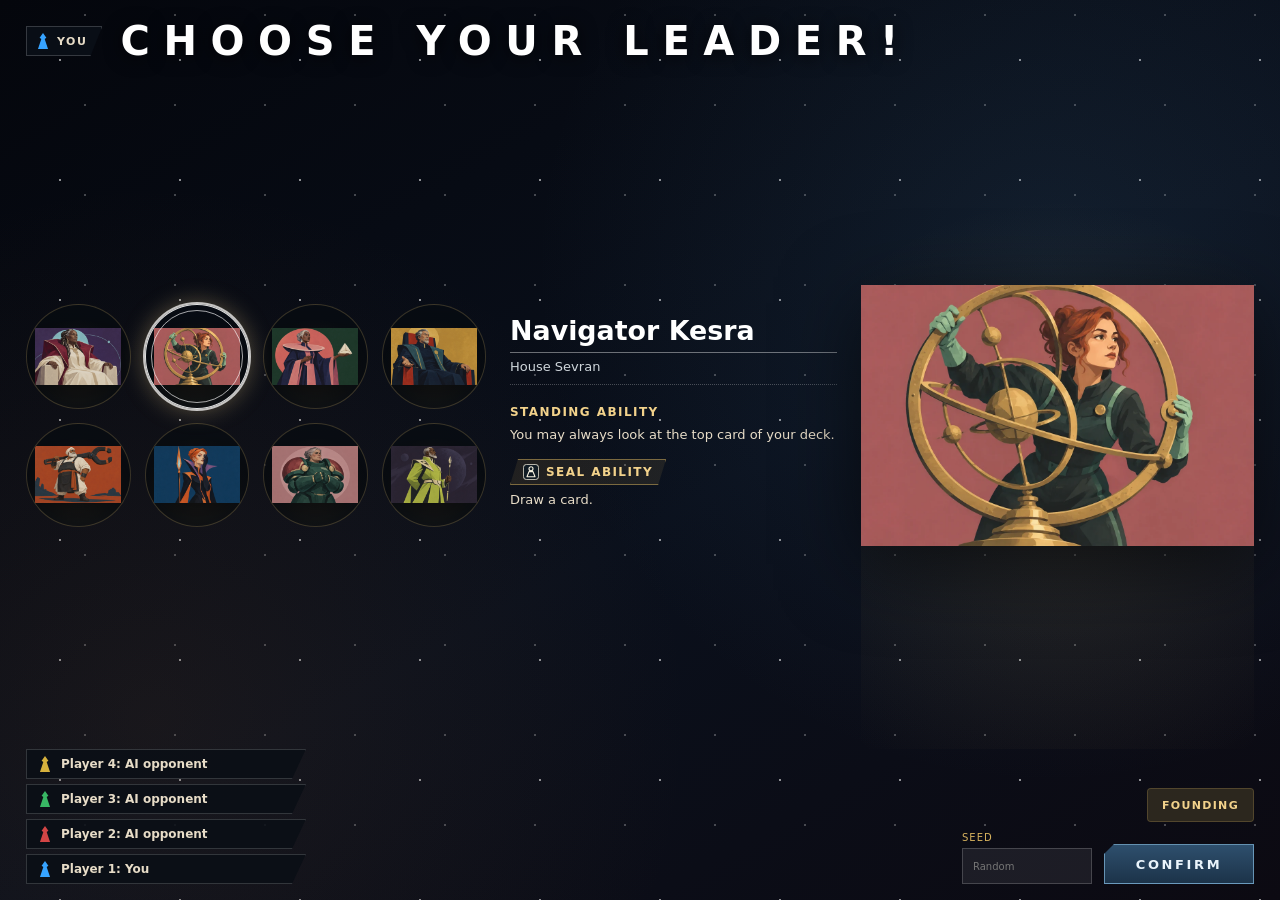
<file: index.html>
<!doctype html>
<html lang="en">
  <head>
    <meta charset="utf-8">
    <meta name="viewport" content="width=device-width, initial-scale=1">
    <title>Ashen Concord</title>
<link rel="stylesheet" href="./styles.css?v=20260924_table">
    <link rel="stylesheet" href="./table.css?v=20260924_table">
    <link rel="stylesheet" href="./concord.css?v=20260925_readability">
  <link rel="icon" href="./assets/starfall/icons/starfall-compact.svg">
  </head>
  <body>
    <div id="app" class="loading-screen">Loading game...</div>
    <script src="./uprising_data.js?v=20260924_table"></script>
    <script src="./presentation.js?v=20260924_table"></script>
    <script src="./concord-data.js?v=1"></script>
    <script src="./concord.js?v=20260925_readability"></script>
    <script>window.DUNE_AGENT_DEFAULT_SKIN="starfall";
window.DUNE_AGENT_ALLOWED_SKINS=["starfall"];window.DUNE_AGENT_PLAYER_COUNT=4;
window.DUNE_AGENT_MODEL_DOWNLOAD="./downloads/imperium-compact-v2.zip";</script>
    <script src="./starfall_static_web.js?v=4424ce458232fb11"></script>
    <script src="./static-engine.js?v=4424ce458232fb11" data-asset-version="4424ce458232fb11"></script>
    <script src="./app.js?v=20260925_readability"></script>
  <footer style="padding:16px;text-align:center;font:14px system-ui;color:#baa98e">
Trained AI · Imperium Compact v2 · Runs on your device<br>
<a href="./downloads/imperium-compact-v2.zip" download>Download model weights</a> ·
<a href="./MODEL_CARD.md">Training and model details</a> ·
<a href="./LICENSE">License</a>
</footer></body>
</html>
</file>
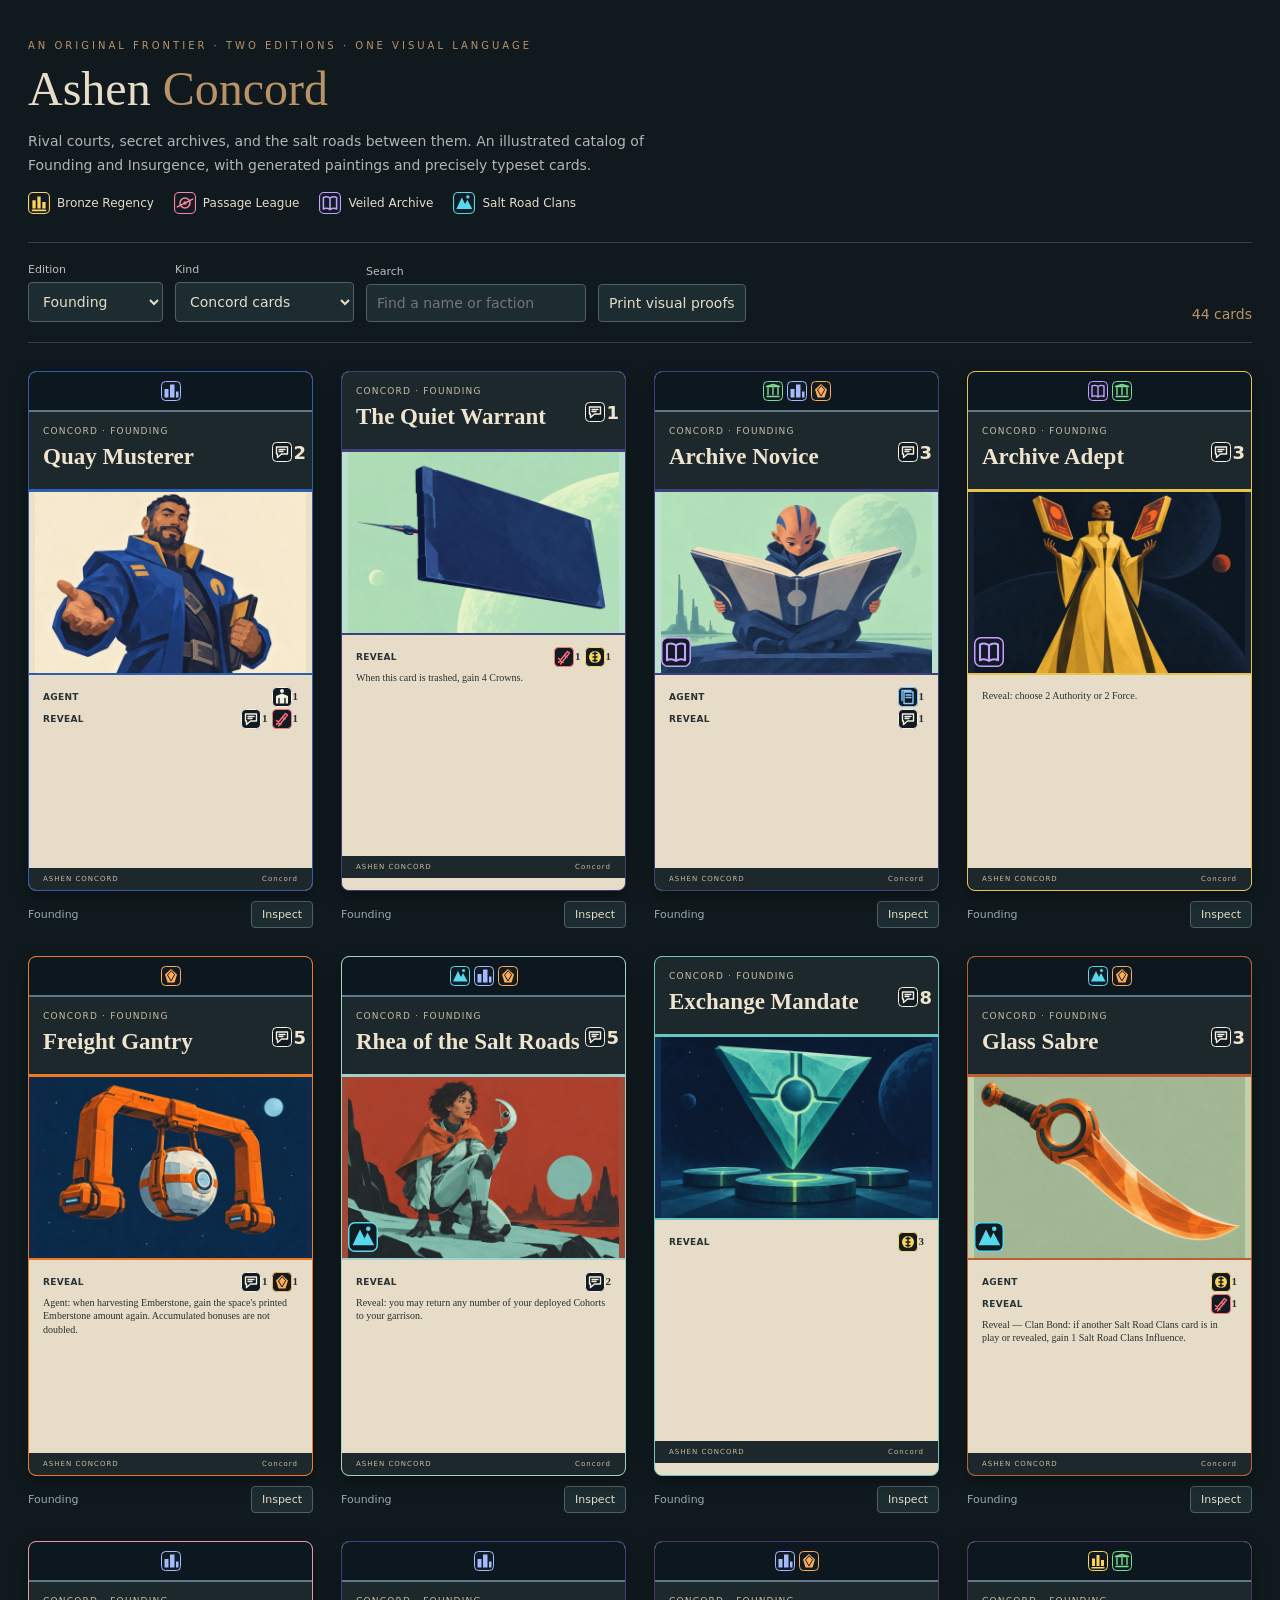
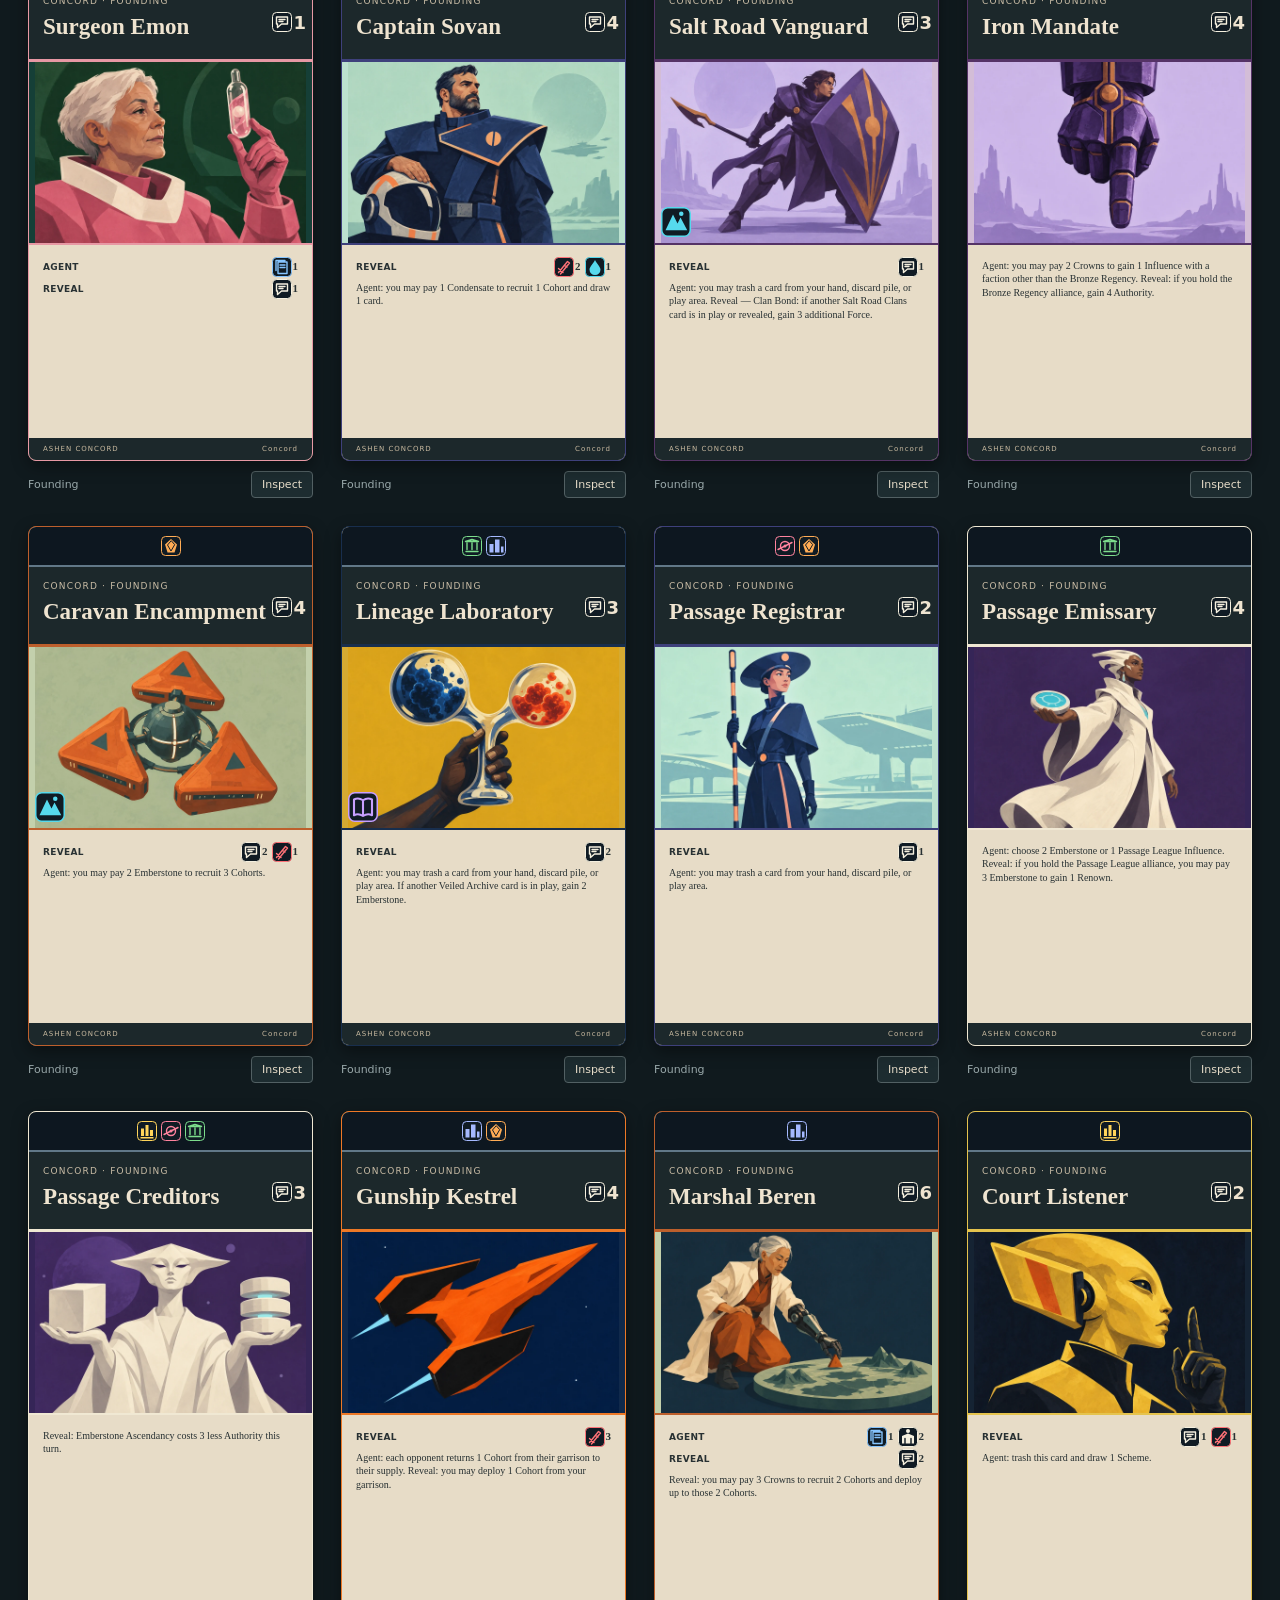
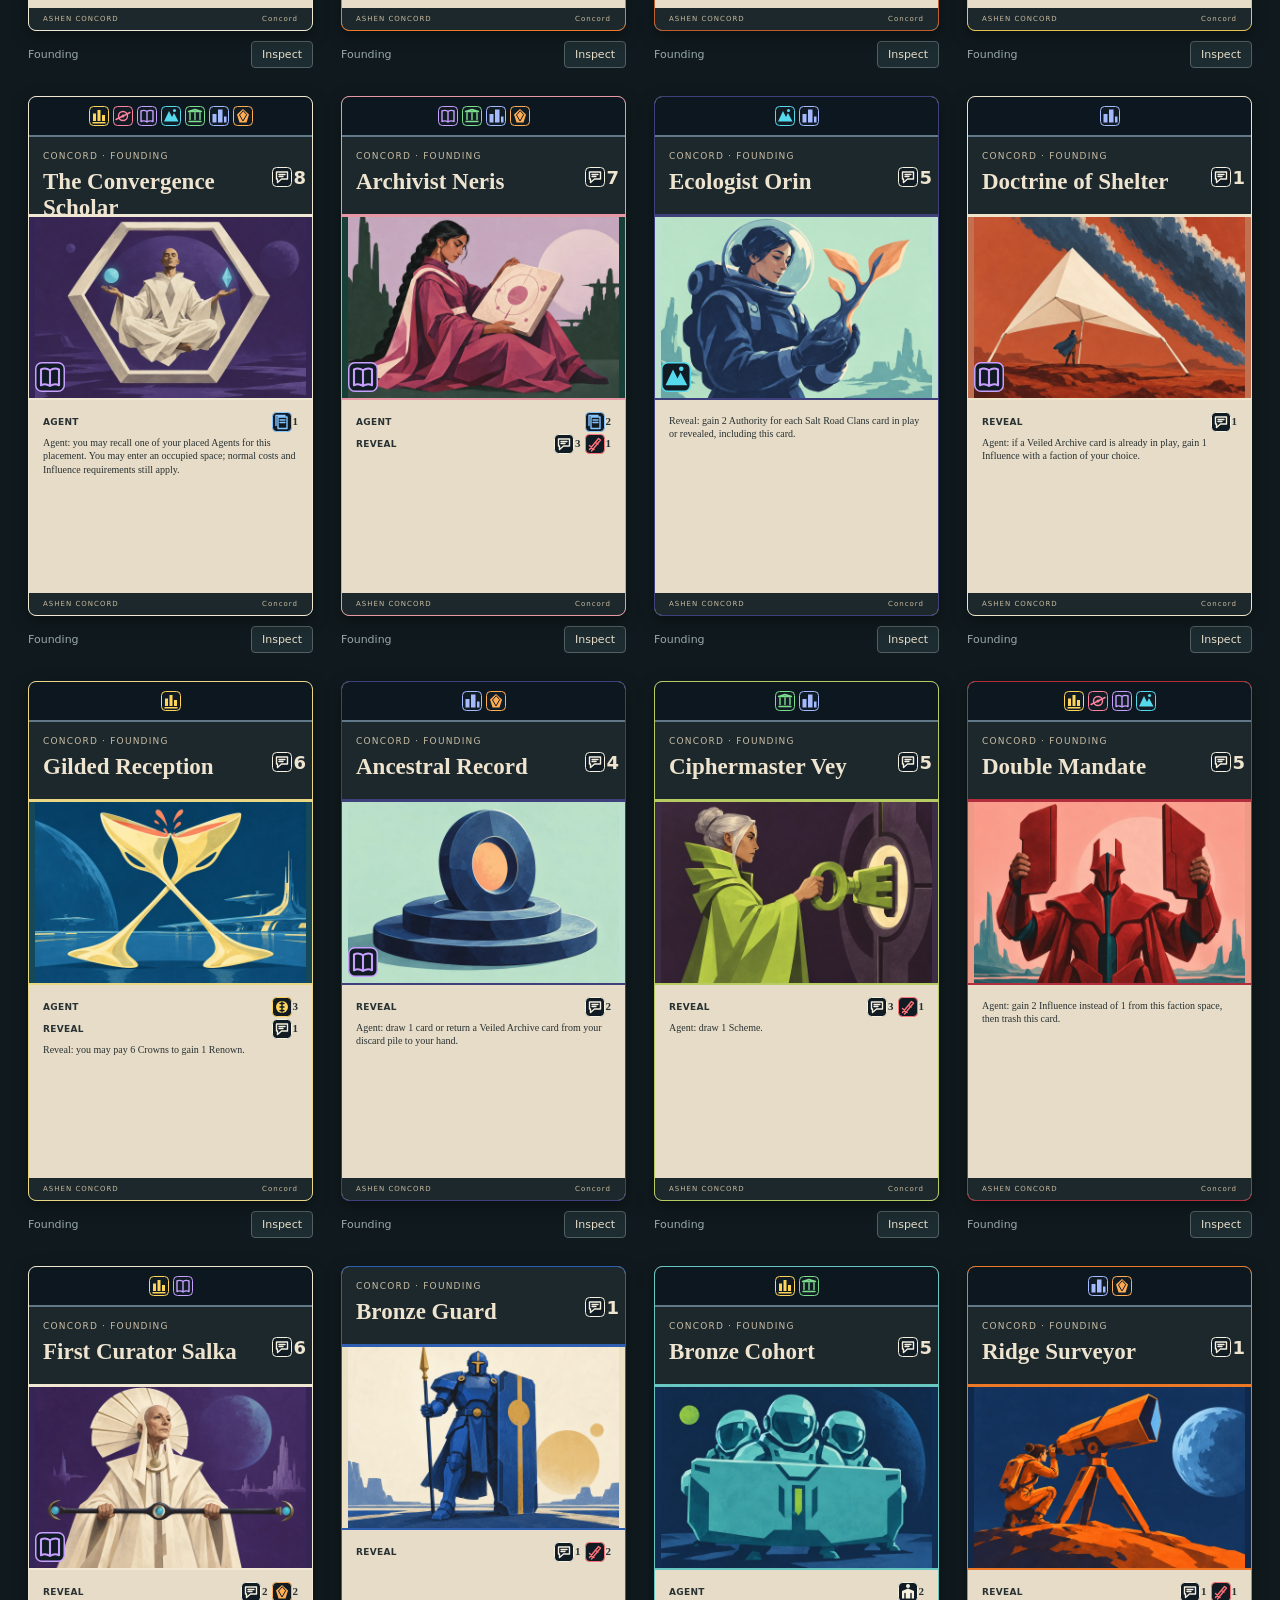
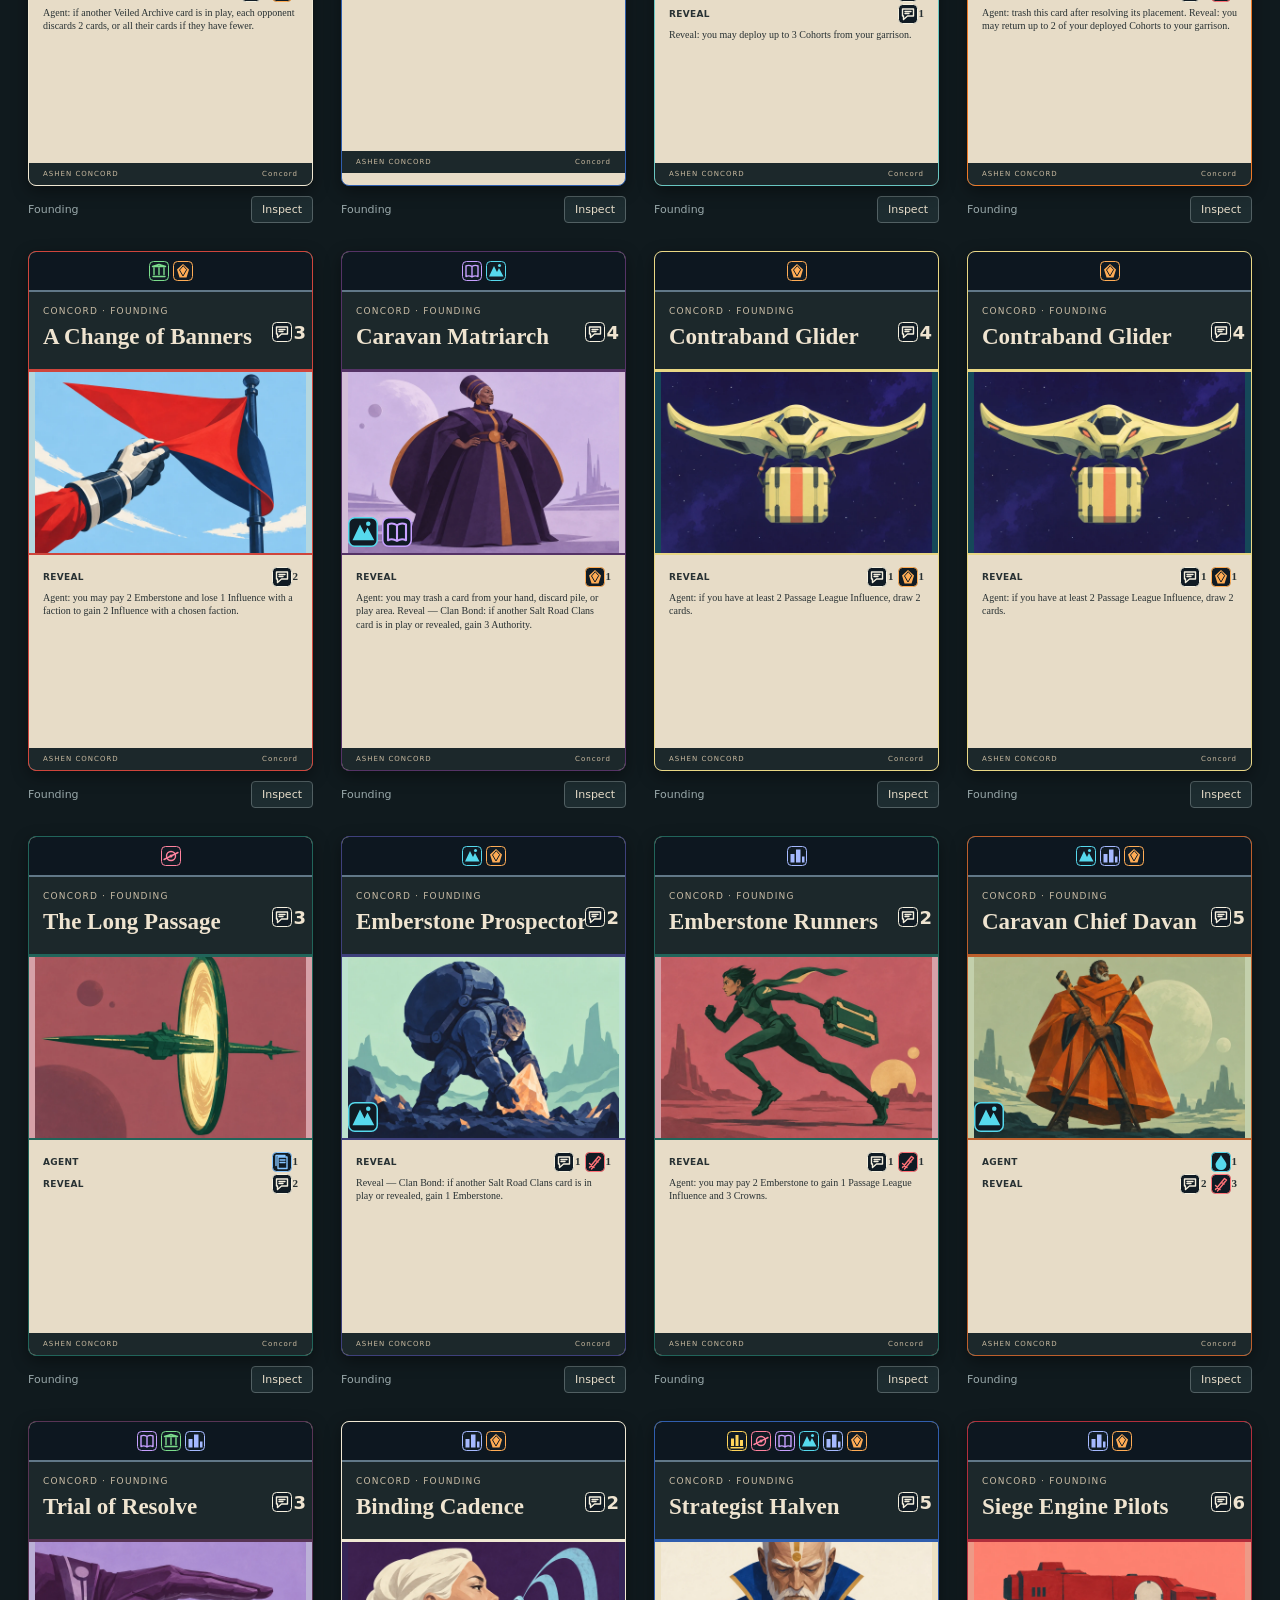
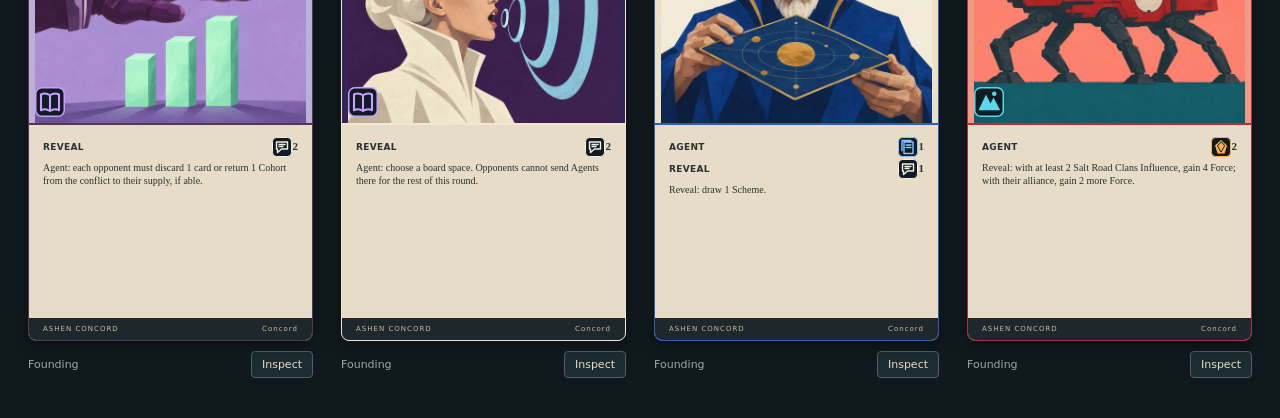
<file: concord-catalog.html>
<!doctype html>
<html lang="en"><head><meta charset="utf-8"><meta name="viewport" content="width=device-width,initial-scale=1">
<title>Ashen Concord · Card catalog</title><link rel="stylesheet" href="./concord.css?v=20260925_readability">
<style>
*{box-sizing:border-box}body{margin:0;background:#101a1e;color:#e6dcc8;font:14px system-ui,sans-serif}
main{max-width:1560px;margin:auto;padding:40px 28px}h1{font:48px Georgia,serif;margin:10px 0}h1 span{color:#b99268}
.intro{max-width:680px;color:#aeb7b5;line-height:1.7}.eyebrow{letter-spacing:3px;text-transform:uppercase;color:#b99268;font-size:10px}
.toolbar{display:flex;flex-wrap:wrap;gap:12px;align-items:end;margin:28px 0;padding-block:20px;border-block:1px solid #334145}
label{display:grid;gap:6px;font-size:11px;color:#b7c0be}select,input,button{font:14px system-ui;color:#e6dcc8;background:#1d2c30;border:1px solid #526063;border-radius:4px;padding:10px}
button{cursor:pointer}input{min-width:220px}.count{margin-left:auto;color:#b99268}.catalog-grid{display:grid;grid-template-columns:repeat(auto-fill,minmax(250px,1fr));gap:28px;align-items:start}
.catalog-entry{min-width:0}.catalog-entry>.ac-card{width:100%;height:440px}.catalog-entry .ac-card-header{height:100px;flex-basis:100px;padding:14px}
.catalog-entry .ac-card-header strong{font-size:23px;line-height:1.1;padding-top:8px}.catalog-entry .ac-card-type{font-size:9px}
.catalog-entry .ac-cost{top:30px;font-size:18px}.catalog-entry .ac-rules{padding:10px 14px;max-height:43%}.catalog-entry .ac-rules p{font-size:11px;line-height:1.35}
.catalog-entry .ac-rule-row>span{font-size:9px}.catalog-entry .ac-card-footer{font-size:7px;padding:7px 14px}.catalog-entry .ac-icon{width:20px;height:20px}
.catalog-entry .ac-factions .ac-icon{width:30px;height:30px}.entry-controls{display:flex;justify-content:space-between;align-items:center;margin-top:10px;font-size:11px;color:#99a8aa}
.entry-controls button{font-size:11px;padding:6px 10px}.faction-key{display:flex;gap:20px;flex-wrap:wrap}.faction-key span{display:flex;align-items:center;gap:7px;font-size:12px}
.ac-detail{max-width:760px;width:90vw;background:#e7dcc7;color:#222b2b;border:1px solid #b99268;padding:28px;border-radius:8px}.ac-detail::backdrop{background:#071014db}
.ac-detail h2{font:30px Georgia,serif}.ac-detail p{font:16px/1.6 Georgia,serif}.ac-detail .close{float:right}.art-missing{outline:2px dashed #ba724e}.loading-status{color:#b99268}
@media print{@page{size:A4;margin:10mm}body{background:white}main{padding:0}.catalog-header,.toolbar,.entry-controls,dialog{display:none!important}.catalog-grid{grid-template-columns:repeat(3,63mm);gap:4mm}.catalog-entry{break-inside:avoid}.catalog-entry>.ac-card{width:63mm;height:94mm;box-shadow:none;print-color-adjust:exact}.catalog-entry .ac-card-header strong{font-size:15px}.catalog-entry .ac-card-header{min-height:48px;padding:9px}.catalog-entry .ac-rules p{font-size:8px}.catalog-entry .ac-card-type{font-size:6px}.catalog-entry .ac-rules{padding:6px;max-height:48%}.catalog-entry .ac-card-footer{font-size:5px}.catalog-entry .ac-cost{top:22px;font-size:12px}.catalog-entry .ac-icon{width:14px;height:14px}}
</style></head><body><main>
<header class="catalog-header"><div class="eyebrow">An original frontier · Two editions · One visual language</div>
<h1>Ashen <span>Concord</span></h1><p class="intro">Rival courts, secret archives, and the salt roads between them. An illustrated catalog of Founding and Insurgence, with generated paintings and precisely typeset cards.</p>
<div id="factions" class="faction-key"></div></header>
<section class="toolbar" aria-label="Catalog filters"><label>Edition<select id="edition"><option value="imperium">Founding</option><option value="uprising">Insurgence</option><option value="all">Both editions</option></select></label>
<label>Kind<select id="kind"><option value="all">All</option><option value="imperium" selected>Concord cards</option><option value="other">Starter and reserve</option><option value="intrigue">Schemes</option><option value="leader">Leaders</option><option value="conflict">Conflicts</option><option value="location">Locations</option><option value="contract">Charters</option></select></label>
<label>Search<input id="search" type="search" placeholder="Find a name or faction"></label><button id="print">Print visual proofs</button><span id="count" class="count" aria-live="polite"></span></section>
<div id="catalog" class="catalog-grid"></div></main>
<dialog id="details" class="ac-detail"><button class="close" type="button">Close</button><div class="detail-content"></div></dialog>
<script src="./uprising_data.js"></script><script src="./concord-data.js"></script><script src="./concord.js?v=20260925_readability"></script><script src="./concord-catalog.js"></script>
</body></html>
</file>
<file: styles.css>
:root {
  color-scheme: dark;
  font-family: Inter, ui-sans-serif, system-ui, -apple-system, BlinkMacSystemFont, "Segoe UI", sans-serif;
  background: #05070d;
  color: #f4ead6;
  --gold: #d8b35e;
  --gold-bright: #f2d28b;
  --panel: rgba(7, 10, 16, 0.88);
  --panel-line: rgba(216, 179, 94, 0.32);
  --emperor: #d8b35e;
  --spacing_guild: #e0823b;
  --bene_gesserit: #9a6fd6;
  --fremen: #4d9fdd;
  --landsraad: #5da765;
  --choam: #c052a8;
  --cities: #b56b3f;
  --spice_trade: #cf8a3e;
}

* {
  box-sizing: border-box;
  scrollbar-width: none;
}

/* Never paint scrollbars (Chrome/Safari fallback) — panels still scroll. */
*::-webkit-scrollbar {
  width: 0;
  height: 0;
  display: none;
}

html,
body {
  height: 100%;
}

body {
  margin: 0;
  overflow: hidden;
  background: #05070d;
}

button,
input {
  font: inherit;
}

img {
  -webkit-user-drag: none;
  user-select: none;
}

button {
  color: inherit;
}

.loading-screen {
  min-height: 100vh;
  display: grid;
  place-items: center;
  color: var(--gold-bright);
  background: #05070d;
}

.loading-screen.failed {
  align-content: center;
  gap: 10px;
  text-align: center;
}

.zone-label {
  text-transform: uppercase;
  letter-spacing: 0.1em;
  font-size: 10px;
  font-weight: 800;
  color: var(--gold);
}

/* ============================== */
/* Leader select                  */
/* ============================== */

.leader-select {
  position: fixed;
  inset: 0;
  display: flex;
  flex-direction: column;
  overflow: hidden;
  padding: 18px 26px 16px;
  background:
    radial-gradient(circle at 82% 30%, rgba(64, 110, 145, 0.16), transparent 42%),
    radial-gradient(circle at 12% 80%, rgba(120, 73, 36, 0.14), transparent 40%),
    radial-gradient(circle, rgba(255, 255, 255, 0.55) 0 1px, transparent 1.4px) 0 0 / 120px 120px,
    radial-gradient(circle, rgba(255, 255, 255, 0.25) 0 1px, transparent 1.4px) 40px 60px / 90px 90px,
    linear-gradient(150deg, #04060c 0%, #0a101c 55%, #0c0a12 100%);
}

.ls-top {
  display: flex;
  align-items: center;
  gap: 18px;
}

.ls-player-tab {
  display: inline-flex;
  align-items: center;
  gap: 8px;
  padding: 6px 14px 6px 10px;
  border: 1px solid rgba(255, 255, 255, 0.18);
  background: rgba(10, 16, 24, 0.85);
  clip-path: polygon(0 0, 100% 0, calc(100% - 12px) 100%, 0 100%);
  font-size: 11px;
  font-weight: 800;
  letter-spacing: 0.14em;
  text-transform: uppercase;
}

.pawn {
  display: inline-block;
  width: 12px;
  height: 16px;
  background: var(--player-color, #38b764);
  clip-path: polygon(50% 0, 78% 30%, 64% 38%, 92% 100%, 8% 100%, 36% 38%, 22% 30%);
  filter: drop-shadow(0 1px 2px rgba(0, 0, 0, 0.6));
}

.ls-top h1 {
  margin: 0;
  font-size: clamp(26px, 3.6vw, 40px);
  font-weight: 700;
  letter-spacing: 0.34em;
  text-transform: uppercase;
  color: #fff;
  text-shadow: 0 2px 18px rgba(0, 0, 0, 0.8);
}

.ls-body {
  flex: 1 1 auto;
  min-height: 0;
  display: grid;
  grid-template-columns: minmax(300px, 460px) minmax(320px, 1fr) minmax(260px, 32%);
  gap: 24px;
  align-items: center;
  padding-top: 18px;
}

.ls-hexes {
  display: grid;
  grid-template-columns: repeat(4, minmax(0, 1fr));
  gap: 14px;
  max-width: 460px;
}

.ls-hex {
  position: relative;
  width: 100%;
  aspect-ratio: 1;
  padding: 8%;
  border: 1px solid rgba(216, 179, 94, 0.26);
  border-radius: 50%;
  background:
    radial-gradient(circle at 50% 64%, rgba(216, 179, 94, 0.13), transparent 62%),
    rgba(8, 13, 20, 0.62);
  cursor: pointer;
  overflow: hidden;
  transition: border-color 140ms ease, box-shadow 140ms ease, transform 140ms ease, filter 140ms ease;
  filter: saturate(0.85) brightness(0.9);
}

.ls-hex:nth-child(even) {
  transform: none;
}

.ls-hex:hover {
  transform: translateY(-3px);
  filter: saturate(1) brightness(1.06);
  z-index: 2;
}

.ls-hex.selected {
  border-color: rgba(255, 255, 255, 0.88);
  filter: none;
  z-index: 3;
  box-shadow:
    0 0 0 2px rgba(255, 255, 255, 0.72),
    0 0 24px color-mix(in srgb, var(--gold-bright) 38%, transparent);
}

.ls-hex.selected::after {
  content: "";
  position: absolute;
  inset: 5px;
  border: 1px solid rgba(255, 255, 255, 0.64);
  border-radius: 50%;
  pointer-events: none;
}

.ls-hex-art,
.ls-hex .image-fallback {
  width: 100%;
  height: 100%;
  object-fit: contain;
  object-position: center;
  display: block;
  filter: drop-shadow(0 10px 16px rgba(0, 0, 0, 0.58));
}

.ls-detail {
  max-width: 460px;
  padding-top: 8px;
}

.ls-detail h2 {
  margin: 0 0 2px;
  font-size: clamp(20px, 2.1vw, 27px);
  font-weight: 800;
  color: #fff;
  border-bottom: 1px solid rgba(255, 255, 255, 0.4);
  padding-bottom: 6px;
}

.ls-house {
  margin: 6px 0 16px;
  font-size: 13px;
  color: #cfd6db;
  border-bottom: 1px dotted rgba(255, 255, 255, 0.25);
  padding-bottom: 10px;
}

.ls-ability {
  margin-bottom: 14px;
}

.ls-ability-name {
  display: inline-flex;
  align-items: center;
  gap: 7px;
  font-size: 12px;
  font-weight: 800;
  letter-spacing: 0.12em;
  text-transform: uppercase;
  color: var(--gold-bright);
}

.ls-ability.signet .ls-ability-name {
  padding: 4px 12px;
  border: 1px solid rgba(216, 179, 94, 0.5);
  background: rgba(216, 179, 94, 0.1);
  clip-path: polygon(8px 0, 100% 0, calc(100% - 8px) 100%, 0 100%);
}

.ls-ability-name img {
  width: 16px;
  height: 16px;
  object-fit: contain;
}

.ls-ability p {
  margin: 6px 0 0;
  font-size: 13px;
  line-height: 1.45;
  color: #e8ddc8;
}

.ls-portrait {
  position: relative;
  align-self: stretch;
  min-height: 0;
  display: flex;
  align-items: center;
  justify-content: center;
  overflow: visible;
  background: radial-gradient(circle at 50% 64%, rgba(216, 179, 94, 0.12), transparent 66%);
}

.ls-portrait::before {
  content: none;
}

.ls-portrait-art,
.ls-portrait .image-fallback {
  width: 100%;
  height: 100%;
  max-height: none;
  object-fit: contain;
  object-position: center;
  display: block;
  filter: drop-shadow(0 18px 40px rgba(0, 0, 0, 0.6));
}

.ls-portrait {
  max-height: calc(100vh - 230px);
}

.ls-footer {
  display: flex;
  align-items: flex-end;
  justify-content: space-between;
  gap: 18px;
}

.ls-roster {
  display: grid;
  gap: 5px;
}

.ls-roster-row {
  display: flex;
  align-items: center;
  gap: 10px;
  width: 280px;
  padding: 6px 12px;
  border: 1px solid rgba(255, 255, 255, 0.16);
  background: rgba(10, 15, 22, 0.85);
  clip-path: polygon(0 0, 100% 0, calc(100% - 14px) 100%, 0 100%);
  font-size: 12px;
  font-weight: 700;
}

.uprising-start-preview {
  width: min(430px, 100%);
  display: grid;
  gap: 8px;
}

.uprising-preview-chips {
  display: flex;
  flex-wrap: wrap;
  gap: 6px;
}

.uprising-preview-chips span {
  min-height: 26px;
  display: inline-flex;
  align-items: center;
  padding: 4px 9px;
  border: 1px solid rgba(118, 192, 166, 0.38);
  background: rgba(9, 39, 38, 0.68);
  color: #d9f5e7;
  border-radius: 4px;
  font-size: 10px;
  font-weight: 900;
  letter-spacing: 0.08em;
  text-transform: uppercase;
}

.uprising-preview-board {
  display: grid;
  grid-template-columns: repeat(4, minmax(0, 1fr));
  gap: 7px;
}

.uprising-preview-space {
  position: relative;
  min-width: 0;
  aspect-ratio: 4 / 3;
  margin: 0;
  overflow: hidden;
  border: 1px solid rgba(216, 179, 94, 0.26);
  border-radius: 5px;
  background: rgba(8, 13, 20, 0.86);
}

.uprising-preview-art,
.uprising-preview-space .image-fallback {
  width: 100%;
  height: 100%;
  object-fit: cover;
  display: block;
}

.uprising-preview-space figcaption {
  position: absolute;
  left: 0;
  right: 0;
  bottom: 0;
  padding: 5px 6px;
  background: linear-gradient(180deg, transparent, rgba(4, 8, 10, 0.92) 34%);
  color: #fff4d8;
  font-size: 10px;
  font-weight: 900;
  line-height: 1.1;
  text-shadow: 0 1px 3px rgba(0, 0, 0, 0.82);
}

.ls-actions {
  display: flex;
  align-items: end;
  gap: 12px;
}

.skin-selector {
  display: inline-flex;
  align-items: stretch;
  overflow: hidden;
  border: 1px solid rgba(216, 179, 94, 0.36);
  background: rgba(6, 10, 16, 0.76);
  border-radius: 4px;
}

.skin-selector button {
  min-width: 86px;
  min-height: 32px;
  padding: 6px 14px;
  border: 0;
  border-right: 1px solid rgba(216, 179, 94, 0.24);
  background: transparent;
  color: #d8d1c3;
  cursor: pointer;
  font-size: 11px;
  font-weight: 900;
  letter-spacing: 0.12em;
  text-transform: uppercase;
}

.skin-selector button:last-child {
  border-right: 0;
}

.skin-selector button:hover:not(:disabled),
.skin-selector button.active {
  background: rgba(216, 179, 94, 0.18);
  color: var(--gold-bright);
}

.skin-selector button:disabled {
  cursor: wait;
  opacity: 0.62;
}

.ls-skin {
  justify-self: end;
}

.ls-skin button {
  flex: 0 0 auto;
}

.ls-start-panel {
  display: grid;
  justify-items: end;
  gap: 10px;
  min-width: min(100%, 360px);
}

.ls-actions label {
  display: grid;
  gap: 5px;
  color: var(--gold);
  font-size: 10px;
  text-transform: uppercase;
  letter-spacing: 0.1em;
}

.ls-actions input {
  width: 130px;
  min-height: 36px;
  border: 1px solid rgba(255, 255, 255, 0.18);
  background: rgba(255, 255, 255, 0.07);
  color: #f4ead6;
  padding: 7px 10px;
}

.ls-actions input:disabled,
.ls-hex:disabled {
  cursor: wait;
  opacity: 0.65;
}

.confirm-button {
  min-width: 150px;
  min-height: 40px;
  border: 1px solid rgba(139, 196, 232, 0.65);
  background: linear-gradient(180deg, #2e4f6d, #1c3349);
  color: #eaf4fb;
  padding: 8px 22px;
  cursor: pointer;
  font-weight: 800;
  letter-spacing: 0.2em;
  text-transform: uppercase;
  font-size: 13px;
  clip-path: polygon(10px 0, 100% 0, 100% 100%, 0 100%, 0 10px);
  box-shadow: 0 4px 18px rgba(0, 0, 0, 0.5);
}

.confirm-button:hover {
  background: linear-gradient(180deg, #3a6188, #234059);
}

.confirm-button:disabled {
  cursor: not-allowed;
  opacity: 0.62;
}

.ls-start-progress {
  display: grid;
  gap: 7px;
  width: min(360px, 100%);
  color: #d9e7f2;
  font-size: 10px;
  font-weight: 900;
  letter-spacing: 0.16em;
  text-transform: uppercase;
}

.ls-progress-bar {
  position: relative;
  height: 8px;
  overflow: hidden;
  border: 1px solid rgba(139, 196, 232, 0.58);
  background: rgba(7, 14, 22, 0.78);
  clip-path: polygon(7px 0, 100% 0, 100% 100%, 0 100%, 0 7px);
  box-shadow: 0 0 18px rgba(93, 167, 205, 0.18);
}

.ls-progress-bar::before {
  content: "";
  position: absolute;
  inset: 0 auto 0 0;
  width: 44%;
  background: linear-gradient(90deg, transparent, #8bc4e8 22%, #f2d28b 76%, transparent);
  animation: ls-progress-sweep 1.05s ease-in-out infinite;
}

@keyframes ls-progress-sweep {
  from {
    transform: translateX(-110%);
  }
  to {
    transform: translateX(250%);
  }
}

@media (max-width: 760px) {
  .leader-select {
    padding: 18px 14px 14px;
    overflow-x: hidden;
    overflow-y: auto;
  }

  .ls-top {
    align-items: flex-start;
    gap: 12px;
  }

  .ls-player-tab {
    flex: 0 0 auto;
  }

  .ls-top h1 {
    font-size: 26px;
    line-height: 1.15;
    letter-spacing: 0.18em;
  }

  .ls-body {
    flex: 0 0 auto;
    display: grid;
    grid-template-columns: 1fr;
    gap: 18px;
    align-items: stretch;
    padding-top: 28px;
  }

  .ls-hexes {
    grid-template-columns: repeat(4, minmax(0, 1fr));
    gap: 10px;
    max-width: none;
  }

  .ls-detail {
    max-width: none;
    padding-top: 0;
  }

  .ls-detail h2 {
    font-size: 22px;
  }

  .ls-portrait {
    display: none;
  }

  .ls-footer {
    flex: 0 0 auto;
    flex-direction: column;
    align-items: stretch;
    gap: 12px;
    padding-top: 18px;
  }

  .ls-roster-row {
    width: 100%;
  }

  .uprising-start-preview {
    width: 100%;
  }

  .uprising-preview-board {
    display: none;
  }

  .ls-actions {
    align-items: end;
    width: 100%;
  }

  .ls-start-panel {
    justify-items: stretch;
    width: 100%;
  }

  .ls-skin {
    width: 100%;
  }

  .ls-skin button {
    flex: 1 1 0;
  }

  .ls-actions label {
    flex: 1 1 auto;
    min-width: 0;
  }

  .ls-actions input {
    width: 100%;
  }

  .confirm-button {
    min-width: 128px;
    padding-inline: 18px;
    letter-spacing: 0.16em;
  }
}

@media (prefers-reduced-motion: reduce) {
  .ls-progress-bar::before {
    width: 100%;
    animation: none;
    opacity: 0.72;
  }
}

/* ============================== */
/* Game screen scaffolding        */
/* ============================== */

.game-screen {
  position: fixed;
  inset: 0;
  /* clip (not hidden): a hidden overflow container can still be scrolled
     programmatically (e.g. by click-focus on an element below the fold),
     and with scrollbars suppressed the user has no way to scroll back. */
  overflow: clip;
}

.board-layer {
  position: absolute;
  inset: 0;
  background:
    linear-gradient(90deg, rgba(3, 6, 11, 0.86) 0%, rgba(3, 6, 11, 0.28) 42%, rgba(3, 6, 11, 0.62) 100%),
    radial-gradient(circle at 72% 72%, rgba(27, 118, 142, 0.18) 0 18%, transparent 46%),
    radial-gradient(circle, rgba(255, 255, 255, 0.8) 0 1px, transparent 1.2px) 0 0 / 97px 97px,
    radial-gradient(circle, rgba(255, 255, 255, 0.3) 0 1px, transparent 1.2px) 31px 47px / 143px 143px,
    url("./assets/starfall/board/orbital-ring-backdrop.webp") center / cover no-repeat,
    linear-gradient(135deg, #04060c 0%, #0a1018 48%, #08131a 100%);
}

.planet {
  display: none;
}

body[data-skin="dune"] .board-layer,
body[data-skin="uprising"] .board-layer {
  background:
    radial-gradient(circle at 70% 62%, rgba(196, 130, 70, 0.34) 0 16%, rgba(124, 78, 47, 0.3) 30%, transparent 48%),
    radial-gradient(circle at 30% 12%, rgba(34, 88, 84, 0.3), transparent 34%),
    radial-gradient(circle, rgba(255, 255, 255, 0.8) 0 1px, transparent 1.2px) 0 0 / 97px 97px,
    radial-gradient(circle, rgba(255, 255, 255, 0.3) 0 1px, transparent 1.2px) 31px 47px / 143px 143px,
    linear-gradient(135deg, #04060c 0%, #0a1018 48%, #150d0e 100%);
}

body[data-skin="dune"] .planet,
body[data-skin="uprising"] .planet {
  display: block;
  position: absolute;
  right: -4%;
  bottom: -38%;
  width: 68%;
  aspect-ratio: 1;
  border-radius: 50%;
  background:
    radial-gradient(circle at 40% 32%, rgba(238, 189, 122, 0.92), rgba(150, 88, 52, 0.75) 44%, rgba(70, 43, 34, 0.4) 66%, transparent 70%),
    repeating-radial-gradient(circle at 38% 34%, rgba(255, 255, 255, 0.08) 0 2px, transparent 3px 11px);
  filter: saturate(0.8);
}

.observation-links {
  position: absolute;
  inset: 0;
  z-index: 1;
  pointer-events: none;
  overflow: visible;
}

.observation-links line {
  stroke: rgba(240, 224, 180, 0.4);
  stroke-width: 1.6;
  stroke-dasharray: 5 4;
  stroke-linecap: round;
  vector-effect: non-scaling-stroke;
}

/* Observation posts: nodes between linked spaces where Spies sit. */
.observation-post {
  position: absolute;
  z-index: 6;
  display: flex;
  align-items: center;
  gap: 2px;
  padding: 2px;
  min-width: 16px;
  min-height: 16px;
  justify-content: center;
  transform: translate(-50%, -50%);
  border: 1px solid rgba(240, 224, 180, 0.55);
  border-radius: 999px;
  background: radial-gradient(circle at 40% 32%, rgba(38, 44, 54, 0.96), rgba(10, 13, 18, 0.96));
  box-shadow: 0 2px 8px rgba(0, 0, 0, 0.65);
  pointer-events: none;
}

.observation-post.occupied {
  border-color: rgba(242, 210, 139, 0.85);
  box-shadow:
    0 0 10px rgba(242, 210, 139, 0.35),
    0 2px 8px rgba(0, 0, 0, 0.65);
}

.observation-post .post-pin {
  width: 6px;
  height: 6px;
  border-radius: 50%;
  background: rgba(240, 224, 180, 0.65);
  box-shadow: 0 0 5px rgba(240, 224, 180, 0.5);
}

.spy-token {
  display: inline-grid;
  place-items: center;
  width: 17px;
  height: 17px;
  border-radius: 50%;
  border: 2px solid var(--player-color, #fff);
  background: radial-gradient(circle at 38% 30%, #2a3038, #0b0e13 78%);
  box-shadow: 0 2px 6px rgba(0, 0, 0, 0.75);
}

.spy-token img {
  width: 12px;
  height: 12px;
  object-fit: contain;
  filter: drop-shadow(0 1px 1px rgba(0, 0, 0, 0.6));
}

.instruction-bar {
  position: absolute;
  top: 0;
  left: 50%;
  transform: translateX(-50%);
  z-index: 30;
  padding: 8px 34px 9px;
  background: linear-gradient(180deg, rgba(4, 6, 10, 0.92), rgba(4, 6, 10, 0.62));
  border-bottom: 1px solid rgba(255, 255, 255, 0.12);
  border-left: 1px solid rgba(255, 255, 255, 0.07);
  border-right: 1px solid rgba(255, 255, 255, 0.07);
  font-size: 14px;
  font-weight: 700;
  color: #fff;
  letter-spacing: 0.02em;
  white-space: nowrap;
  max-width: 70vw;
  overflow: hidden;
  text-overflow: ellipsis;
}

.top-icons {
  position: absolute;
  top: 6px;
  right: 8px;
  z-index: 40;
  display: flex;
  align-items: center;
  gap: 6px;
}

.uprising-global-status {
  display: flex;
  align-items: center;
  gap: 4px;
  margin-right: 2px;
}

.uprising-global-chip {
  display: inline-flex;
  align-items: center;
  gap: 5px;
  min-height: 30px;
  padding: 0 8px;
  border: 1px solid rgba(216, 179, 94, 0.34);
  background: rgba(8, 12, 18, 0.86);
  color: rgba(244, 234, 214, 0.82);
  font-size: 10px;
  font-weight: 900;
  letter-spacing: 0.08em;
  line-height: 1;
  text-transform: uppercase;
}

.uprising-global-chip-icon {
  width: 15px;
  height: 15px;
  border-radius: 50%;
  object-fit: cover;
  filter: drop-shadow(0 1px 1px rgba(0, 0, 0, 0.7));
}

.uprising-global-chip em {
  display: grid;
  place-items: center;
  min-width: 18px;
  height: 18px;
  padding: 0 4px;
  border-radius: 9px;
  background: rgba(216, 179, 94, 0.24);
  color: var(--gold-bright);
  font-style: normal;
  font-size: 10px;
}

.uprising-global-chip.shield-wall.standing em {
  background: rgba(98, 180, 115, 0.28);
  color: #d8ffd9;
}

.uprising-global-chip.shield-wall.fallen em {
  background: rgba(198, 67, 56, 0.28);
  color: #ffd7d2;
}

.top-icon {
  position: relative;
  width: 34px;
  height: 30px;
  display: grid;
  place-items: center;
  border: 1px solid rgba(255, 255, 255, 0.2);
  background: rgba(8, 12, 18, 0.85);
  color: #e8e2d2;
  cursor: pointer;
  font-size: 14px;
  line-height: 1;
}

.top-icon:hover,
.top-icon.open {
  border-color: var(--gold-bright);
  color: var(--gold-bright);
  background: rgba(216, 179, 94, 0.14);
}

.top-icon b {
  position: absolute;
  right: -5px;
  top: -6px;
  min-width: 15px;
  padding: 1px 3px;
  border-radius: 8px;
  background: var(--gold);
  color: #05070d;
  font-size: 9px;
  line-height: 1.2;
  font-weight: 900;
}

/* ============================== */
/* Player plaques (left)          */
/* ============================== */

.player-strip {
  position: absolute;
  left: 0;
  top: 0;
  z-index: 20;
  display: flex;
  flex-direction: column;
  gap: 10px;
  width: 232px;
  padding: 8px 0 0 0;
  max-height: calc(100vh - 240px);
  overflow-y: auto;
}

.human-corner {
  position: absolute;
  left: 0;
  bottom: 4px;
  z-index: 26;
  width: 248px;
}

.plaque {
  position: relative;
  display: flex;
  flex-direction: column;
  filter: drop-shadow(0 3px 8px rgba(0, 0, 0, 0.45));
}

/* Portrait row: faction-colored band with the leader bust rising above it. */
.plaque-top {
  position: relative;
  display: flex;
  align-items: flex-end;
  gap: 10px;
  padding: 0 10px 0 6px;
  min-height: 58px;
  background: linear-gradient(90deg, rgba(5, 8, 13, 0.72) 0%, rgba(5, 8, 13, 0.4) 62%, transparent 100%);
}

.plaque-top::before {
  content: "";
  position: absolute;
  left: 0;
  right: 0;
  bottom: 0;
  height: 36px;
  pointer-events: none;
  background: linear-gradient(90deg,
    color-mix(in srgb, var(--player-color) 80%, #10141b) 0%,
    color-mix(in srgb, var(--player-color) 45%, transparent) 58%,
    transparent 100%);
}

.plaque.human .plaque-top::before {
  background: linear-gradient(90deg,
    color-mix(in srgb, var(--player-color) 85%, #10141b) 0%,
    color-mix(in srgb, var(--player-color) 38%, transparent) 58%,
    transparent 100%);
}

.plaque.active .plaque-top::before {
  filter: brightness(1.3) saturate(1.15);
  box-shadow: 0 0 18px color-mix(in srgb, var(--player-color) 50%, transparent);
}

.plaque.active .plaque-name {
  border-top-color: rgba(242, 210, 139, 0.65);
}

.plaque-portrait {
  position: relative;
  z-index: 1;
  flex: 0 0 auto;
  width: 58px;
  height: 58px;
}

.human-corner .plaque-portrait {
  width: 66px;
  height: 64px;
}

.human-corner .plaque-top {
  min-height: 64px;
}

.plaque-art,
.plaque-portrait .image-fallback {
  width: 100%;
  height: 100%;
  object-fit: contain;
  object-position: center bottom;
  display: block;
  filter: drop-shadow(0 2px 3px rgba(0, 0, 0, 0.65));
}

.vp-medallion {
  position: relative;
  z-index: 2;
  display: grid;
  place-items: center;
  flex: 0 0 auto;
  width: 30px;
  height: 30px;
  margin-bottom: 3px;
  border-radius: 50%;
  border: 1px solid #f8e3a4;
  background: radial-gradient(circle at 35% 30%, #f4dc8e, #ad7e2e 78%);
  color: #2a1c06;
  font-size: 14px;
  font-weight: 900;
  box-shadow: 0 2px 6px rgba(0, 0, 0, 0.6);
}

.first-player-token {
  position: absolute;
  left: -4px;
  top: -2px;
  z-index: 2;
  width: 22px;
  height: 22px;
  border-radius: 50%;
  object-fit: cover;
  filter: drop-shadow(0 1px 3px rgba(0, 0, 0, 0.6));
}

/* Agent bust silhouettes: lit when the agent is still available. */
.agent-slots {
  position: relative;
  z-index: 1;
  display: flex;
  align-items: flex-end;
  gap: 4px;
  margin-bottom: 6px;
}

.agent-slot {
  --slot-fill: rgba(16, 21, 28, 0.85);
  position: relative;
  width: 16px;
  height: 21px;
}

.agent-slot::before {
  content: "";
  position: absolute;
  top: 0;
  left: 50%;
  transform: translateX(-50%);
  width: 9px;
  height: 9px;
  border-radius: 50%;
  background: var(--slot-fill);
}

.agent-slot::after {
  content: "";
  position: absolute;
  bottom: 0;
  left: 0;
  right: 0;
  height: 10px;
  border-radius: 8px 8px 2px 2px;
  background: var(--slot-fill);
}

.agent-slot.ready {
  --slot-fill: #d6dee6;
}

.agent-slot.locked {
  --slot-fill: rgba(214, 222, 230, 0.14);
}

.agent-slot.analyst {
  --slot-fill: rgba(224, 183, 90, 0.35);
}

.agent-slot.analyst.ready {
  --slot-fill: #e0b75a;
}

/* Once a player has revealed, their unspent agents can no longer be played
   this round — dim them and flag the plaque. */
.agent-slots.revealed .agent-slot.ready {
  --slot-fill: rgba(214, 222, 230, 0.28);
}

.agent-slots.revealed .agent-slot.analyst.ready {
  --slot-fill: rgba(224, 183, 90, 0.32);
}

.plaque-revealed-tag {
  position: absolute;
  top: 3px;
  right: 8px;
  z-index: 2;
  padding: 2px 6px 1px;
  font-size: 8.5px;
  font-weight: 900;
  letter-spacing: 0.14em;
  text-transform: uppercase;
  color: #f2d28b;
  background: rgba(10, 14, 20, 0.88);
  border: 1px solid rgba(242, 210, 139, 0.55);
  border-radius: 3px;
  pointer-events: none;
}

.plaque-name {
  position: relative;
  z-index: 1;
  padding: 4px 16px 4px 9px;
  font-size: 11px;
  font-weight: 800;
  letter-spacing: 0.05em;
  text-transform: uppercase;
  color: #fff;
  white-space: nowrap;
  overflow: hidden;
  text-overflow: ellipsis;
  background: linear-gradient(180deg, #2b3848 0%, #141d27 100%);
  border-top: 1px solid rgba(255, 255, 255, 0.22);
  clip-path: polygon(0 0, calc(100% - 12px) 0, 100% 100%, 0 100%);
  transition: border-color 0.15s ease, background 0.15s ease;
}

.uprising-objective-badge {
  position: relative;
  z-index: 1;
  display: flex;
  align-items: center;
  gap: 6px;
  max-width: 100%;
  min-width: 0;
  width: fit-content;
  min-height: 22px;
  padding: 3px 8px;
  border: 1px solid rgba(216, 179, 94, 0.35);
  border-radius: 3px;
  background: rgba(8, 12, 18, 0.88);
  color: #f4ead6;
  font-size: 10px;
  font-weight: 900;
  letter-spacing: 0.08em;
  line-height: 1;
  text-transform: uppercase;
}

.uprising-objective-badge img {
  flex: 0 0 auto;
  width: 16px;
  height: 16px;
  border-radius: 3px;
  object-fit: cover;
  object-position: top right;
  filter: drop-shadow(0 1px 1px rgba(0, 0, 0, 0.7));
}

.uprising-objective-badge b {
  min-width: 0;
  overflow: hidden;
  display: -webkit-box;
  -webkit-box-orient: vertical;
  -webkit-line-clamp: 2;
  font-size: inherit;
  line-height: 1.15;
}

.uprising-objective-badge em {
  flex: 0 0 auto;
  padding: 2px 4px 1px;
  border: 1px solid rgba(242, 210, 139, 0.45);
  border-radius: 2px;
  color: #f2d28b;
  background: rgba(216, 179, 94, 0.12);
  font-size: 8px;
  font-style: normal;
  line-height: 1;
}

.plaque-objective {
  width: 93%;
  min-height: 20px;
  margin-top: -1px;
  padding: 3px 18px 3px 9px;
  border-left: 0;
  border-right: 0;
  border-radius: 0;
  background: linear-gradient(180deg, rgba(13, 20, 28, 0.96), rgba(7, 11, 16, 0.96));
  clip-path: polygon(0 0, 100% 0, calc(100% - 12px) 100%, 0 100%);
  font-size: 8.5px;
}

.plaque-objective img {
  width: 15px;
  height: 15px;
}

.pv-objective {
  margin: -3px 0 10px;
  max-width: min(100%, 360px);
}

.plaque-stats {
  position: relative;
  display: flex;
  align-items: center;
  gap: 9px;
  width: 93%;
  padding: 4px 18px 5px 9px;
  background: linear-gradient(180deg, rgba(11, 16, 23, 0.96), rgba(6, 10, 15, 0.96));
  clip-path: polygon(0 0, 100% 0, calc(100% - 12px) 100%, 0 100%);
}

.stat-chip {
  display: inline-flex;
  align-items: center;
  gap: 3px;
  font-size: 11px;
  font-weight: 800;
  color: #f0e8d6;
}

.stat-chip img {
  width: 15px;
  height: 15px;
  object-fit: contain;
  filter: drop-shadow(0 1px 1px rgba(0, 0, 0, 0.7));
}

/* Inside the plaque the count sits on top of its resource icon. */
.plaque-stats .stat-chip {
  display: inline-grid;
  place-items: center;
}

.plaque-stats .stat-chip > * {
  grid-area: 1 / 1;
}

.plaque-stats .stat-chip img {
  width: 21px;
  height: 21px;
}

.plaque-stats .battle-icon-chip img {
  border-radius: 3px;
  object-fit: cover;
  object-position: top right;
}

.maker-hooks-chip {
  display: inline-flex;
  align-items: center;
  gap: 4px;
  min-height: 20px;
  padding: 1px 6px;
  border: 1px solid rgba(243, 201, 142, 0.42);
  border-radius: 10px;
  background: rgba(0, 0, 0, 0.34);
  color: #ffe4b8;
  font-size: 10px;
  font-weight: 900;
  line-height: 1;
}

.maker-hooks-chip img {
  width: 15px;
  height: 15px;
  border-radius: 50%;
  object-fit: cover;
  filter: drop-shadow(0 1px 1px rgba(0, 0, 0, 0.75));
}

.maker-hooks-chip b {
  font-size: 10px;
  line-height: 1;
}

.plaque-stats .maker-hooks-chip {
  min-height: auto;
  padding: 0;
  border: 0;
  background: transparent;
}

.plaque-stats .maker-hooks-chip img {
  width: 21px;
  height: 21px;
}

.plaque-stats .maker-hooks-chip b {
  display: none;
}

.leader-state-chip {
  display: inline-flex;
  align-items: center;
  gap: 4px;
  min-height: 20px;
  padding: 1px 6px;
  border: 1px solid rgba(204, 183, 232, 0.42);
  border-radius: 10px;
  background: rgba(24, 18, 36, 0.48);
  color: #f0e8ff;
  font-size: 10px;
  font-weight: 900;
  line-height: 1;
}

.leader-state-chip img {
  width: 15px;
  height: 15px;
  object-fit: contain;
  filter: drop-shadow(0 1px 1px rgba(0, 0, 0, 0.75));
}

.leader-state-chip b {
  font-size: 10px;
  line-height: 1;
}

.leader-state-chip.reverend {
  border-color: rgba(216, 179, 94, 0.46);
  background: rgba(36, 27, 12, 0.48);
  color: #ffe4b8;
}

.leader-state-chip.feyd-training {
  border-color: rgba(238, 112, 96, 0.46);
  background: rgba(42, 16, 14, 0.48);
  color: #ffd1ca;
}

.plaque-stats .leader-state-chip {
  min-height: auto;
  padding: 0;
  border: 0;
  background: transparent;
}

.plaque-stats .leader-state-chip img {
  width: 21px;
  height: 21px;
}

.plaque-stats .leader-state-chip b {
  display: none;
}

.plaque-stats .stat-chip b {
  z-index: 1;
  font-size: 11px;
  font-weight: 900;
  line-height: 1;
  color: #fff;
  text-shadow: 0 1px 2px rgba(0, 0, 0, 0.95), 0 0 4px rgba(0, 0, 0, 0.85);
}

/* Council ledge: fixed slot on every plaque showing High Council membership.
   Gold plate when the leader holds a seat, dim vacant plate when they don't. */
.council-seat {
  position: relative;
  z-index: 1;
  display: flex;
  align-items: center;
  gap: 6px;
  width: fit-content;
  padding: 3px 17px 4px 9px;
  font-size: 8.5px;
  font-weight: 900;
  letter-spacing: 0.16em;
  text-transform: uppercase;
  white-space: nowrap;
  color: rgba(225, 231, 238, 0.42);
  background: linear-gradient(180deg, rgba(12, 17, 24, 0.94), rgba(6, 9, 14, 0.94));
  border-top: 1px solid rgba(255, 255, 255, 0.07);
  clip-path: polygon(0 0, 100% 0, calc(100% - 10px) 100%, 0 100%);
}

.council-chair {
  flex: 0 0 auto;
  width: 12px;
  height: 12px;
  fill: currentColor;
  opacity: 0.55;
}

.council-seat.seated {
  color: #2b1c06;
  background: linear-gradient(180deg, #f6e1a0 0%, #d9b365 46%, #aa7c2d 100%);
  border-top-color: #fbf0c8;
  text-shadow: 0 1px 0 rgba(255, 245, 215, 0.55);
}

.council-seat.seated .council-chair {
  opacity: 1;
  filter: drop-shadow(0 1px 0 rgba(255, 245, 215, 0.5));
}

.vp-line {
  cursor: help;
  outline: none;
}

.vp-line:focus-visible {
  box-shadow: 0 0 0 2px rgba(242, 210, 139, 0.45);
}

.vp-tooltip-panel {
  position: absolute;
  left: 0;
  top: calc(100% + 7px);
  z-index: 60;
  width: max-content;
  min-width: 170px;
  max-width: 220px;
  padding: 8px;
  pointer-events: none;
  opacity: 0;
  transform: translateY(-3px);
  transition: opacity 120ms ease, transform 120ms ease;
  border: 1px solid rgba(242, 210, 139, 0.42);
  background: rgba(10, 14, 20, 0.98);
  box-shadow: 0 10px 28px rgba(0, 0, 0, 0.45);
  font-size: 11px;
  font-weight: 400;
  color: #f4ead6;
  text-align: left;
}

.vp-line:hover .vp-tooltip-panel,
.vp-line:focus-visible .vp-tooltip-panel {
  opacity: 1;
  transform: translateY(0);
}

.vp-tooltip-title {
  display: block;
  margin-bottom: 6px;
  color: var(--gold-bright);
  font-size: 10px;
  text-transform: uppercase;
  letter-spacing: 0.08em;
}

.vp-tooltip-row {
  display: flex;
  justify-content: space-between;
  gap: 12px;
  line-height: 1.35;
}

.vp-tooltip-row b {
  color: #fff;
  font-weight: 700;
  white-space: nowrap;
}

.vp-tooltip-empty {
  display: block;
  color: #d5d8d6;
}

/* ============================== */
/* Board spaces                   */
/* ============================== */

.space-tile {
  position: absolute;
  z-index: 2;
  display: block;
  padding: 0;
  overflow: hidden;
  border: 1px solid color-mix(in srgb, var(--space-color, #ffffff) 55%, transparent);
  border-radius: 3px;
  background: rgba(9, 12, 18, 0.86);
  cursor: pointer;
  text-align: left;
  box-shadow: 0 6px 16px rgba(0, 0, 0, 0.4);
  transition: box-shadow 140ms ease, transform 140ms ease, opacity 140ms ease;
}

.space-tile.emperor { --space-color: var(--emperor); }
.space-tile.spacing_guild { --space-color: var(--spacing_guild); }
.space-tile.bene_gesserit { --space-color: var(--bene_gesserit); }
.space-tile.fremen { --space-color: var(--fremen); }
.space-tile.landsraad { --space-color: var(--landsraad); }
.space-tile.choam { --space-color: var(--choam); }
.space-tile.cities { --space-color: var(--cities); }
.space-tile.spice_trade { --space-color: var(--spice_trade); }

.space-art {
  width: 100%;
  height: 100%;
  object-fit: cover;
  opacity: 0.58;
}

.space-tile:hover {
  transform: translateY(-1px);
  box-shadow: 0 8px 20px rgba(0, 0, 0, 0.5);
}

.space-tile:hover .space-art {
  opacity: 0.8;
}

.space-tile.occupied::after {
  content: "";
  position: absolute;
  inset: 0;
  z-index: 1;
  pointer-events: none;
  background: rgba(0, 0, 0, 0.22);
}

.space-tile.legal {
  border-color: var(--gold-bright);
  box-shadow:
    0 0 0 1px rgba(242, 210, 139, 0.5),
    0 0 14px rgba(242, 210, 139, 0.4),
    0 6px 16px rgba(0, 0, 0, 0.4);
}

.space-tile.drag-legal {
  border-color: #9fe8ff;
  box-shadow:
    0 0 0 2px rgba(139, 232, 255, 0.55),
    0 0 22px rgba(91, 218, 255, 0.6),
    0 6px 16px rgba(0, 0, 0, 0.4);
  animation: pulse-glow 1.1s ease-in-out infinite alternate;
}

@keyframes pulse-glow {
  from {
    box-shadow:
      0 0 0 2px rgba(139, 232, 255, 0.45),
      0 0 14px rgba(91, 218, 255, 0.45),
      0 6px 16px rgba(0, 0, 0, 0.4);
  }
  to {
    box-shadow:
      0 0 0 3px rgba(139, 232, 255, 0.7),
      0 0 30px rgba(91, 218, 255, 0.75),
      0 6px 16px rgba(0, 0, 0, 0.4);
  }
}

.space-tile.drag-hover {
  transform: scale(1.05);
  border-color: #fff;
}

.space-tile.unreachable,
.space-tile.drag-blocked {
  opacity: 0.28;
  filter: grayscale(0.85) brightness(0.6);
  cursor: not-allowed;
  box-shadow: none;
}

.space-tile.selected {
  border-color: #7ee7cb;
  box-shadow: 0 0 0 3px rgba(126, 231, 203, 0.4);
}

/* A pending board-space choice (place a Spy, pick a location, …): the
   eligible spaces pulse teal and resolve the choice on click. */
.space-tile.choice-target {
  z-index: 4;
  border-color: #8be8ff;
  animation: pulse-glow 1.1s ease-in-out infinite alternate;
}

.space-name {
  position: absolute;
  left: 5px;
  right: 5px;
  top: 4px;
  font-size: clamp(9px, 0.72vw, 12px);
  line-height: 1.05;
  font-weight: 800;
  letter-spacing: 0.04em;
  text-transform: uppercase;
  text-shadow: 0 1px 4px #000, 0 0 8px rgba(0, 0, 0, 0.8);
}

.space-cost {
  position: absolute;
  right: 4px;
  top: 3px;
  display: flex;
  gap: 2px;
  padding: 2px 3px;
  background: rgba(0, 0, 0, 0.66);
  border: 1px solid rgba(255, 255, 255, 0.2);
  border-radius: 3px;
}

.space-rewards {
  position: absolute;
  left: 4px;
  right: 4px;
  bottom: 3px;
  display: flex;
  align-items: center;
  gap: 3px;
  flex-wrap: wrap;
}

.icon-count {
  display: inline-flex;
  align-items: center;
  gap: 1px;
}

.icon-count img {
  width: 14px;
  height: 14px;
  object-fit: contain;
  filter: drop-shadow(0 1px 2px rgba(0, 0, 0, 0.85));
}

.icon-count b {
  font-size: 10px;
  font-weight: 900;
  text-shadow: 0 1px 3px #000;
}

.combat-flag {
  margin-left: auto;
  display: grid;
  place-items: center;
  width: 16px;
  height: 16px;
  border-radius: 50%;
  background: rgba(160, 38, 38, 0.9);
  border: 1px solid rgba(255, 160, 140, 0.7);
}

/* Accumulated Makers-phase bonus spice waiting on a Maker space. */
.maker-bonus {
  display: inline-flex;
  align-items: center;
  gap: 2px;
  padding: 1px 5px 1px 2px;
  border: 1px solid rgba(255, 158, 74, 0.65);
  border-radius: 9px;
  background: rgba(72, 34, 8, 0.82);
  box-shadow: 0 0 8px rgba(255, 158, 74, 0.3);
}

.maker-bonus img {
  width: 13px;
  height: 13px;
  object-fit: contain;
  filter: drop-shadow(0 1px 2px rgba(0, 0, 0, 0.85));
}

.maker-bonus b {
  font-size: 10px;
  font-weight: 900;
  color: #ffd9a8;
  text-shadow: 0 1px 3px #000;
}

.combat-flag img {
  width: 10px;
  height: 10px;
  object-fit: contain;
}

.agents {
  position: absolute;
  left: 50%;
  top: 50%;
  z-index: 4;
  transform: translate(-50%, -50%);
  display: flex;
  gap: 8px;
}

.agents i {
  width: 45px;
  height: 45px;
  border-radius: 50%;
  background: radial-gradient(circle at 35% 30%, color-mix(in srgb, var(--player-color) 70%, white), var(--player-color) 70%);
  border: 4px solid rgba(255, 255, 255, 0.9);
  box-shadow: 0 5px 14px rgba(0, 0, 0, 0.72);
}

.spies {
  position: absolute;
  right: 4px;
  top: 50%;
  z-index: 5;
  transform: translateY(-50%);
  display: grid;
  gap: 3px;
}

.spies .spy-token {
  width: 16px;
  height: 16px;
}

.control {
  position: absolute;
  right: 4px;
  bottom: 3px;
  display: flex;
  align-items: center;
  gap: 3px;
  min-width: 18px;
  min-height: 17px;
  padding: 1px 3px;
  background: var(--player-color);
  color: #05070d;
  font-size: 10px;
  font-weight: 900;
  border-radius: 2px;
  box-shadow: 0 1px 4px rgba(0, 0, 0, 0.6);
}

.control-flag {
  display: grid;
  place-items: center;
  width: 12px;
  height: 14px;
  line-height: 1;
}

.control-rewards {
  display: flex;
  align-items: center;
  gap: 2px;
  min-width: 0;
  padding-left: 2px;
  border-left: 1px solid rgba(5, 7, 13, 0.35);
}

.control-rewards .icon-count {
  display: inline-flex;
  align-items: center;
  gap: 1px;
  color: #05070d;
  font-size: 8px;
}

.control-rewards .icon-count img {
  width: 10px;
  height: 10px;
  filter: drop-shadow(0 1px 0 rgba(255, 255, 255, 0.25));
}

.control-rewards .icon-count b {
  font-size: 8px;
  line-height: 1;
  color: #05070d;
}

/* ============================== */
/* Faction influence ladders      */
/* ============================== */

.faction-ladder {
  position: absolute;
  z-index: 2;
  display: flex;
  flex-direction: column;
  border-radius: 3px;
  border: 1px solid color-mix(in srgb, var(--faction-color, #888) 55%, transparent);
  background: linear-gradient(180deg,
    color-mix(in srgb, var(--faction-color, #888) 26%, rgba(8, 11, 17, 0.88)),
    rgba(8, 11, 17, 0.9) 38%);
}

.faction-ladder.emperor { --faction-color: var(--emperor); }
.faction-ladder.spacing_guild { --faction-color: var(--spacing_guild); }
.faction-ladder.bene_gesserit { --faction-color: var(--bene_gesserit); }
.faction-ladder.fremen { --faction-color: var(--fremen); }

.ladder-head {
  flex: 0 0 auto;
  display: flex;
  flex-direction: column;
  align-items: center;
  gap: 2px;
  padding: 3px 0 2px;
  border-bottom: 1px solid color-mix(in srgb, var(--faction-color) 45%, transparent);
}

.ladder-icon {
  width: 70%;
  max-width: 30px;
  aspect-ratio: 1;
  object-fit: contain;
  filter: drop-shadow(0 1px 3px rgba(0, 0, 0, 0.8));
}

.alliance-token {
  position: relative;
  display: grid;
  place-items: center;
  width: 16px;
  height: 16px;
  border-radius: 50%;
  border: 1px dashed rgba(255, 255, 255, 0.35);
  background: rgba(0, 0, 0, 0.4);
}

.alliance-token img {
  width: 11px;
  height: 11px;
  object-fit: contain;
  opacity: 0.5;
}

.alliance-token.held {
  border: 2px solid var(--player-color);
  background: radial-gradient(circle at 35% 30%, #f4dc8e, #ad7e2e 80%);
  box-shadow: 0 0 8px color-mix(in srgb, var(--player-color) 80%, transparent);
}

.alliance-token.held img {
  opacity: 1;
}

.ladder-track {
  flex: 1 1 auto;
  display: flex;
  flex-direction: column;
  padding: 2px 2px 3px;
}

.ladder-rung {
  position: relative;
  flex: 1 1 0;
  border-bottom: 1px solid rgba(255, 255, 255, 0.13);
  display: flex;
  align-items: center;
  justify-content: center;
}

.ladder-rung:last-child {
  border-bottom: 0;
}

.ladder-rung.alliance-line {
  border-top: 1px solid rgba(242, 210, 139, 0.55);
  background: rgba(242, 210, 139, 0.07);
}

.rung-bonus {
  position: absolute;
  left: 1px;
  top: 50%;
  transform: translateY(-50%);
  width: 9px;
  height: 9px;
  object-fit: contain;
  opacity: 0.85;
}

.rung-markers {
  display: flex;
  gap: 1px;
}

.rung-markers i {
  width: 7px;
  height: 7px;
  border-radius: 2px;
  background: var(--player-color);
  border: 1px solid rgba(255, 255, 255, 0.75);
  box-shadow: 0 1px 2px rgba(0, 0, 0, 0.7);
}

.rung-markers i.lane-empty {
  visibility: hidden;
}

/* ============================== */
/* Conflict panel                 */
/* ============================== */

.conflict-panel {
  position: absolute;
  z-index: 3;
  left: 60%;
  top: 56%;
  width: 27%;
  min-width: 290px;
  border: 1px solid rgba(195, 92, 52, 0.6);
  border-radius: 3px;
  background: linear-gradient(180deg, rgba(64, 22, 16, 0.85), rgba(28, 12, 10, 0.88));
  box-shadow: 0 10px 30px rgba(0, 0, 0, 0.5);
}

.conflict-header {
  display: flex;
  align-items: center;
  justify-content: space-between;
  flex-wrap: wrap;
  gap: 4px 8px;
  padding: 5px 9px;
  background: linear-gradient(90deg, rgba(150, 52, 30, 0.9), rgba(96, 32, 20, 0.9));
  border-bottom: 1px solid rgba(244, 180, 120, 0.4);
}

.conflict-title {
  flex: 1 1 150px;
  min-width: 0;
  overflow: hidden;
  display: -webkit-box;
  -webkit-box-orient: vertical;
  -webkit-line-clamp: 2;
  font-size: 12px;
  line-height: 1.15;
  font-weight: 900;
  letter-spacing: 0.1em;
  text-transform: uppercase;
  color: #ffe9c9;
  text-shadow: 0 1px 3px rgba(0, 0, 0, 0.8);
}

.conflict-shield-badge {
  flex: 0 0 auto;
  padding: 2px 6px;
  border-radius: 3px;
  font-size: 9px;
  font-weight: 900;
  letter-spacing: 0.08em;
  line-height: 1.4;
  text-transform: uppercase;
  white-space: nowrap;
}

.conflict-shield-badge.standing {
  border: 1px solid rgba(98, 180, 115, 0.7);
  background: rgba(26, 62, 34, 0.75);
  color: #d8ffd9;
}

.conflict-shield-badge.fallen {
  border: 1px solid rgba(198, 67, 56, 0.7);
  background: rgba(66, 20, 16, 0.8);
  color: #ffd7d2;
}

.uprising-conflict-battle-icon {
  flex: 0 0 auto;
  display: inline-flex;
  align-items: center;
  gap: 4px;
  max-width: 160px;
  min-height: 22px;
  padding: 2px 6px;
  border: 1px solid rgba(243, 201, 142, 0.42);
  border-radius: 3px;
  background: rgba(0, 0, 0, 0.24);
  color: #ffe9c9;
  font-size: 9px;
  font-weight: 900;
  letter-spacing: 0.08em;
  line-height: 1;
  text-transform: uppercase;
}

.uprising-conflict-battle-icon img {
  flex: 0 0 auto;
  width: 16px;
  height: 16px;
  border-radius: 3px;
  object-fit: cover;
  object-position: top right;
  filter: drop-shadow(0 1px 1px rgba(0, 0, 0, 0.7));
}

.uprising-conflict-battle-icon b {
  min-width: 0;
  overflow: hidden;
  text-overflow: ellipsis;
  white-space: nowrap;
  color: inherit;
  font-size: inherit;
  line-height: 1;
}

.conflict-round {
  flex: 0 0 auto;
  font-size: 10px;
  font-weight: 800;
  color: #f3c98e;
  padding: 2px 6px;
  border: 1px solid rgba(243, 201, 142, 0.5);
  background: rgba(0, 0, 0, 0.3);
  white-space: nowrap;
}

.conflict-body {
  display: flex;
  gap: 8px;
  padding: 7px 8px 8px;
}

.conflict-card {
  flex: 0 0 auto;
  width: 64px;
}

.conflict-card .sf-card {
  width: 64px;
  border-color: rgba(244, 200, 150, 0.5);
  background: #1a0e0a;
}

.conflict-card .sf-card-header {
  min-height: 18px;
  padding: 3px 4px;
}

.conflict-card .sf-card-header span,
.conflict-card .sf-card-header b,
.conflict-card .sf-conflict-ranks {
  display: none;
}

.conflict-card .sf-card-header strong {
  font-size: 7px;
}

.conflict-card-art,
.conflict-card .image-fallback {
  width: 100%;
  aspect-ratio: 5 / 7;
  object-fit: cover;
  border: 1px solid rgba(244, 200, 150, 0.5);
  display: block;
  background: #1a0e0a;
}

.combat-rows {
  flex: 1 1 auto;
  min-width: 0;
  display: grid;
  gap: 4px;
  align-content: center;
}

.combat-row {
  display: flex;
  align-items: center;
  gap: 6px;
  opacity: 0.62;
}

.combat-row.fighting {
  opacity: 1;
}

.combat-portrait,
.combat-row .image-fallback {
  width: 22px;
  height: 22px;
  object-fit: contain;
  object-position: center;
  border-radius: 50%;
  border: 2px solid var(--player-color);
  background: #111820;
  flex: 0 0 auto;
  min-height: 0;
}

.combat-strength {
  display: inline-flex;
  align-items: center;
  gap: 3px;
  min-width: 38px;
  padding: 1px 6px;
  border-radius: 9px;
  background: rgba(0, 0, 0, 0.45);
  border: 1px solid rgba(255, 160, 130, 0.45);
  color: #ffd9c4;
  font-size: 12px;
  font-weight: 900;
}

.combat-strength img {
  width: 11px;
  height: 11px;
  object-fit: contain;
}

.combat-troops {
  display: flex;
  gap: 2px;
}

.combat-troops i {
  width: 8px;
  height: 8px;
  border-radius: 2px;
  background: var(--player-color);
  border: 1px solid rgba(255, 255, 255, 0.6);
}

.combat-sandworms {
  display: inline-flex;
  align-items: center;
  gap: 3px;
  min-height: 18px;
  padding: 1px 5px;
  border: 1px solid rgba(243, 201, 142, 0.48);
  border-radius: 9px;
  background: rgba(0, 0, 0, 0.38);
  color: #ffe4b8;
  font-size: 10px;
  font-weight: 900;
  line-height: 1;
}

.combat-sandworms img {
  width: 14px;
  height: 14px;
  border-radius: 50%;
  object-fit: cover;
  filter: drop-shadow(0 1px 1px rgba(0, 0, 0, 0.75));
}

.combat-sandworms b {
  font-size: 10px;
  line-height: 1;
}

.combat-sandworms .worm-double {
  padding: 1px 3px;
  border-radius: 3px;
  background: rgba(243, 201, 142, 0.28);
  color: #ffe9c9;
  font-size: 9px;
  font-style: normal;
  font-weight: 900;
  line-height: 1;
}

/* ============================== */
/* Imperium rail (right)          */
/* ============================== */

.imperium-rail {
  position: absolute;
  right: 6px;
  top: 42px;
  bottom: 138px;
  z-index: 18;
  width: 86px;
  display: flex;
  flex-direction: column;
  gap: 5px;
  padding: 6px 5px;
  background: linear-gradient(180deg, rgba(7, 11, 17, 0.92), rgba(7, 11, 17, 0.75));
  border: 1px solid rgba(255, 255, 255, 0.12);
  border-radius: 4px;
}

.rail-tab {
  display: flex;
  align-items: center;
  justify-content: center;
  gap: 5px;
  padding: 4px 0;
  background: linear-gradient(180deg, #27486b, #14253a);
  border: 1px solid rgba(139, 196, 232, 0.5);
  font-size: 12px;
  font-weight: 900;
  color: #d9ecfb;
}

.rail-tab img {
  width: 16px;
  height: 16px;
  object-fit: contain;
}

.rail-cards {
  flex: 1 1 auto;
  min-height: 0;
  display: grid;
  grid-template-rows: repeat(5, minmax(0, 1fr));
  gap: 5px;
}

.rail-card {
  position: relative;
  min-height: 0;
  border: 1px solid rgba(255, 255, 255, 0.25);
  background: #0d1118;
  overflow: hidden;
}

.rail-card .sf-card {
  height: 100%;
  aspect-ratio: auto;
  border: 0;
  border-radius: 0;
}

.rail-card .dune-image-card {
  height: 100%;
  aspect-ratio: auto;
  border: 0;
  border-radius: 0;
}

.rail-card .sf-card-header {
  min-height: 18px;
  padding: 3px 5px;
}

.rail-card .sf-card-header span,
.rail-card .sf-card-cost,
.rail-card .sf-card-rules {
  display: none;
}

.rail-card .sf-card-header strong {
  font-size: 8px;
}

.rail-card img.rail-card-art,
.rail-card .image-fallback {
  width: 100%;
  height: 100%;
  object-fit: cover;
  object-position: 50% 18%;
  display: block;
}

.rail-card img.dune-image-card {
  object-fit: contain;
  object-position: center;
}

.rail-reserves {
  flex: 0 0 auto;
  display: grid;
  grid-template-columns: repeat(3, 1fr);
  gap: 4px;
}

.rail-reserve {
  position: relative;
  aspect-ratio: 5 / 7;
  border: 1px solid rgba(255, 255, 255, 0.2);
  background: #0d1118;
  overflow: hidden;
}

.rail-reserve .sf-card {
  height: 100%;
  border: 0;
  border-radius: 0;
}

.rail-reserve .dune-image-card {
  height: 100%;
  border: 0;
  border-radius: 0;
}

.rail-reserve .sf-card-header {
  min-height: 19px;
  padding: 3px 4px;
}

.rail-reserve .sf-card-header span,
.rail-reserve .sf-card-rules {
  display: none;
}

.rail-reserve .sf-card-header strong {
  font-size: 7px;
}

.rail-reserve img.rail-reserve-art,
.rail-reserve .image-fallback {
  width: 100%;
  height: 100%;
  object-fit: cover;
  display: block;
}

.rail-reserve img.dune-image-card {
  object-fit: contain;
  object-position: center;
}

.rail-reserve > span {
  position: absolute;
  right: 1px;
  top: 1px;
  display: grid;
  place-items: center;
  min-width: 13px;
  height: 13px;
  border-radius: 7px;
  background: var(--gold-bright);
  color: #05070d;
  font-size: 9px;
  font-weight: 900;
}

.choam-market {
  flex: 0 0 auto;
  display: grid;
  gap: 4px;
  padding-top: 4px;
  border-top: 1px solid rgba(226, 194, 112, 0.25);
}

.choam-market > header {
  display: flex;
  align-items: center;
  justify-content: space-between;
  min-height: 18px;
  padding: 2px 5px;
  background: linear-gradient(180deg, #725b24, #38260d);
  border: 1px solid rgba(226, 194, 112, 0.45);
  color: #fff1b8;
  font-size: 10px;
  font-weight: 900;
}

.choam-market > header b {
  display: grid;
  place-items: center;
  min-width: 16px;
  height: 16px;
  border-radius: 8px;
  background: #f2d67a;
  color: #170f04;
  font-size: 10px;
}

.choam-contracts {
  display: grid;
  grid-template-columns: repeat(2, minmax(0, 1fr));
  gap: 4px;
}

.choam-contract {
  position: relative;
  aspect-ratio: 5 / 7;
  border: 1px solid rgba(226, 194, 112, 0.38);
  background: #0d1118;
  overflow: hidden;
}

.choam-contract .dune-image-card {
  width: 100%;
  height: 100%;
  border: 0;
  border-radius: 0;
  object-fit: contain;
  object-position: center;
}

/* ============================== */
/* Reveal corner                  */
/* ============================== */

.reveal-corner {
  position: absolute;
  right: 8px;
  bottom: 8px;
  z-index: 32;
  display: flex;
  flex-direction: column;
  align-items: center;
  gap: 8px;
}

.persuasion-gem {
  display: grid;
  place-items: center;
  width: 52px;
  height: 52px;
  clip-path: polygon(50% 0, 100% 50%, 50% 100%, 0 50%);
  border: 0;
  background:
    linear-gradient(135deg, rgba(86, 178, 226, 0.92), rgba(28, 78, 116, 0.95));
  box-shadow: 0 0 18px rgba(91, 218, 255, 0.35);
  cursor: help;
}

.persuasion-gem b {
  font-size: 22px;
  font-weight: 900;
  color: #f2fbff;
  text-shadow: 0 0 10px rgba(91, 218, 255, 0.9);
}

.reveal-button {
  min-width: 132px;
  min-height: 40px;
  padding: 8px 20px;
  border: 1px solid #e9c87c;
  background: linear-gradient(180deg, #c79a3e, #8a6420);
  color: #fff7e2;
  font-size: 14px;
  font-weight: 900;
  letter-spacing: 0.22em;
  text-transform: uppercase;
  cursor: pointer;
  clip-path: polygon(12px 0, 100% 0, 100% 100%, 0 100%, 0 12px);
  box-shadow:
    inset 0 1px 0 rgba(255, 255, 255, 0.35),
    0 4px 16px rgba(0, 0, 0, 0.55);
  text-shadow: 0 1px 2px rgba(0, 0, 0, 0.55);
}

.reveal-button:hover {
  background: linear-gradient(180deg, #dcb050, #9a7126);
}

.reveal-button:disabled {
  opacity: 0.55;
  cursor: default;
}

.reveal-button.end-turn {
  border-color: rgba(139, 196, 232, 0.7);
  background: linear-gradient(180deg, #31597e, #1b3550);
  color: #eaf4fb;
}

.reveal-button.end-turn:hover {
  background: linear-gradient(180deg, #3d6c97, #224262);
}

.reveal-button.acquire-reopen-button {
  border-color: rgba(139, 219, 245, 0.7);
  background: linear-gradient(180deg, #2a6678, #163a47);
  color: #e3f6fd;
}

.reveal-button.acquire-reopen-button:hover {
  background: linear-gradient(180deg, #357c91, #1c4858);
}

.reveal-button-holder {
  position: relative;
  display: inline-block;
}

.reveal-button-holder .br-hint-badge {
  top: -9px;
  z-index: 7;
}

.reveal-button.recommended {
  border-color: var(--br-accent, #ffc940);
  animation: br-button-pulse 1.8s ease-in-out infinite alternate;
}

@keyframes br-button-pulse {
  from {
    box-shadow:
      inset 0 1px 0 rgba(255, 255, 255, 0.35),
      0 0 0 2px color-mix(in srgb, var(--br-accent, #ffc940) 45%, transparent),
      0 0 12px color-mix(in srgb, var(--br-accent, #ffc940) 35%, transparent);
  }
  to {
    box-shadow:
      inset 0 1px 0 rgba(255, 255, 255, 0.35),
      0 0 0 3px color-mix(in srgb, var(--br-accent, #ffc940) 80%, transparent),
      0 0 26px color-mix(in srgb, var(--br-accent, #ffc940) 60%, transparent);
  }
}

/* ============================== */
/* Hand fan + table cards         */
/* ============================== */

.table-cards {
  position: absolute;
  left: 0;
  right: 0;
  bottom: 0;
  height: 0;
  z-index: 24;
}

.hand-fan {
  position: absolute;
  /* Keep transform-free so fixed-position card zooms stay viewport-anchored. */
  left: 0;
  right: 0;
  bottom: -42px;
  display: flex;
  align-items: flex-end;
  justify-content: center;
  pointer-events: none;
}

.hand-card {
  position: relative;
  width: clamp(96px, 8.6vw, 132px);
  margin: 0 -10px;
  padding: 0;
  border: 0;
  background: transparent;
  cursor: grab;
  z-index: calc(1 + var(--card-index, 0));
  pointer-events: auto;
}

.hand-card:active {
  cursor: grabbing;
}

.hand-card .small-card {
  transition: transform 160ms ease, box-shadow 160ms ease;
  box-shadow: 0 6px 18px rgba(0, 0, 0, 0.6);
}

.hand-card:hover {
  z-index: 40;
}

.hand-card:hover .small-card {
  transform: translateY(-30px);
  box-shadow: 0 16px 34px rgba(0, 0, 0, 0.7);
}

.hand-card.selected .small-card {
  transform: translateY(-26px);
  border-color: #8be8ff;
  box-shadow:
    0 0 0 2px rgba(139, 232, 255, 0.6),
    0 0 22px rgba(91, 218, 255, 0.5),
    0 14px 30px rgba(0, 0, 0, 0.7);
}

/* --- BR hint highlights --- */

.br-rank-1 { --br-accent: #ffc940; }
.br-rank-2 { --br-accent: #c9d6e8; }
.br-rank-3 { --br-accent: #d29a6b; }

.br-hint-badge {
  position: absolute;
  top: -10px;
  left: 50%;
  transform: translateX(-50%);
  z-index: 6;
  display: inline-flex;
  align-items: center;
  gap: 5px;
  white-space: nowrap;
  max-width: 220px;
  overflow: hidden;
  text-overflow: ellipsis;
  padding: 3px 8px 3px 3px;
  border-radius: 999px;
  border: 1px solid color-mix(in srgb, var(--br-accent, #ffc940) 75%, transparent);
  background: linear-gradient(180deg, rgba(28, 22, 8, 0.96), rgba(11, 9, 3, 0.96));
  color: #ffeec9;
  font-size: 10px;
  font-weight: 800;
  line-height: 1;
  box-shadow:
    0 2px 10px rgba(0, 0, 0, 0.6),
    0 0 12px color-mix(in srgb, var(--br-accent, #ffc940) 40%, transparent);
  pointer-events: none;
}

.br-hint-badge.br-rank-2 { color: #e9eef6; }
.br-hint-badge.br-rank-3 { color: #f3ddc8; }

.br-hint-rank {
  flex: none;
  display: grid;
  place-items: center;
  min-width: 14px;
  height: 14px;
  border-radius: 50%;
  background: var(--br-accent, #ffc940);
  color: #221700;
  font-size: 9px;
  font-weight: 900;
  font-style: normal;
}

.br-hint-prob {
  opacity: 0.7;
  font-weight: 700;
}

@keyframes br-card-pulse {
  from {
    box-shadow:
      0 0 0 2px color-mix(in srgb, var(--br-accent, #ffc940) 40%, transparent),
      0 0 12px color-mix(in srgb, var(--br-accent, #ffc940) 35%, transparent),
      0 6px 18px rgba(0, 0, 0, 0.6);
  }
  to {
    box-shadow:
      0 0 0 3px color-mix(in srgb, var(--br-accent, #ffc940) 70%, transparent),
      0 0 26px color-mix(in srgb, var(--br-accent, #ffc940) 60%, transparent),
      0 6px 18px rgba(0, 0, 0, 0.6);
  }
}

.hand-card.recommended {
  z-index: 30;
}

.hand-card.recommended .small-card {
  border-color: var(--br-accent, #ffc940);
  animation: br-card-pulse 1.8s ease-in-out infinite alternate;
}

.hand-card.recommended.selected .small-card,
.hand-card.recommended:hover .small-card {
  animation: none;
}

.hand-card .br-hint-badge {
  transition: transform 160ms ease;
}

.hand-card:hover .br-hint-badge {
  transform: translate(-50%, -30px);
}

.hand-card.selected .br-hint-badge {
  transform: translate(-50%, -26px);
}

.space-tile.br-target {
  border-color: var(--br-accent, #ffc940);
  animation: br-space-pulse 1.6s ease-in-out infinite alternate;
}

@keyframes br-space-pulse {
  from {
    box-shadow:
      0 0 0 2px color-mix(in srgb, var(--br-accent, #ffc940) 45%, transparent),
      0 0 12px color-mix(in srgb, var(--br-accent, #ffc940) 40%, transparent),
      0 6px 16px rgba(0, 0, 0, 0.4);
  }
  to {
    box-shadow:
      0 0 0 3px color-mix(in srgb, var(--br-accent, #ffc940) 75%, transparent),
      0 0 28px color-mix(in srgb, var(--br-accent, #ffc940) 65%, transparent),
      0 6px 16px rgba(0, 0, 0, 0.4);
  }
}

.space-br-badge {
  transform: translate(-50%, -116%);
  max-width: 180px;
}

.intrigue-cluster {
  position: absolute;
  left: min(calc(100vw - 260px), calc(50% + var(--hand-right-offset, 300px)));
  bottom: 6px;
  display: grid;
  gap: 3px;
  z-index: 25;
}

.intrigue-row {
  display: flex;
  gap: 5px;
}

.intrigue-card {
  position: relative;
  width: 64px;
  padding: 0;
  border: 0;
  background: transparent;
  cursor: pointer;
}

.intrigue-card .small-card {
  border-color: rgba(202, 167, 255, 0.55);
  transition: transform 150ms ease;
}

.intrigue-card:hover .small-card {
  transform: translateY(-10px);
}

.intrigue-card.playable {
  cursor: grab;
}

.intrigue-card.playable:active {
  cursor: grabbing;
}

.intrigue-card.playable .small-card {
  border-color: rgba(202, 167, 255, 0.85);
  box-shadow: 0 0 12px rgba(202, 167, 255, 0.35);
}

.intrigue-card.selected .small-card {
  border-color: #caa7ff;
  box-shadow: 0 0 0 2px rgba(202, 167, 255, 0.5), 0 0 16px rgba(202, 167, 255, 0.4);
}

.intrigue-card.recommended .small-card {
  border-color: var(--br-accent, #ffc940);
  box-shadow:
    0 0 0 2px color-mix(in srgb, var(--br-accent, #ffc940) 50%, transparent),
    0 0 18px color-mix(in srgb, var(--br-accent, #ffc940) 55%, transparent),
    0 0 36px color-mix(in srgb, var(--br-accent, #ffc940) 30%, transparent);
  animation: br-card-pulse 1.8s ease-in-out infinite alternate;
}

.intrigue-drop-zone {
  position: absolute;
  left: 52%;
  top: 38%;
  transform: translate(-50%, -50%) scale(0.92);
  z-index: 7;
  display: grid;
  place-items: center;
  align-content: center;
  gap: 6px;
  width: clamp(150px, 14vw, 210px);
  aspect-ratio: 1;
  border-radius: 50%;
  border: 2px dashed rgba(202, 167, 255, 0.75);
  background: radial-gradient(circle, rgba(86, 52, 130, 0.55), rgba(40, 24, 64, 0.35) 70%);
  box-shadow:
    inset 0 0 30px rgba(202, 167, 255, 0.25),
    0 0 28px rgba(202, 167, 255, 0.3);
  opacity: 0;
  visibility: hidden;
  pointer-events: none;
  transition: opacity 150ms ease, transform 150ms ease;
}

body.dragging-intrigue .intrigue-drop-zone {
  opacity: 1;
  visibility: visible;
  pointer-events: auto;
  transform: translate(-50%, -50%) scale(1);
  animation: intrigue-pulse 1.1s ease-in-out infinite alternate;
  /* Above the acquire overlay so tactic cards drop mid-Reveal turn. */
  z-index: 30;
}

@keyframes intrigue-pulse {
  from {
    box-shadow:
      inset 0 0 26px rgba(202, 167, 255, 0.22),
      0 0 22px rgba(202, 167, 255, 0.28);
  }
  to {
    box-shadow:
      inset 0 0 38px rgba(202, 167, 255, 0.34),
      0 0 44px rgba(202, 167, 255, 0.5);
  }
}

.intrigue-drop-zone.drag-over {
  transform: translate(-50%, -50%) scale(1.1);
  border-color: #e9dcff;
  border-style: solid;
  background: radial-gradient(circle, rgba(116, 74, 170, 0.7), rgba(54, 34, 86, 0.5) 70%);
}

.intrigue-drop-zone img {
  width: clamp(34px, 3.4vw, 50px);
  height: auto;
  object-fit: contain;
  filter: drop-shadow(0 2px 8px rgba(0, 0, 0, 0.7));
}

.intrigue-drop-zone span {
  font-size: 11px;
  font-weight: 900;
  letter-spacing: 0.16em;
  text-transform: uppercase;
  color: #e9dcff;
  text-shadow: 0 1px 4px #000;
}

.peek-cluster {
  position: absolute;
  right: 108px;
  bottom: 6px;
  display: grid;
  gap: 3px;
  justify-items: center;
  z-index: 25;
}

.peek-card {
  position: relative;
  width: 76px;
  padding: 0;
  border: 0;
  background: transparent;
  cursor: pointer;
}

.peek-card .small-card {
  border-color: rgba(139, 232, 255, 0.45);
}

.peek-card.selected .small-card {
  border-color: #8be8ff;
  box-shadow: 0 0 0 2px rgba(139, 232, 255, 0.5);
}

.small-card {
  position: relative;
  overflow: hidden;
  display: block;
  width: 100%;
  aspect-ratio: 5 / 7;
  background: #12151b;
  border: 1px solid rgba(255, 255, 255, 0.22);
  border-radius: 4px;
}

.sf-card {
  display: grid;
  grid-template-rows: auto minmax(0, 1fr) auto;
  width: 100%;
  aspect-ratio: 5 / 7;
  color: #f5f0e6;
  background:
    linear-gradient(180deg, rgba(18, 22, 30, 0.98), rgba(8, 13, 21, 0.98)),
    #10151f;
  border: 1px solid rgba(246, 216, 134, 0.38);
  box-shadow: inset 0 0 0 1px rgba(255, 255, 255, 0.05);
}

.dune-image-card {
  display: block;
  width: 100%;
  aspect-ratio: 5 / 7;
  object-fit: contain;
  object-position: center;
  background: #0d1118;
}

.small-card.dune-image-card {
  object-fit: contain;
  object-position: center;
}

.image-fallback.dune-image-card {
  display: grid;
  place-items: center;
}

.sf-card-header {
  min-height: 28px;
  display: grid;
  grid-template-columns: 1fr auto;
  align-items: center;
  gap: 2px 5px;
  padding: 5px 6px 4px;
  background: linear-gradient(180deg, rgba(31, 44, 60, 0.98), rgba(14, 22, 33, 0.98));
  border-bottom: 1px solid rgba(246, 216, 134, 0.28);
}

.sf-card-header span,
.sf-card-header b {
  color: #9edcff;
  font-size: 8px;
  font-weight: 900;
  line-height: 1;
  letter-spacing: 0;
  text-transform: uppercase;
}

.sf-card-header strong {
  grid-column: 1 / -1;
  min-width: 0;
  overflow: hidden;
  color: #fff4d8;
  font-size: clamp(9px, 0.82rem, 13px);
  font-weight: 900;
  line-height: 1.04;
  letter-spacing: 0;
  text-overflow: ellipsis;
  white-space: nowrap;
}

.sf-card-cost {
  display: inline-flex;
  align-items: center;
  gap: 2px;
  justify-self: end;
  min-width: 22px;
  height: 17px;
  padding: 0 4px;
  border: 1px solid rgba(246, 216, 134, 0.62);
  border-radius: 999px;
  background: rgba(0, 0, 0, 0.42);
  color: #ffe08a;
  font-size: 10px;
  font-weight: 900;
  line-height: 1;
}

.sf-card-cost img {
  width: 11px;
  height: 11px;
  object-fit: contain;
}

.sf-card-art-wrap {
  position: relative;
  min-height: 0;
  overflow: hidden;
  background: #08101a;
}

.sf-card .sf-card-art,
.sf-card .image-fallback.sf-card-art {
  display: block;
  width: 100%;
  height: 100%;
  aspect-ratio: auto;
  object-fit: cover;
  object-position: center;
}

.sf-card-rules {
  display: grid;
  gap: 2px;
  min-height: 42px;
  padding: 5px 6px 6px;
  background:
    linear-gradient(180deg, rgba(245, 240, 230, 0.96), rgba(213, 223, 230, 0.94));
  color: #111820;
  border-top: 1px solid rgba(246, 216, 134, 0.35);
}

.sf-card-effect-row {
  display: grid;
  grid-template-columns: 32px minmax(0, 1fr);
  align-items: center;
  gap: 4px;
  min-height: 14px;
}

.sf-card-effect-row > span {
  color: #35445a;
  font-size: 8px;
  font-weight: 900;
  line-height: 1;
  letter-spacing: 0;
  text-transform: uppercase;
}

.sf-card-effect-row > b {
  display: flex;
  align-items: center;
  flex-wrap: wrap;
  gap: 2px;
  min-width: 0;
  font-size: 9px;
  line-height: 1;
}

.sf-agent-icons {
  display: flex;
  align-items: center;
  flex-wrap: wrap;
  gap: 2px;
}

.sf-agent-icon,
.sf-card-rules .icon-count img {
  width: 13px;
  height: 13px;
  object-fit: contain;
}

.sf-card-rules .icon-count {
  gap: 1px;
  min-height: 13px;
  font-size: 9px;
  color: #111820;
}

.sf-card-rules .icon-count b {
  font-size: 9px;
}

.sf-card-rules p {
  margin: 0;
  color: #111820;
  font-size: 9px;
  line-height: 1.15;
}

.sf-card--tactic .sf-card-rules {
  min-height: 34px;
}

.sf-card--conflict {
  grid-template-rows: auto minmax(0, 1fr) auto;
}

.sf-conflict-ranks {
  display: grid;
  gap: 2px;
  padding: 5px;
  background: rgba(238, 231, 216, 0.96);
  color: #171b23;
}

.sf-conflict-ranks div {
  display: grid;
  grid-template-columns: 24px minmax(0, 1fr);
  align-items: center;
  column-gap: 4px;
  min-height: 14px;
  padding: 0 4px;
  background: rgba(20, 35, 52, 0.08);
}

.sf-conflict-ranks span,
.sf-conflict-ranks b {
  font-size: 8px;
  line-height: 1;
  letter-spacing: 0;
  text-transform: uppercase;
}

.sf-conflict-ranks span {
  color: #394e66;
  font-weight: 900;
}

.sf-conflict-ranks b {
  display: flex;
  align-items: center;
  flex-wrap: wrap;
  gap: 2px;
  color: #151922;
  min-width: 0;
}

.sf-conflict-ranks .icon-count {
  min-height: 12px;
  font-size: 8px;
}

.sf-conflict-ranks .icon-count img {
  width: 12px;
  height: 12px;
  object-fit: contain;
}

.sf-conflict-ranks em {
  grid-column: 2;
  display: block;
  min-width: 0;
  overflow: hidden;
  color: #28384b;
  font-size: 7px;
  font-style: normal;
  line-height: 1.1;
  text-overflow: ellipsis;
  white-space: nowrap;
}

.card-art {
  display: block;
  width: 100%;
  aspect-ratio: 5 / 7;
  object-fit: cover;
}

/* Hover inspection: raise instantly, enlarge after a 2s dwell. */
.card-zoom {
  position: fixed;
  left: 50%;
  top: 44%;
  transform: translate(-50%, -50%) scale(0.7);
  width: min(330px, 36vh);
  z-index: 90;
  opacity: 0;
  visibility: hidden;
  pointer-events: none;
  transition:
    opacity 200ms ease,
    transform 200ms ease,
    visibility 0s linear 200ms;
}

.zoomable:hover .card-zoom {
  opacity: 1;
  visibility: visible;
  transform: translate(-50%, -50%) scale(1);
  transition:
    opacity 220ms ease 2s,
    transform 220ms ease 2s,
    visibility 0s linear 2s;
}

body.dragging-card .card-zoom {
  display: none;
}

.card-zoom > img {
  display: block;
  width: 100%;
  border: 2px solid rgba(244, 230, 195, 0.85);
  border-radius: 10px;
  box-shadow: 0 30px 80px rgba(0, 0, 0, 0.85), 0 0 40px rgba(0, 0, 0, 0.6);
  background: #0d1118;
}

.card-zoom > .image-fallback.dune-image-card {
  width: 100%;
  border: 2px solid rgba(244, 230, 195, 0.85);
  border-radius: 10px;
  box-shadow: 0 30px 80px rgba(0, 0, 0, 0.85), 0 0 40px rgba(0, 0, 0, 0.6);
}

.card-zoom .sf-card {
  width: min(330px, 36vh);
  border: 2px solid rgba(244, 230, 195, 0.85);
  border-radius: 10px;
  box-shadow: 0 30px 80px rgba(0, 0, 0, 0.85), 0 0 40px rgba(0, 0, 0, 0.6);
}

.drag-ghost {
  position: fixed;
  z-index: 95;
  width: 86px;
  pointer-events: none;
  transform: translate(-50%, -55%) rotate(3deg);
  filter: drop-shadow(0 14px 26px rgba(0, 0, 0, 0.7));
}

.drag-ghost img {
  width: 100%;
  border: 1px solid rgba(255, 255, 255, 0.6);
  border-radius: 4px;
}

/* ============================== */
/* Prompt dock                    */
/* ============================== */

.prompt-dock {
  position: absolute;
  left: 50%;
  bottom: 150px;
  transform: translateX(-50%);
  z-index: 28;
  width: min(720px, 56vw);
  max-height: 44vh;
  overflow: auto;
  overscroll-behavior: contain;
  padding: 10px;
  background: var(--panel);
  border: 1px solid var(--panel-line);
  border-radius: 4px;
  box-shadow: 0 18px 48px rgba(0, 0, 0, 0.65);
  backdrop-filter: blur(8px);
  display: grid;
  gap: 8px;
}

/* Board-space choice panel (place a Spy, pick a location, …) */
.space-choice-panel {
  display: grid;
  gap: 6px;
}

.space-choice-panel header {
  display: flex;
  align-items: center;
  gap: 7px;
}

.space-choice-panel header b {
  font-size: 13px;
  font-weight: 900;
  letter-spacing: 0.06em;
  text-transform: uppercase;
  color: var(--gold-bright, #f2d28b);
}

.space-choice-icon {
  width: 18px;
  height: 18px;
  object-fit: contain;
}

.space-choice-detail {
  margin: 0;
  font-size: 11.5px;
  line-height: 1.35;
  color: rgba(238, 240, 244, 0.85);
}

.space-choice-hint {
  margin: 0;
  font-size: 10.5px;
  font-weight: 700;
  letter-spacing: 0.05em;
  text-transform: uppercase;
  color: #8be8ff;
}

.space-choice-chips {
  display: flex;
  flex-wrap: wrap;
  gap: 5px;
}

.space-choice-chip {
  padding: 4px 9px;
  border: 1px solid rgba(139, 232, 255, 0.45);
  border-radius: 999px;
  background: rgba(16, 30, 38, 0.85);
  color: #d9f5ff;
  font-size: 11px;
  font-weight: 700;
  cursor: pointer;
  transition: background 120ms ease, border-color 120ms ease;
}

.space-choice-chip:hover:not(:disabled) {
  background: rgba(38, 74, 92, 0.9);
  border-color: #8be8ff;
}

.space-choice-chip.recommended {
  border-color: var(--gold-bright, #f2d28b);
  box-shadow: 0 0 8px rgba(242, 210, 139, 0.35);
}

.space-choice-others {
  display: flex;
  flex-wrap: wrap;
  gap: 5px;
}

.space-choice-skip {
  padding: 4px 10px;
  border: 1px solid rgba(255, 255, 255, 0.25);
  border-radius: 3px;
  background: rgba(24, 26, 32, 0.85);
  color: rgba(238, 240, 244, 0.85);
  font-size: 11px;
  font-weight: 700;
  cursor: pointer;
}

.space-choice-skip:hover:not(:disabled) {
  border-color: rgba(255, 255, 255, 0.55);
}

/* ============================== */
/* Acquire overlay (reveal turn)  */
/* ============================== */

.acquire-overlay {
  position: absolute;
  inset: 36px 0 0 232px;
  z-index: 22;
  display: grid;
  padding: clamp(12px, 2vw, 26px);
  overflow: hidden;
}

.acquire-close-button {
  position: absolute;
  top: clamp(18px, 2.6vw, 34px);
  right: clamp(18px, 2.6vw, 34px);
  z-index: 2;
  width: 30px;
  height: 30px;
  display: grid;
  place-items: center;
  border: 1px solid rgba(139, 219, 245, 0.45);
  border-radius: 4px;
  background: rgba(13, 24, 38, 0.92);
  color: #cfe9f5;
  cursor: pointer;
  font-size: 19px;
  line-height: 1;
}

.acquire-close-button:hover,
.acquire-close-button:focus-visible {
  background: rgba(30, 52, 76, 0.95);
  color: #ffffff;
}

.acquire-table {
  position: relative;
  min-height: 0;
  display: grid;
  grid-template-columns: minmax(0, 1fr) clamp(120px, 12vw, 170px) clamp(120px, 11vw, 160px);
  gap: clamp(10px, 1.6vw, 22px);
  align-items: start;
  padding: clamp(14px, 2vw, 26px);
  background:
    linear-gradient(115deg, rgba(13, 24, 38, 0.94), rgba(20, 36, 56, 0.86) 55%, rgba(13, 24, 38, 0.8)),
    radial-gradient(circle at 80% 40%, rgba(78, 198, 226, 0.18), transparent 36%);
  border: 1px solid rgba(139, 219, 245, 0.3);
  border-radius: 8px;
  box-shadow: inset 0 0 60px rgba(8, 16, 26, 0.8), 0 18px 50px rgba(0, 0, 0, 0.6);
  overflow: auto;
}

.acquire-main {
  min-width: 0;
  display: grid;
  gap: clamp(12px, 2vh, 22px);
  align-content: start;
}

.acquire-row {
  display: grid;
  grid-template-columns: repeat(5, minmax(86px, 1fr));
  gap: clamp(8px, 1vw, 14px);
  align-items: start;
}

.acquire-row.with-helena {
  grid-template-columns: minmax(86px, 1fr) 2px repeat(5, minmax(86px, 1fr));
}

.helena-acquire-slot {
  display: grid;
  gap: 7px;
  min-width: 0;
}

.helena-acquire-slot .zone-label {
  color: #f2d27a;
}

.helena-acquire-divider {
  width: 2px;
  height: 100%;
  min-height: 0;
  align-self: stretch;
  border-radius: 999px;
  background: linear-gradient(
      to bottom,
      rgba(246, 216, 134, 0),
      rgba(246, 216, 134, 0.92) 14%,
      rgba(181, 126, 35, 0.96) 50%,
      rgba(246, 216, 134, 0.92) 86%,
      rgba(246, 216, 134, 0));
  box-shadow: 0 0 12px rgba(238, 205, 128, 0.5);
}

.poison-snooper-overlay {
  position: absolute;
  inset: 0;
  z-index: 46;
  display: grid;
  place-items: center;
  background: rgba(5, 10, 18, 0.66);
  backdrop-filter: blur(2px);
}

.poison-snooper-panel {
  display: grid;
  gap: clamp(12px, 2vh, 20px);
  justify-items: center;
  padding: clamp(18px, 3vw, 34px);
  background:
    linear-gradient(115deg, rgba(13, 24, 38, 0.96), rgba(20, 36, 56, 0.9) 55%, rgba(13, 24, 38, 0.86)),
    radial-gradient(circle at 80% 40%, rgba(78, 198, 226, 0.18), transparent 36%);
  border: 1px solid rgba(139, 219, 245, 0.3);
  border-radius: 10px;
  box-shadow: inset 0 0 60px rgba(8, 16, 26, 0.8), 0 18px 50px rgba(0, 0, 0, 0.6);
}

.poison-snooper-header {
  display: grid;
  gap: 3px;
  justify-items: center;
  text-align: center;
}

.poison-snooper-header span {
  color: #f2d27a;
  letter-spacing: 0.16em;
  text-transform: uppercase;
  font-size: 12px;
  font-weight: 900;
}

.poison-snooper-header b {
  color: #f4ead6;
  font-size: 15px;
}

.poison-snooper-card .small-card {
  width: clamp(150px, 16vw, 210px);
  box-shadow: 0 16px 34px rgba(0, 0, 0, 0.7);
}

.poison-snooper-buttons {
  display: flex;
  gap: clamp(10px, 1.6vw, 18px);
}

.poison-snooper-button {
  display: inline-flex;
  align-items: center;
  gap: 8px;
  height: 36px;
  padding: 0 22px;
  border: 1px solid rgba(233, 200, 124, 0.6);
  background: linear-gradient(180deg, #b18936, #7c5a1d);
  color: #fff7e2;
  letter-spacing: 0.14em;
  text-transform: uppercase;
  font-size: 12px;
  font-weight: 900;
  cursor: pointer;
}

.poison-snooper-button.recommended {
  border-color: rgba(139, 232, 255, 0.7);
  box-shadow: 0 0 14px rgba(91, 218, 255, 0.45);
}

.poison-snooper-button .recommendation-badge {
  font-size: 10px;
  color: #bfe4ff;
}

.acquire-side {
  display: grid;
  gap: 8px;
  align-content: start;
  justify-items: stretch;
}

.acquire-card {
  position: relative;
  min-width: 0;
  border: 0;
  background: transparent;
  padding: 0;
  display: block;
  width: 100%;
  aspect-ratio: 5 / 7;
  text-align: left;
}

.acquire-card.affordable {
  cursor: grab;
}

.acquire-card.affordable:active {
  cursor: grabbing;
}

.acquire-card.unaffordable {
  cursor: not-allowed;
  opacity: 0.45;
  filter: grayscale(0.75) brightness(0.7);
}

.acquire-card-image {
  display: block;
  width: 100%;
  height: 100%;
  object-fit: contain;
  border: 1px solid rgba(255, 255, 255, 0.24);
  background: #05070d;
  box-shadow: 0 12px 26px rgba(0, 0, 0, 0.42);
  border-radius: 4px;
}

.acquire-cost-badge {
  position: absolute;
  left: 6px;
  top: 6px;
  min-width: 24px;
  height: 24px;
  display: inline-grid;
  place-items: center;
  padding: 0 7px;
  border-radius: 999px;
  background: rgba(8, 16, 26, 0.86);
  border: 1px solid rgba(238, 205, 128, 0.78);
  color: #f6d886;
  font-size: 0.82rem;
  line-height: 1;
  box-shadow: 0 4px 12px rgba(0, 0, 0, 0.42);
  pointer-events: none;
}

.affordable .acquire-card-image {
  border-color: rgba(139, 232, 255, 0.95);
  box-shadow:
    0 0 0 2px rgba(139, 232, 255, 0.32),
    0 0 22px rgba(91, 218, 255, 0.55),
    0 0 46px rgba(91, 218, 255, 0.32),
    0 12px 26px rgba(0, 0, 0, 0.45);
}

.affordable:hover .acquire-card-image,
.affordable:focus-visible .acquire-card-image {
  transform: translateY(-4px);
  border-color: #d7fbff;
  box-shadow:
    0 0 0 3px rgba(139, 232, 255, 0.38),
    0 0 34px rgba(91, 218, 255, 0.78),
    0 0 70px rgba(91, 218, 255, 0.38),
    0 14px 30px rgba(0, 0, 0, 0.48);
}

.acquire-card-image,
.persuasion-drop-target {
  transition: transform 140ms ease, border-color 140ms ease, box-shadow 140ms ease;
}

.acquire-recommendation-badge {
  position: absolute;
  top: 6px;
  right: 6px;
  z-index: 1;
  min-width: 34px;
  padding: 4px 6px;
  border: 1px solid rgba(191, 228, 255, 0.72);
  background: rgba(4, 21, 35, 0.88);
  color: #d9f1ff;
  font-size: 12px;
  font-weight: 900;
  line-height: 1;
  text-align: center;
  box-shadow: 0 2px 10px rgba(0, 0, 0, 0.45);
}

.acquire-played {
  display: grid;
  gap: 6px;
}

.acquire-played-row {
  display: flex;
  flex-wrap: wrap;
  gap: 6px;
}

.acquire-played-row .small-card {
  width: 76px;
}

.acquire-reserve-card {
  position: relative;
}

.persuasion-drop-target {
  align-self: center;
  justify-self: center;
  display: grid;
  place-items: center;
  width: clamp(110px, 11vw, 156px);
  aspect-ratio: 1;
  border: 2px solid rgba(139, 232, 255, 0.78);
  background: rgba(62, 151, 197, 0.26);
  clip-path: polygon(50% 0, 100% 50%, 50% 100%, 0 50%);
  color: #ecfbff;
  box-shadow:
    inset 0 0 34px rgba(139, 232, 255, 0.16),
    0 0 30px rgba(91, 218, 255, 0.2);
}

.persuasion-drop-target span {
  margin-top: 10%;
  font-size: clamp(40px, 5vw, 68px);
  line-height: 0.8;
  color: rgba(220, 247, 255, 0.6);
}

.persuasion-drop-target b {
  margin-top: -22%;
  font-size: clamp(30px, 4.4vw, 52px);
  line-height: 1;
  text-shadow: 0 0 14px rgba(91, 218, 255, 0.8);
}

.persuasion-drop-target.drag-over {
  transform: scale(1.08);
  border-color: #f4dc7c;
  background: rgba(242, 210, 139, 0.24);
  box-shadow:
    inset 0 0 36px rgba(242, 210, 139, 0.28),
    0 0 42px rgba(242, 210, 139, 0.42);
}

/* ============================== */
/* Drawers                        */
/* ============================== */

.drawer {
  position: absolute;
  top: 40px;
  right: 8px;
  bottom: 150px;
  z-index: 45;
  width: min(420px, 90vw);
  display: flex;
  flex-direction: column;
  background: var(--panel);
  border: 1px solid var(--panel-line);
  border-radius: 4px;
  box-shadow: -16px 0 50px rgba(0, 0, 0, 0.6);
  backdrop-filter: blur(10px);
  transform: translateX(calc(100% + 24px));
  transition: transform 200ms ease;
  pointer-events: none;
}

.drawer.open {
  transform: translateX(0);
  pointer-events: auto;
}

.settings-drawer {
  bottom: auto;
  max-height: 70vh;
}

.drawer-header {
  flex: 0 0 auto;
  display: flex;
  align-items: center;
  gap: 8px;
  padding: 9px 12px;
  border-bottom: 1px solid rgba(255, 255, 255, 0.12);
}

.drawer-header span {
  font-size: 11px;
  font-weight: 900;
  letter-spacing: 0.12em;
  text-transform: uppercase;
  color: var(--gold);
}

.drawer-header b {
  font-size: 11px;
  color: #e8e2d2;
}

.drawer-close {
  margin-left: auto;
  width: 26px;
  height: 26px;
  display: grid;
  place-items: center;
  border: 1px solid rgba(255, 255, 255, 0.2);
  background: rgba(255, 255, 255, 0.06);
  cursor: pointer;
  font-size: 15px;
  line-height: 1;
}

.moves-toolbar {
  flex: 0 0 auto;
  display: grid;
  gap: 6px;
  padding: 8px 10px;
  border-bottom: 1px solid rgba(255, 255, 255, 0.08);
}

#action-search {
  width: 100%;
  height: 32px;
  border: 1px solid rgba(255, 255, 255, 0.18);
  background: rgba(0, 0, 0, 0.35);
  color: #f4ead6;
  padding: 0 9px;
}

.filter-chips {
  display: flex;
  flex-wrap: wrap;
  gap: 5px;
}

.chip {
  border: 1px solid rgba(255, 255, 255, 0.14);
  background: rgba(255, 255, 255, 0.07);
  padding: 4px 8px;
  cursor: pointer;
  font-size: 11px;
}

.moves-lists {
  min-height: 0;
  flex: 1 1 auto;
  overflow: auto;
  display: grid;
  gap: 8px;
  align-content: start;
  padding: 8px 10px;
}

.log-list {
  min-height: 0;
  flex: 1 1 auto;
  overflow: auto;
  display: flex;
  flex-direction: column;
  gap: 5px;
  padding: 8px 10px;
}

.log-entry {
  display: grid;
  grid-template-columns: 28px 1fr;
  gap: 6px;
  padding: 5px;
  background: rgba(255, 255, 255, 0.055);
  font-size: 11px;
}

.log-entry span {
  color: var(--gold-bright);
  font-weight: 800;
}

.log-entry p {
  margin: 0;
  line-height: 1.25;
}

.settings-body {
  display: grid;
  gap: 10px;
  padding: 12px;
  overflow: auto;
}

.settings-skin {
  display: flex;
  width: 100%;
}

.settings-skin button {
  flex: 1 1 0;
}

.toggle-setting {
  display: flex;
  align-items: center;
  gap: 7px;
  border: 1px solid rgba(54, 163, 255, 0.42);
  background: rgba(54, 163, 255, 0.1);
  padding: 7px 10px;
  cursor: pointer;
  color: #bfe4ff;
  font-size: 12px;
}

.toggle-setting input {
  width: 14px;
  height: 14px;
  margin: 0;
  accent-color: #36a3ff;
}

.toggle-setting b {
  margin-left: auto;
  color: var(--gold-bright);
}

.toggle-setting:has(input:disabled),
.toggle-settings-button:disabled {
  cursor: not-allowed;
  opacity: 0.48;
}

.toggle-settings-button {
  padding: 7px 10px;
  border: 1px solid rgba(54, 163, 255, 0.42);
  background: rgba(54, 163, 255, 0.08);
  color: #bfe4ff;
  cursor: pointer;
  font-size: 12px;
  text-align: left;
}

.settings-meta {
  display: grid;
  gap: 4px;
  font-size: 11px;
  color: #b9b2a2;
}

.new-game-button {
  min-height: 36px;
  border: 1px solid rgba(216, 179, 94, 0.6);
  background: rgba(216, 179, 94, 0.14);
  color: #f4ead6;
  cursor: pointer;
  font-weight: 800;
  letter-spacing: 0.08em;
  text-transform: uppercase;
  font-size: 12px;
}

/* ============================== */
/* Action buttons and composers   */
/* ============================== */

.agent-groups-list,
.choice-groups-list,
.actions-list {
  display: grid;
  grid-template-columns: repeat(auto-fill, minmax(190px, 1fr));
  gap: 6px;
  align-content: start;
}

.action-button,
.agent-group-button,
.choice-group-button {
  position: relative;
  min-height: 46px;
  border: 1px solid rgba(255, 255, 255, 0.16);
  background: rgba(255, 255, 255, 0.07);
  display: flex;
  flex-direction: column;
  align-items: flex-start;
  justify-content: center;
  gap: 3px;
  padding: 7px 9px;
  text-align: left;
  cursor: pointer;
}

.action-button:hover,
.agent-group-button:hover,
.choice-group-button:hover {
  border-color: var(--gold-bright);
  background: rgba(242, 210, 139, 0.12);
}

.action-button.recommended,
.agent-group-button.recommended,
.choice-group-button.recommended {
  border-color: #36a3ff;
  background: rgba(54, 163, 255, 0.22);
  box-shadow:
    inset 0 0 0 1px rgba(191, 228, 255, 0.22),
    0 0 18px rgba(54, 163, 255, 0.18);
}

.action-button.recommended:hover,
.agent-group-button.recommended:hover,
.choice-group-button.recommended:hover {
  border-color: #8fd3ff;
  background: rgba(54, 163, 255, 0.3);
}

.agent-group-button.selected,
.choice-group-button.selected {
  border-color: #7ee7cb;
  background: rgba(126, 231, 203, 0.14);
}

.action-button span,
.agent-group-button span,
.choice-group-button span {
  font-size: 12px;
  font-weight: 800;
  line-height: 1.1;
}

.action-button .action-label,
.agent-group-button .action-label,
.choice-group-button .action-label {
  padding-right: 80px;
}

.recommendation-badge {
  position: absolute;
  top: 5px;
  right: 6px;
  white-space: nowrap;
  padding: 2px 5px;
  border: 1px solid rgba(191, 228, 255, 0.52);
  background: rgba(4, 21, 35, 0.82);
  color: #bfe4ff;
  font-size: 9px;
  line-height: 1;
}

.action-button small,
.agent-group-button small,
.choice-group-button small {
  color: #d4c3a6;
  font-size: 10px;
  line-height: 1.15;
}

.agent-composer {
  display: grid;
  grid-template-columns: minmax(0, 1fr) auto auto;
  align-items: center;
  gap: 8px;
  padding: 4px 2px 0;
}

.leader-setup-composer,
.choice-composer {
  display: grid;
  gap: 8px;
  padding: 4px 2px 0;
}

.leader-setup-header {
  display: flex;
  align-items: center;
  justify-content: space-between;
  gap: 8px;
}

.leader-setup-header span {
  color: #d4c3a6;
  font-size: 10px;
  font-weight: 800;
  text-transform: uppercase;
}

.leader-setup-header b {
  color: #f4ead6;
  font-size: 12px;
}

.leader-setup-header .recommendation-badge {
  position: static;
  margin-left: auto;
}

.faction-picker {
  display: grid;
  grid-template-columns: repeat(4, minmax(0, 1fr));
  gap: 5px;
}

.faction-picker button {
  position: relative;
  min-height: 34px;
  padding: 5px 6px;
  border: 1px solid rgba(255, 255, 255, 0.16);
  background: rgba(255, 255, 255, 0.07);
  color: #f4ead6;
  cursor: pointer;
  font-size: 10px;
  font-weight: 900;
}

.faction-picker button.emperor.selected {
  border-color: rgba(216, 179, 94, 0.8);
  background: rgba(216, 179, 94, 0.22);
}

.faction-picker button.spacing_guild.selected {
  border-color: rgba(224, 130, 59, 0.8);
  background: rgba(224, 130, 59, 0.2);
}

.faction-picker button.bene_gesserit.selected {
  border-color: rgba(154, 111, 214, 0.8);
  background: rgba(154, 111, 214, 0.22);
}

.faction-picker button.fremen.selected {
  border-color: rgba(77, 159, 221, 0.8);
  background: rgba(77, 159, 221, 0.22);
}

.faction-picker button.recommended {
  padding-right: 34px;
  box-shadow: inset 0 0 0 1px rgba(191, 228, 255, 0.42);
}

.faction-picker button.recommended:not(.selected) {
  border-color: rgba(54, 163, 255, 0.7);
  background: rgba(54, 163, 255, 0.14);
}

.agent-composer-header {
  min-width: 0;
  display: flex;
  flex-direction: column;
  gap: 2px;
}

.agent-composer-header span,
.agent-composer-meta span {
  color: #d4c3a6;
  font-size: 10px;
}

.agent-composer-header b {
  color: #f4ead6;
  font-size: 13px;
}

.agent-composer-meta {
  display: flex;
  flex-wrap: wrap;
  gap: 5px;
}

.troop-deploy {
  grid-column: 1 / -1;
  display: grid;
  gap: 6px;
  padding: 7px 8px 8px;
  border: 1px solid rgba(255, 255, 255, 0.14);
  background: rgba(255, 255, 255, 0.04);
}

.troop-deploy.combat {
  border-color: rgba(195, 92, 52, 0.55);
  background: linear-gradient(180deg, rgba(110, 40, 26, 0.32), rgba(56, 22, 16, 0.38));
}

.troop-deploy-header {
  display: flex;
  align-items: center;
  gap: 6px;
}

.troop-deploy-header img {
  width: 14px;
  height: 14px;
  object-fit: contain;
}

.troop-deploy-header span {
  color: #f0c9a4;
  font-size: 10px;
  font-weight: 800;
  letter-spacing: 0.1em;
  text-transform: uppercase;
}

.troop-deploy-header small {
  margin-left: auto;
  color: #d4c3a6;
  font-size: 10px;
  white-space: nowrap;
}

.troop-deploy-options {
  display: flex;
  flex-wrap: wrap;
  gap: 5px;
}

.troop-deploy-option {
  position: relative;
  flex: 1 1 0;
  min-width: 48px;
  min-height: 44px;
  display: flex;
  flex-direction: column;
  align-items: center;
  justify-content: center;
  gap: 2px;
  padding: 4px 4px 5px;
  border: 1px solid rgba(255, 255, 255, 0.16);
  background: rgba(255, 255, 255, 0.06);
  color: #f4ead6;
  cursor: pointer;
  transition: background 120ms ease, border-color 120ms ease;
}

.troop-deploy-option:hover:not(:disabled):not(.selected) {
  border-color: rgba(242, 210, 139, 0.45);
  background: rgba(242, 210, 139, 0.1);
}

.troop-deploy-option:disabled {
  cursor: default;
  opacity: 0.38;
}

.troop-deploy-option b {
  font-size: 15px;
  font-weight: 900;
  line-height: 1;
}

.troop-deploy-option.selected {
  border-color: rgba(242, 210, 139, 0.85);
  background: rgba(242, 210, 139, 0.2);
  box-shadow: inset 0 0 0 1px rgba(242, 210, 139, 0.45);
}

.troop-deploy-option.recommended {
  box-shadow: inset 0 0 0 1px rgba(191, 228, 255, 0.42);
}

.troop-deploy-option.recommended:not(.selected) {
  border-color: rgba(54, 163, 255, 0.7);
  background: rgba(54, 163, 255, 0.14);
}

.troop-deploy-option.recommended.selected {
  border-color: rgba(242, 210, 139, 0.85);
  box-shadow: inset 0 0 0 1px rgba(242, 210, 139, 0.45),
    0 0 0 1px rgba(54, 163, 255, 0.55), 0 0 10px rgba(54, 163, 255, 0.35);
}

.br-pick {
  position: absolute;
  top: -1px;
  right: -1px;
  padding: 1px 4px 2px;
  background: rgba(54, 163, 255, 0.85);
  color: #03182b;
  font-size: 8px;
  font-style: normal;
  font-weight: 900;
  letter-spacing: 0.06em;
  text-transform: uppercase;
  line-height: 1;
}

.troop-pips {
  display: flex;
  align-items: center;
  gap: 2px;
  min-height: 12px;
}

.troop-pips img {
  width: 11px;
  height: 11px;
  object-fit: contain;
}

.troop-pips em {
  color: #f4ead6;
  font-size: 9px;
  font-style: normal;
  font-weight: 900;
}

.troop-pips.none {
  color: #b7a386;
  font-size: 9px;
  font-weight: 800;
  letter-spacing: 0.08em;
  text-transform: uppercase;
}

.troop-deploy-options.compact .troop-deploy-option {
  min-width: 44px;
  min-height: 38px;
}

.troop-stepper {
  display: grid;
  grid-template-columns: 32px 42px 32px;
  align-items: center;
  border: 1px solid rgba(255, 255, 255, 0.16);
}

.troop-stepper.has-recommendation {
  grid-template-columns: 32px 42px 32px auto;
}

.recommended-count {
  min-height: 28px;
  display: grid;
  place-items: center;
  padding: 0 9px;
  border-left: 1px solid rgba(191, 228, 255, 0.42);
  background: rgba(54, 163, 255, 0.2);
  color: #bfe4ff;
  font-size: 10px;
  font-weight: 900;
  white-space: nowrap;
}

.trash-picker {
  grid-column: 1 / -1;
  display: grid;
  grid-template-columns: repeat(auto-fit, minmax(112px, 1fr));
  gap: 5px;
}

.signet-picker {
  grid-column: 1 / -1;
  display: grid;
  grid-template-columns: repeat(auto-fit, minmax(120px, 1fr));
  gap: 5px;
}

.choice-field {
  grid-column: 1 / -1;
  display: grid;
  grid-template-columns: 86px minmax(0, 1fr);
  align-items: center;
  gap: 6px;
}

.choice-field > span {
  color: #d4c3a6;
  font-size: 10px;
  font-weight: 800;
  text-transform: uppercase;
}

.choice-picker {
  display: grid;
  grid-template-columns: repeat(auto-fit, minmax(112px, 1fr));
  gap: 5px;
}

.trash-picker button,
.signet-picker button,
.choice-picker button {
  position: relative;
  min-height: 30px;
  padding: 5px 7px;
  border: 1px solid rgba(255, 255, 255, 0.16);
  background: rgba(255, 255, 255, 0.07);
  color: #f4ead6;
  cursor: pointer;
  font-size: 10px;
  font-weight: 800;
  text-align: left;
}

.trash-picker button.selected {
  border-color: rgba(126, 231, 203, 0.62);
  background: rgba(126, 231, 203, 0.16);
}

.signet-picker button.selected {
  border-color: rgba(242, 210, 139, 0.72);
  background: rgba(242, 210, 139, 0.16);
}

.choice-picker button.selected {
  border-color: rgba(139, 232, 255, 0.72);
  background: rgba(139, 232, 255, 0.16);
}

.trash-picker button.recommended,
.signet-picker button.recommended,
.choice-picker button.recommended {
  padding-right: 34px;
}

.trash-picker button.recommended,
.signet-picker button.recommended,
.choice-picker button.recommended {
  box-shadow: inset 0 0 0 1px rgba(191, 228, 255, 0.42);
}

.trash-picker button.recommended:not(.selected),
.signet-picker button.recommended:not(.selected),
.choice-picker button.recommended:not(.selected) {
  border-color: rgba(54, 163, 255, 0.7);
  background: rgba(54, 163, 255, 0.14);
}

.choice-picker button.emperor.selected,
.signet-picker button.emperor.selected {
  border-color: rgba(216, 179, 94, 0.8);
  background: rgba(216, 179, 94, 0.22);
}

.choice-picker button.spacing_guild.selected,
.signet-picker button.spacing_guild.selected {
  border-color: rgba(224, 130, 59, 0.8);
  background: rgba(224, 130, 59, 0.2);
}

.choice-picker button.bene_gesserit.selected,
.signet-picker button.bene_gesserit.selected {
  border-color: rgba(154, 111, 214, 0.8);
  background: rgba(154, 111, 214, 0.22);
}

.choice-picker button.fremen.selected,
.signet-picker button.fremen.selected {
  border-color: rgba(77, 159, 221, 0.8);
  background: rgba(77, 159, 221, 0.22);
}

.troop-stepper button,
.confirm-agent-button,
.confirm-leader-setup-button,
.confirm-choice-button {
  height: 32px;
  border: 0;
  background: rgba(242, 210, 139, 0.16);
  color: #f4ead6;
  cursor: pointer;
  font-weight: 900;
}

.troop-stepper button:disabled,
.confirm-agent-button:disabled,
.confirm-leader-setup-button:disabled,
.confirm-choice-button:disabled {
  cursor: default;
  opacity: 0.38;
}

.troop-stepper output {
  text-align: center;
  color: #f4ead6;
  font-weight: 900;
}

.troop-stepper output.recommended {
  color: #bfe4ff;
  text-shadow: 0 0 10px rgba(54, 163, 255, 0.62);
}

.confirm-agent-button {
  grid-column: 1 / -1;
  padding: 0 12px;
  border: 1px solid rgba(233, 200, 124, 0.6);
  background: linear-gradient(180deg, #b18936, #7c5a1d);
  color: #fff7e2;
  letter-spacing: 0.14em;
  text-transform: uppercase;
  font-size: 12px;
}

.confirm-leader-setup-button,
.confirm-choice-button {
  border: 1px solid rgba(233, 200, 124, 0.6);
  background: linear-gradient(180deg, #b18936, #7c5a1d);
  color: #fff7e2;
  letter-spacing: 0.14em;
  text-transform: uppercase;
  font-size: 12px;
}

.confirm-agent-button.recommended,
.confirm-leader-setup-button.recommended,
.confirm-choice-button.recommended {
  border-color: rgba(54, 163, 255, 0.82);
  box-shadow: 0 0 0 1px rgba(54, 163, 255, 0.4), 0 0 14px rgba(54, 163, 255, 0.3);
}

.no-actions {
  padding: 14px;
  color: #d4c3a6;
}

.image-fallback {
  display: grid;
  place-items: center;
  width: 100%;
  height: 100%;
  min-height: 60px;
  color: var(--gold-bright);
  background: linear-gradient(135deg, #161b23, #352a23);
  font-weight: 900;
}

.error-banner {
  position: fixed;
  left: 50%;
  top: 44px;
  transform: translateX(-50%);
  z-index: 99;
  max-width: 640px;
  padding: 10px 14px;
  background: #6d1f2b;
  border: 1px solid #ff9c9c;
}

.busy .action-button,
.busy .acquire-card,
.busy .reveal-button,
.busy .confirm-button,
.busy .top-icon,
.busy .space-tile,
.busy .hand-card,
.busy .intrigue-card {
  opacity: 0.6;
  pointer-events: none;
}

@media (max-width: 1100px) {
  body {
    overflow: auto;
  }

  .game-screen {
    position: relative;
    min-height: 720px;
  }

  .instruction-bar {
    max-width: 92vw;
  }

  .player-strip,
  .human-corner {
    width: 196px;
  }

  .acquire-overlay {
    inset: 36px 0 0 196px;
  }

  .prompt-dock {
    width: min(640px, 80vw);
  }
}

@media (max-width: 600px) {
  body {
    overflow: hidden;
  }

  .game-screen {
    position: fixed;
    inset: 0;
    min-height: 100svh;
    overflow: hidden;
  }

  .instruction-bar {
    left: 6px;
    right: 104px;
    transform: none;
    max-width: none;
    padding: 7px 8px;
    font-size: 12px;
    text-align: left;
  }

  .top-icons {
    top: 5px;
    right: 5px;
    z-index: 60;
    gap: 5px;
  }

  .uprising-global-status {
    gap: 3px;
  }

  .uprising-global-chip {
    min-height: 28px;
    padding: 0 5px;
    font-size: 9px;
  }

  .uprising-global-chip b {
    display: none;
  }

  .uprising-global-chip em {
    min-width: 18px;
    height: 18px;
    padding: 0 3px;
    font-size: 9px;
  }

  .top-icon {
    width: 30px;
    height: 28px;
    font-size: 13px;
  }

  .player-strip,
  .imperium-rail {
    display: none;
  }

  .human-corner {
    left: 0;
    bottom: 0;
    width: 176px;
    z-index: 34;
    transform: scale(0.82);
    transform-origin: left bottom;
  }

  .human-corner .plaque-top {
    min-height: 50px;
  }

  .human-corner .plaque-portrait {
    width: 52px;
    height: 50px;
  }

  .plaque-name {
    font-size: 10px;
    letter-spacing: 0.03em;
  }

  .plaque-stats {
    gap: 5px;
    padding: 3px 14px 4px 8px;
  }

  .council-seat {
    display: none;
  }

  .conflict-panel {
    left: 8px;
    right: 8px;
    top: auto;
    bottom: 118px;
    width: auto;
    min-width: 0;
    max-height: 126px;
    overflow: hidden;
  }

  .conflict-header {
    padding: 4px 8px;
  }

  .conflict-body {
    gap: 6px;
    padding: 5px 6px 6px;
  }

  .conflict-card {
    width: 54px;
  }

  .combat-row {
    gap: 4px;
  }

  .combat-portrait,
  .combat-row .image-fallback {
    width: 20px;
    height: 20px;
  }

  .space-name {
    left: 4px;
    right: 4px;
    font-size: 8.5px;
  }

  .agents {
    gap: 5px;
  }

  .agents i {
    width: 32px;
    height: 32px;
    border-width: 3px;
  }

  .hand-fan {
    left: 144px;
    right: 6px;
    bottom: -18px;
    justify-content: flex-start;
  }

  .hand-card {
    width: 82px;
    margin: 0 -24px 0 0;
  }

  .hand-card:hover .small-card,
  .hand-card.selected .small-card {
    transform: translateY(-16px);
  }

  .reveal-corner {
    right: 8px;
    bottom: 6px;
    z-index: 38;
    transform: scale(0.88);
    transform-origin: right bottom;
  }

  .persuasion-gem {
    width: 46px;
    height: 46px;
  }

  .reveal-button {
    min-width: 118px;
    min-height: 38px;
    padding: 7px 16px;
    font-size: 12px;
    letter-spacing: 0.18em;
  }
}

/* ============================== */
/* Player card viewer             */
/* ============================== */

.plaque[data-player-view] {
  cursor: pointer;
}

.plaque[data-player-view]:hover,
.plaque[data-player-view]:focus-visible {
  outline: none;
}

.plaque[data-player-view]:hover .plaque-name,
.plaque[data-player-view]:focus-visible .plaque-name {
  border-top-color: rgba(216, 179, 94, 0.6);
  background: linear-gradient(180deg, #3a4a5e 0%, #1a2531 100%);
}

.player-view {
  position: fixed;
  inset: 0;
  z-index: 70;
  display: grid;
}

.player-view-backdrop {
  position: absolute;
  inset: 0;
  background:
    radial-gradient(120% 90% at 70% 20%, rgba(64, 38, 24, 0.45) 0%, transparent 55%),
    rgba(3, 5, 9, 0.9);
  backdrop-filter: blur(6px);
}

.player-view-panel {
  position: relative;
  display: flex;
  flex-direction: column;
  width: min(1180px, 96vw);
  height: min(860px, 94vh);
  margin: auto;
  padding: 14px 22px 16px;
  border: 1px solid var(--panel-line);
  background:
    radial-gradient(110% 70% at 78% 0%, rgba(173, 102, 54, 0.18) 0%, transparent 55%),
    linear-gradient(180deg, rgba(13, 17, 26, 0.97) 0%, rgba(6, 8, 13, 0.99) 100%);
  box-shadow: 0 30px 80px rgba(0, 0, 0, 0.75);
  border-radius: 10px;
  overflow: hidden;
}

.pv-top {
  display: flex;
  align-items: center;
  gap: 16px;
  padding-bottom: 10px;
  border-bottom: 1px solid rgba(255, 255, 255, 0.08);
}

.pv-player-tab {
  display: inline-flex;
  align-items: center;
  gap: 8px;
  padding: 6px 14px 6px 10px;
  border: 1px solid rgba(255, 255, 255, 0.18);
  background: rgba(10, 16, 24, 0.85);
  clip-path: polygon(0 0, 100% 0, calc(100% - 12px) 100%, 0 100%);
  font-size: 11px;
  font-weight: 800;
  letter-spacing: 0.14em;
  text-transform: uppercase;
  white-space: nowrap;
}

.pv-stats {
  display: flex;
  flex-wrap: wrap;
  align-items: center;
  gap: 12px;
  flex: 1;
}

.pv-stats .stat-chip {
  font-size: 13px;
}

.pv-stats .stat-chip img {
  width: 18px;
  height: 18px;
}

.pv-dismiss {
  border: 0;
  background: none;
  font-size: 26px;
  line-height: 1;
  color: rgba(244, 234, 214, 0.7);
  cursor: pointer;
  padding: 2px 6px;
}

.pv-dismiss:hover {
  color: var(--gold-bright);
}

.pv-hero {
  display: flex;
  align-items: stretch;
  gap: 10px;
  min-height: 0;
}

.pv-arrow {
  align-self: center;
  flex: 0 0 auto;
  width: 38px;
  height: 56px;
  border: 0;
  background: none;
  color: rgba(244, 234, 214, 0.55);
  font-size: 26px;
  cursor: pointer;
  transition: color 0.15s ease, transform 0.15s ease;
}

.pv-arrow:hover {
  color: var(--gold-bright);
  transform: scale(1.15);
}

.pv-identity {
  flex: 1;
  min-width: 0;
  padding: 8px 4px 4px;
}

.pv-identity h2 {
  margin: 0;
  font-size: clamp(20px, 2.6vw, 30px);
  font-weight: 800;
  letter-spacing: 0.02em;
  color: var(--player-color, var(--gold-bright));
  text-shadow: 0 2px 10px rgba(0, 0, 0, 0.7);
}

.pv-house {
  margin: 2px 0 10px;
  padding-bottom: 8px;
  border-bottom: 1px solid rgba(216, 179, 94, 0.3);
  font-size: 12px;
  font-weight: 700;
  letter-spacing: 0.18em;
  text-transform: uppercase;
  color: #cdbfa2;
}

.pv-ability {
  max-width: 560px;
  margin-bottom: 8px;
}

.pv-ability-name {
  display: inline-flex;
  align-items: center;
  gap: 7px;
  font-size: 11px;
  font-weight: 800;
  letter-spacing: 0.12em;
  text-transform: uppercase;
  color: var(--gold-bright);
}

.pv-ability.signet .pv-ability-name {
  padding: 3px 12px;
  border: 1px solid rgba(216, 179, 94, 0.5);
  background: rgba(216, 179, 94, 0.1);
  clip-path: polygon(8px 0, 100% 0, calc(100% - 8px) 100%, 0 100%);
}

.pv-ability-name img {
  width: 14px;
  height: 14px;
  object-fit: contain;
}

.pv-ability p {
  margin: 4px 0 0;
  font-size: 12px;
  line-height: 1.4;
  color: #e8ddc8;
}

.pv-portrait {
  flex: 0 0 auto;
  align-self: flex-start;
  width: clamp(120px, 16vw, 190px);
  aspect-ratio: 1;
  border: 1px solid rgba(216, 179, 94, 0.35);
  border-radius: 8px;
  overflow: hidden;
  background:
    radial-gradient(circle at 50% 66%, rgba(216, 179, 94, 0.14), transparent 64%),
    rgba(5, 8, 13, 0.74);
  box-shadow: 0 12px 30px rgba(0, 0, 0, 0.6);
}

.pv-portrait-art,
.pv-portrait .image-fallback {
  display: block;
  width: 100%;
  height: 100%;
  object-fit: contain;
  object-position: center;
}

.pv-tabs {
  display: flex;
  justify-content: center;
  gap: 6px;
  margin-top: 10px;
  border-bottom: 1px solid rgba(216, 179, 94, 0.25);
}

.pv-tab {
  display: inline-flex;
  align-items: center;
  gap: 8px;
  padding: 9px 26px;
  border: 0;
  background: none;
  font-size: 13px;
  font-weight: 800;
  letter-spacing: 0.16em;
  text-transform: uppercase;
  color: rgba(244, 234, 214, 0.55);
  border-bottom: 2px solid transparent;
  cursor: pointer;
  transition: color 0.15s ease, border-color 0.15s ease;
}

.pv-tab b {
  min-width: 22px;
  padding: 1px 6px;
  border-radius: 4px;
  background: rgba(255, 255, 255, 0.1);
  font-size: 11px;
  text-align: center;
}

.pv-tab:hover {
  color: var(--gold-bright);
}

.pv-tab.active {
  color: var(--gold-bright);
  border-bottom-color: var(--gold);
}

.pv-tab.active b {
  background: rgba(216, 179, 94, 0.25);
}

.pv-note {
  margin: 8px auto 0;
  font-size: 11px;
  letter-spacing: 0.04em;
  color: rgba(232, 221, 200, 0.6);
  text-align: center;
}

.pv-cards {
  flex: 1;
  display: grid;
  grid-template-columns: repeat(auto-fill, minmax(132px, 1fr));
  gap: 14px;
  align-content: start;
  margin-top: 12px;
  padding: 4px 6px 12px;
  overflow-y: auto;
}

.pv-card {
  position: relative;
  margin: 0;
  display: flex;
  flex-direction: column;
  gap: 6px;
}

.pv-card-art,
.pv-card .image-fallback {
  display: block;
  width: 100%;
  aspect-ratio: 2.5 / 3.5;
  object-fit: cover;
  border-radius: 7px;
  border: 1px solid rgba(255, 255, 255, 0.14);
  box-shadow: 0 8px 18px rgba(0, 0, 0, 0.55);
  transition: transform 0.12s ease, border-color 0.12s ease;
}

.pv-card:hover .pv-card-art {
  transform: translateY(-3px);
  border-color: rgba(216, 179, 94, 0.6);
}

.pv-card .image-fallback {
  display: grid;
  place-items: center;
  background: rgba(255, 255, 255, 0.06);
  font-weight: 800;
  color: var(--gold);
}

.pv-card figcaption {
  display: flex;
  align-items: center;
  justify-content: center;
  gap: 7px;
  min-height: 16px;
}

.pv-card-name {
  font-size: 11px;
  font-weight: 700;
  color: rgba(244, 234, 214, 0.8);
  white-space: nowrap;
  overflow: hidden;
  text-overflow: ellipsis;
}

.pv-card-count {
  flex: 0 0 auto;
  padding: 1px 7px;
  border-radius: 4px;
  background: rgba(216, 179, 94, 0.22);
  border: 1px solid rgba(216, 179, 94, 0.45);
  font-size: 11px;
  color: var(--gold-bright);
}

.pv-empty {
  grid-column: 1 / -1;
  padding: 48px 0;
  text-align: center;
  font-size: 13px;
  letter-spacing: 0.12em;
  text-transform: uppercase;
  color: rgba(244, 234, 214, 0.45);
}

.pv-footer {
  display: flex;
  justify-content: flex-end;
  padding-top: 10px;
  border-top: 1px solid rgba(255, 255, 255, 0.08);
}

.pv-close {
  padding: 9px 34px;
  border: 1px solid rgba(211, 69, 69, 0.7);
  background: linear-gradient(180deg, rgba(150, 38, 38, 0.9) 0%, rgba(98, 22, 22, 0.95) 100%);
  clip-path: polygon(10px 0, 100% 0, calc(100% - 10px) 100%, 0 100%);
  font-size: 12px;
  font-weight: 800;
  letter-spacing: 0.2em;
  text-transform: uppercase;
  color: #ffe9e0;
  cursor: pointer;
  transition: filter 0.15s ease;
}

.pv-close:hover {
  filter: brightness(1.2);
}

@media (max-width: 880px) {
  .player-view-panel {
    width: 100vw;
    height: 100vh;
    border-radius: 0;
    padding: 10px 12px 12px;
  }

  .pv-stats {
    gap: 8px;
  }

  .pv-hero {
    gap: 4px;
  }

  .pv-portrait {
    display: none;
  }

  .pv-ability p {
    display: none;
  }

  .pv-tab {
    padding: 8px 12px;
    letter-spacing: 0.08em;
  }

  .pv-cards {
    grid-template-columns: repeat(auto-fill, minmax(104px, 1fr));
    gap: 10px;
  }
}

/* ============================== */
/* FX layer (animations)          */
/* ============================== */

#fx-layer {
  position: fixed;
  inset: 0;
  pointer-events: none;
  z-index: 240;
  overflow: hidden;
}

/* Center-stage card showcase for AI plays, alliances and victory. */
.fx-showcase {
  position: absolute;
  left: 50%;
  top: 42%;
  transform: translate(-50%, -50%);
  display: flex;
  flex-direction: column;
  align-items: center;
  gap: 10px;
  pointer-events: auto;
  cursor: pointer;
  filter: drop-shadow(0 18px 44px rgba(0, 0, 0, 0.7));
  animation: fx-showcase-in calc(380ms * var(--fx-scale, 1)) cubic-bezier(0.2, 0.9, 0.3, 1.18) both;
}

.fx-showcase.leaving {
  animation: fx-showcase-out calc(240ms * var(--fx-scale, 1)) ease-in forwards;
}

@keyframes fx-showcase-in {
  from {
    opacity: 0;
    transform: translate(-50%, -38%) scale(0.8);
  }
  to {
    opacity: 1;
    transform: translate(-50%, -50%) scale(1);
  }
}

@keyframes fx-showcase-out {
  to {
    opacity: 0;
    transform: translate(-50%, -60%) scale(0.9);
  }
}

.fx-showcase-header {
  display: flex;
  align-items: center;
  gap: 8px;
  padding: 5px 16px 5px 6px;
  background: var(--panel);
  border: 1px solid var(--player-color, var(--panel-line));
  border-radius: 999px;
  font-size: 13px;
  font-weight: 800;
  letter-spacing: 0.03em;
  box-shadow: 0 0 18px rgba(0, 0, 0, 0.5);
}

.fx-showcase-portrait {
  width: 30px;
  height: 30px;
  border-radius: 50%;
  object-fit: contain;
  object-position: center;
  background: #111820;
  border: 2px solid var(--player-color, var(--gold));
}

.fx-showcase-card {
  width: min(190px, 24vh);
  border-radius: 12px;
  border: 2px solid rgba(216, 179, 94, 0.75);
  box-shadow: 0 0 36px rgba(216, 179, 94, 0.35), 0 14px 30px rgba(0, 0, 0, 0.6);
  animation: fx-card-sway calc(1.6s * var(--fx-scale, 1)) ease-in-out infinite alternate;
}

@keyframes fx-card-sway {
  from {
    transform: translateY(4px) rotate(-1.4deg);
  }
  to {
    transform: translateY(-6px) rotate(1.4deg);
  }
}

.fx-card-fallback {
  display: grid;
  place-items: center;
  min-height: 120px;
  width: min(190px, 24vh);
  padding: 12px;
  text-align: center;
  font-weight: 800;
  color: var(--gold-bright);
  background: radial-gradient(circle at 50% 20%, #1a2030, #0a0d16);
}

.fx-showcase-emblem {
  width: 84px;
  height: 84px;
  object-fit: contain;
  filter: drop-shadow(0 0 16px rgba(242, 210, 139, 0.8));
  animation: fx-emblem-spin calc(1.8s * var(--fx-scale, 1)) cubic-bezier(0.2, 0.8, 0.3, 1) both;
}

@keyframes fx-emblem-spin {
  from {
    transform: scale(0.2) rotate(-200deg);
    opacity: 0;
  }
  30% {
    opacity: 1;
  }
  to {
    transform: scale(1) rotate(0deg);
  }
}

.fx-showcase-caption,
.fx-showcase-footer {
  padding: 4px 14px;
  background: var(--panel);
  border: 1px solid var(--panel-line);
  border-radius: 999px;
  font-size: 12px;
  font-weight: 700;
  color: var(--gold-bright);
}

.fx-showcase-footer {
  color: #f4ead6;
  border-color: var(--player-color, var(--panel-line));
}

.fx-showcase.fx-intrigue .fx-showcase-card {
  border-color: rgba(154, 111, 214, 0.85);
  box-shadow: 0 0 38px rgba(154, 111, 214, 0.55), 0 14px 30px rgba(0, 0, 0, 0.6);
}

.fx-showcase.fx-intrigue .fx-showcase-header {
  border-color: #9a6fd6;
}

.fx-showcase.fx-alliance .fx-showcase-header,
.fx-showcase.fx-victory .fx-showcase-header {
  border-color: var(--gold-bright);
  color: var(--gold-bright);
}

.fx-showcase.fx-victory .fx-showcase-card {
  border-color: var(--gold-bright);
  box-shadow: 0 0 48px rgba(242, 210, 139, 0.6), 0 14px 30px rgba(0, 0, 0, 0.6);
}

/* Card ghost flying from a player plaque to its destination. */
.fx-fly-card {
  position: absolute;
  left: 0;
  top: 0;
  width: min(150px, 18vh);
  border-radius: 10px;
  border: 2px solid rgba(216, 179, 94, 0.7);
  box-shadow: 0 12px 30px rgba(0, 0, 0, 0.65), 0 0 24px rgba(216, 179, 94, 0.3);
  will-change: transform;
}

/* Expanding ring marking where an agent landed. */
.fx-ring {
  position: absolute;
  transform: translate(-50%, -50%);
  border: 3px solid var(--fx-color, var(--gold-bright));
  border-radius: 14px;
  box-shadow: 0 0 22px var(--fx-color, var(--gold-bright));
  animation: fx-ring calc(850ms * var(--fx-scale, 1)) cubic-bezier(0.2, 0.7, 0.3, 1) forwards;
}

@keyframes fx-ring {
  from {
    opacity: 0.95;
    transform: translate(-50%, -50%) scale(0.55);
  }
  to {
    opacity: 0;
    transform: translate(-50%, -50%) scale(1.35);
  }
}

.fx-spark {
  position: absolute;
  width: 7px;
  height: 7px;
  border-radius: 50%;
  box-shadow: 0 0 8px currentColor;
  will-change: transform, opacity;
}

.fx-float {
  position: absolute;
  display: inline-flex;
  align-items: center;
  gap: 4px;
  padding: 3px 10px;
  border-radius: 999px;
  background: var(--panel);
  border: 1px solid var(--panel-line);
  font-size: 13px;
  font-weight: 800;
  white-space: nowrap;
  will-change: transform, opacity;
}

.fx-float img {
  width: 16px;
  height: 16px;
  object-fit: contain;
}

.fx-float.gain {
  color: #7ee2a1;
  border-color: rgba(126, 226, 161, 0.5);
}

.fx-float.loss {
  color: #f08a8a;
  border-color: rgba(240, 138, 138, 0.5);
}

.fx-float.vp {
  color: var(--gold-bright);
  border-color: var(--gold);
  font-size: 15px;
  box-shadow: 0 0 18px rgba(242, 210, 139, 0.45);
}

.fx-toast {
  position: absolute;
  transform: translate(-50%, 0);
  padding: 5px 14px;
  border-radius: 999px;
  background: var(--panel);
  border: 1px solid var(--player-color, var(--panel-line));
  font-size: 12px;
  font-weight: 800;
  white-space: nowrap;
  animation: fx-toast calc(1100ms * var(--fx-scale, 1)) ease-out both;
}

@keyframes fx-toast {
  from {
    opacity: 0;
    transform: translate(-50%, 8px);
  }
  18% {
    opacity: 1;
    transform: translate(-50%, 0);
  }
  82% {
    opacity: 1;
  }
  to {
    opacity: 0;
    transform: translate(-50%, -8px);
  }
}

/* Influence ladder climb. */
.fx-ladder-glow {
  filter: drop-shadow(0 0 12px rgba(242, 210, 139, 0.75));
  transition: filter 250ms ease;
}

.fx-ghost-pawn {
  position: absolute;
  left: 0;
  top: 0;
  width: 12px;
  height: 12px;
  border-radius: 50%;
  border: 2px solid rgba(255, 255, 255, 0.8);
  box-shadow: 0 0 12px currentColor;
  will-change: transform, opacity;
}

.fx-marker-pop {
  animation: fx-pop calc(650ms * var(--fx-scale, 1)) cubic-bezier(0.2, 1.5, 0.3, 1) both;
}

@keyframes fx-pop {
  0% {
    transform: scale(0);
  }
  60% {
    transform: scale(1.6);
  }
  100% {
    transform: scale(1);
  }
}

.fx-vp-pop {
  animation: fx-vp-pop calc(900ms * var(--fx-scale, 1)) cubic-bezier(0.2, 1.4, 0.3, 1) both;
}

@keyframes fx-vp-pop {
  0% {
    transform: scale(1);
    box-shadow: 0 0 0 rgba(242, 210, 139, 0);
  }
  35% {
    transform: scale(1.55);
    box-shadow: 0 0 26px rgba(242, 210, 139, 0.95);
  }
  100% {
    transform: scale(1);
    box-shadow: 0 0 0 rgba(242, 210, 139, 0);
  }
}

.fx-confetti {
  position: absolute;
  top: -30px;
  width: 8px;
  height: 13px;
  border-radius: 2px;
  opacity: 0.9;
  will-change: transform, opacity;
}

@media (prefers-reduced-motion: reduce) {
  #fx-layer {
    display: none;
  }
}

.fx-speed-setting {
  display: flex;
  align-items: center;
  gap: 7px;
  border: 1px solid rgba(54, 163, 255, 0.42);
  background: rgba(54, 163, 255, 0.1);
  padding: 7px 10px;
  cursor: pointer;
  color: #bfe4ff;
  font-size: 12px;
}

.fx-speed-setting input {
  flex: 1;
  min-width: 0;
  margin: 0;
  accent-color: #36a3ff;
}

.fx-speed-setting b {
  margin-left: auto;
  min-width: 34px;
  text-align: right;
  color: var(--gold-bright);
}

/* Agent discs pending their placement animation stay invisible. */
.space-tile .agents i.fx-hidden-marker {
  opacity: 0;
  transform: scale(0);
}

/* While animations catch up the layer swallows input; a tap skips ahead. */
#fx-layer.blocking {
  pointer-events: auto;
  cursor: pointer;
}

.fx-skip-hint {
  position: absolute;
  left: 50%;
  bottom: 18px;
  transform: translateX(-50%);
  padding: 4px 12px;
  border-radius: 999px;
  background: var(--panel);
  border: 1px solid var(--panel-line);
  color: var(--gold);
  font-size: 11px;
  font-weight: 800;
  text-transform: uppercase;
  letter-spacing: 0.08em;
  opacity: 0;
  animation: fx-skip-hint-in 400ms ease-out 900ms forwards;
}

@keyframes fx-skip-hint-in {
  to {
    opacity: 0.85;
  }
}

.fx-fly-icon {
  position: absolute;
  left: 0;
  top: 0;
  width: 30px;
  height: 30px;
  object-fit: contain;
  filter: drop-shadow(0 4px 10px rgba(0, 0, 0, 0.7));
  will-change: transform;
}

.fx-fly-troop {
  position: absolute;
  left: 0;
  top: 0;
  width: 13px;
  height: 13px;
  border-radius: 50%;
  border: 2px solid rgba(255, 255, 255, 0.85);
  box-shadow: 0 2px 8px rgba(0, 0, 0, 0.7);
  will-change: transform;
}

/* Combat results announcement. */
.fx-combat-result {
  gap: 8px;
}

.fx-combat-places {
  display: flex;
  flex-direction: column;
  gap: 6px;
  min-width: 330px;
  padding: 10px;
  border-radius: 12px;
  background: var(--panel);
  border: 1px solid var(--panel-line);
  box-shadow: 0 16px 40px rgba(0, 0, 0, 0.65), 0 0 26px rgba(216, 179, 94, 0.18);
}

.fx-combat-place {
  display: flex;
  align-items: center;
  gap: 8px;
  padding: 6px 10px;
  border-radius: 8px;
  border: 1px solid rgba(255, 255, 255, 0.08);
  border-left: 3px solid var(--player-color);
  background: rgba(255, 255, 255, 0.03);
  animation: fx-combat-row calc(340ms * var(--fx-scale, 1)) cubic-bezier(0.2, 0.9, 0.3, 1.15) both;
}

@keyframes fx-combat-row {
  from {
    opacity: 0;
    transform: translateX(-16px);
  }
  to {
    opacity: 1;
    transform: none;
  }
}

.fx-combat-rank {
  width: 36px;
  padding: 3px 0;
  text-align: center;
  border-radius: 999px;
  background: rgba(255, 255, 255, 0.08);
  color: #f4ead6;
  font-size: 11px;
  font-weight: 900;
  letter-spacing: 0.04em;
}

.fx-combat-place.rank-1 .fx-combat-rank {
  background: linear-gradient(#f2d28b, #ad7e2e);
  color: #2a1c06;
}

.fx-combat-place.rank-2 .fx-combat-rank {
  background: linear-gradient(#e2e6ec, #8c93a0);
  color: #1d222b;
}

.fx-combat-place.rank-3 .fx-combat-rank {
  background: linear-gradient(#d9a06b, #8a5a2e);
  color: #2a1c06;
}

.fx-combat-portrait {
  width: 28px;
  height: 28px;
  border-radius: 50%;
  object-fit: contain;
  object-position: center;
  background: #111820;
  border: 2px solid var(--player-color);
}

.fx-combat-name {
  font-size: 13px;
  font-weight: 800;
}

.fx-combat-strength {
  display: inline-flex;
  align-items: center;
  gap: 3px;
  font-weight: 800;
  font-size: 13px;
}

.fx-combat-strength img {
  width: 14px;
  height: 14px;
  object-fit: contain;
}

.fx-combat-payout {
  margin-left: auto;
  display: inline-flex;
  gap: 4px;
}

.fx-combat-chip {
  display: inline-flex;
  align-items: center;
  gap: 3px;
  padding: 2px 8px;
  border-radius: 999px;
  background: rgba(126, 226, 161, 0.12);
  border: 1px solid rgba(126, 226, 161, 0.4);
  color: #7ee2a1;
  font-size: 12px;
  font-weight: 800;
}

.fx-combat-chip img {
  width: 13px;
  height: 13px;
  object-fit: contain;
}

.fx-combat-chip.vp {
  background: rgba(242, 210, 139, 0.14);
  border-color: rgba(242, 210, 139, 0.55);
  color: var(--gold-bright);
}

.fx-combat-chip.none {
  background: rgba(255, 255, 255, 0.05);
  border-color: rgba(255, 255, 255, 0.16);
  color: #9aa1ad;
}
</file>
<file: table.css>
/* Table presentation. Rules and action legality remain owned by the engine. */
.eyebrow { color: #bda37d; font-size: 10px; font-weight: 700; letter-spacing: .14em; text-transform: uppercase; }
button:focus-visible, [tabindex]:focus-visible { outline: 2px solid #9ce0e8; outline-offset: 4px; }
.market-heading, .hand-toolbar, .combat-player-name { display: none; }
.hand-card-controls { display: flex; align-items: center; gap: 5px; }
.rail-card, .rail-reserve, .conflict-card { padding: 0; color: inherit; cursor: pointer; }
.drawer:not(.open) { display: none; }
.drawer.open { visibility: visible; }
.drag-ghost .readable-card { width: 140px; height: 196px; }
.acquire-option { min-width: 0; }
.acquire-inspect { display: block; width: 100%; min-height: 32px; margin-top: 5px; border: 1px solid #b3c4ba33; border-radius: 4px; color: #dfd1b4; background: #14282e; font-size: 10px; cursor: pointer; }
.acquire-heading { display: none; }
.game-result { padding: 20px 0; }
.game-result > header { display: flex; align-items: center; justify-content: space-between; gap: 12px; }
.game-result h2 { font: 26px Georgia, serif; margin: 6px 0 14px; color: #efdbac; }
.result-scores { display: flex; gap: 10px; overflow-x: auto; }
.result-score { display: flex; flex: 1 0 130px; gap: 12px; align-items: center; padding: 12px; border: 1px solid #8da19b33; background: #14272d; border-radius: 7px; }
.result-score.winner { border-color: #c8a764; background: linear-gradient(120deg, #514a30, #1c3034); }
.result-score > strong { font: 30px Georgia, serif; color: #e8ce8e; }
.result-score > span { font-size: 11px; line-height: 1.4; }
.result-score small { display: block; font: 9px system-ui, sans-serif; color: #acbcb2; margin-top: 3px; }
.acquire-card .readable-card-cost { display: none; }
.acquire-card:has(.readable-card) .acquire-cost-badge { left: auto; right: 5px; }
.acquire-card:has(.readable-card) .readable-card > header > strong { padding-right: 22px; }

/* Every card keeps its name, access icons, cost and rewards even without scans. */
.readable-card {
  --card-accent: #c8ad77;
  display: flex;
  flex-direction: column;
  position: relative;
  aspect-ratio: 5 / 7;
  width: 100%;
  padding: 0;
  overflow: hidden;
  text-align: left;
  border: 1px solid color-mix(in srgb, var(--card-accent) 65%, #263a3e);
  border-radius: 8px;
  background: #162326;
  color: #f2eadb;
  box-shadow: inset 0 0 0 3px #0f191c, 0 4px 16px #0005;
}
.readable-card.emperor { --card-accent: #ddbf72; }
.readable-card.spacing_guild { --card-accent: #d99566; }
.readable-card.bene_gesserit { --card-accent: #b398d2; }
.readable-card.fremen { --card-accent: #75b9ca; }
.readable-card > header { position: relative; flex: 0 0 auto; padding: 8px 9px 6px; min-height: 48px; background: linear-gradient(120deg, #213035, #101b1e); }
.readable-card > header > span { display: block; color: var(--card-accent); text-transform: uppercase; font-size: 7px; letter-spacing: .12em; margin-bottom: 4px; }
.readable-card > header > strong { display: block; padding-right: 8px; font-family: Georgia, serif; font-weight: 500; font-size: 12px; line-height: 1.2; }
.readable-card-cost { position: absolute; right: 6px; top: 5px; display: grid; place-items: center; width: 20px; height: 20px; border-radius: 50%; background: #d1ad67; color: #162024; font-size: 11px; box-shadow: 0 0 0 2px #10191d; }
.readable-card-scene { display: grid; place-items: center; flex: 1 1 35%; min-height: 20px; background-size: cover; background-position: center; border-block: 1px solid #d9bf822c; }
.readable-card-scene .card-emblem { width: 32px; height: 32px; padding: 4px; border-radius: 50%; background: #111c21bb; box-shadow: 0 0 0 1px #d5c49c45; }
.readable-card-rules { padding: 6px 8px; flex: 0 0 auto; background: #122025; }
.card-rule-line { display: flex; justify-content: space-between; align-items: center; gap: 3px; min-height: 20px; font-size: 10px; }
.card-rule-line > span { font-size: 8px; color: #a3b9b9; }
.card-rule-line b { display: flex; flex-wrap: wrap; align-items: center; justify-content: flex-end; gap: 3px; font-weight: 600; }
.card-rule-line img { width: 15px; height: 15px; object-fit: contain; }
.card-rule-line .icon-count { gap: 1px; font-size: 10px; }
.card-rule-line.reveal { border-top: 1px solid #b3c8c51c; margin-top: 3px; padding-top: 3px; }
.card-rule-summary { display: -webkit-box; -webkit-line-clamp: 2; -webkit-box-orient: vertical; overflow: hidden; margin: 4px 0 0; font-size: 8px; line-height: 1.4; color: #d0c7b6; }
.optional-card-scan { position: absolute; inset: 0; width: 100%; height: 100%; object-fit: cover; }
.card-zoom .readable-card { width: 260px; height: 364px; }
.card-zoom .readable-card > header > strong { font-size: 23px; }
.card-zoom .readable-card > header > span { font-size: 10px; }
.card-zoom .readable-card-rules { padding: 12px; }
.card-zoom .card-rule-line { font-size: 15px; min-height: 28px; }
.card-zoom .card-rule-line > span, .card-zoom .icon-count { font-size: 12px; }
.card-zoom .card-rule-line img { width: 22px; height: 22px; }
.card-zoom .card-rule-summary { font-size: 12px; -webkit-line-clamp: 4; }

/* Native dialog provides keyboard focus containment, Escape and a backdrop. */
.card-inspector { width: min(740px, 94vw); max-height: 88dvh; padding: 32px; overflow: auto; border: 1px solid #c6ae7955; border-radius: 16px; color: #eee5d5; background: #102027; box-shadow: 0 30px 100px #000b; }
.card-inspector[open] { display: grid; grid-template-columns: 220px 1fr; gap: 28px; }
.card-inspector::backdrop { background: #030c10bc; backdrop-filter: blur(5px); }
.inspector-close { position: absolute; top: 8px; right: 10px; width: 36px; height: 36px; border: 1px solid #dac18a44; border-radius: 50%; background: #203139; color: #f6e6c4; font-size: 24px; cursor: pointer; }
.inspector-art { padding-top: 10px; }
.inspector-art .readable-card > header > strong { font-size: 20px; }
.inspector-art .card-rule-line { min-height: 26px; }
.inspector-art .card-rule-line img { width: 22px; height: 22px; }
.inspector-art .card-rule-line > span, .inspector-art .icon-count { font-size: 12px; }
.inspector-art .card-rule-summary { font-size: 10px; }
.inspector-copy h2 { font-family: Georgia, serif; font-weight: 400; font-size: 29px; margin: 8px 0 24px; }
.inspector-copy h3 { font-size: 11px; letter-spacing: .12em; text-transform: uppercase; color: #d0b27b; margin: 18px 0 8px; }
.inspector-copy ul { padding-left: 18px; margin: 0; }
.inspector-copy li, .inspector-copy p { font-size: 13px; line-height: 1.7; color: #cdd8d6; }

/* Uprising's table: players / board / market, with a separate hand area. */
body[data-skin="uprising"] { --gold: #d3b785; --gold-bright: #efdbb5; --panel: #101e24f5; background: #081519; }
body[data-skin="uprising"] .game-screen { min-height: 860px; background: radial-gradient(ellipse at 55% 55%, #283331 0, #111f24 60%, #081317); }
body[data-skin="uprising"] .table-masthead { position: absolute; inset: 0 0 auto; height: 88px; padding: 18px 22px; display: flex; gap: 35px; align-items: flex-start; border-bottom: 1px solid #bba67c29; background: #0b191ef0; }
.table-wordmark { width: 168px; }
.table-wordmark span { display: block; text-transform: uppercase; font-size: 9px; letter-spacing: .25em; color: #bda982; }
.table-wordmark strong { display: block; margin-top: 4px; font-family: Georgia, serif; font-size: 26px; font-weight: 400; letter-spacing: .16em; color: #f2dec0; }
.table-round { font-size: 11px; color: #aaa998; letter-spacing: .04em; }
.table-round b { font-size: 16px; color: #f2ddbb; font-weight: 500; }
.round-pips { display: flex; gap: 4px; margin-top: 7px; }
.round-pips i { width: 12px; height: 2px; background: #3c4641; }
.round-pips i.reached { background: #d8bc80; }
.table-phase { padding: 5px 9px; border: 1px solid #819d9640; border-radius: 4px; color: #bbd2ca; font-size: 10px; letter-spacing: .08em; text-transform: uppercase; }
body[data-skin="uprising"] .instruction-bar { top: 54px; left: 225px; right: 220px; transform: none; max-width: none; padding: 0; border: 0; background: none; color: #b9cdcb; font-size: 12px; font-weight: 400; line-height: 1.5; }
body[data-skin="uprising"] .top-icons { top: 18px; right: 18px; gap: 6px; }
body[data-skin="uprising"] .top-icon { width: 34px; height: 32px; border: 1px solid #72857c40; border-radius: 6px; background: #203038; }
body[data-skin="uprising"] .uprising-global-chip { min-height: 30px; font-size: 9px; border-color: #74898035; background: #182a2c; border-radius: 5px; }
body[data-skin="uprising"] .uprising-global-chip em { background: #819d961e; }
body[data-skin="uprising"] .board-viewport { position: absolute; left: 222px; right: 218px; top: 110px; bottom: 235px; min-height: 500px; }
body[data-skin="uprising"] .board-layer { position: relative; width: 100%; height: 100%; background: radial-gradient(ellipse at 66% 64%, #5d4a2b52, transparent 60%); }
body[data-skin="uprising"] .planet { display: none; }
.board-heading { position: absolute; top: 0; color: #d6c5a4; font-family: Georgia, serif; font-size: 14px; letter-spacing: .035em; }
.board-heading span { margin-left: 7px; font-family: system-ui, sans-serif; font-size: 8px; color: #7f9796; letter-spacing: .07em; text-transform: uppercase; }
.board-heading.factions { left: 1%; }
.board-heading.council { left: 25.5%; }
.board-heading.commerce { left: 80.3%; }
.board-heading.commerce span { display: none; }
.arrakis-label { position: absolute; left: 34%; bottom: 4%; font-family: Georgia, serif; font-size: clamp(28px, 3.5vw, 54px); letter-spacing: .24em; color: #a58d5d28; pointer-events: none; }
.arrakis-label span { display: block; margin-top: 8px; font-family: system-ui, sans-serif; font-size: 8px; color: #ab96755e; letter-spacing: .4em; text-align: center; text-transform: uppercase; }
body[data-skin="uprising"] .space-tile { border: 1px solid color-mix(in srgb, var(--space-color) 42%, #314346); border-left: 3px solid color-mix(in srgb, var(--space-color) 85%, #314346); border-radius: 7px; background: #17282c; box-shadow: 0 4px 10px #0003; overflow: hidden; transition: border-color 160ms, box-shadow 160ms, opacity 160ms, transform 160ms; }
body[data-skin="uprising"] .space-art { opacity: .17; filter: saturate(.55); }
body[data-skin="uprising"] .space-name { top: 8px; left: 7px; right: 26px; font-size: 11px; font-weight: 600; letter-spacing: .045em; text-shadow: none; color: #f0e4cd; line-height: 1.25; }
body[data-skin="uprising"] .space-cost { top: 5px; right: 5px; background: #07161dcc; border: 0; border-radius: 4px; padding: 2px 3px; }
body[data-skin="uprising"] .space-cost img, body[data-skin="uprising"] .space-rewards img { width: 16px; height: 16px; }
body[data-skin="uprising"] .space-rewards { left: 7px; bottom: 6px; gap: 4px; }
body[data-skin="uprising"] .space-rewards .icon-count { font-size: 11px; }
body[data-skin="uprising"] .space-tile.legal { border-color: #dec99496; box-shadow: 0 0 0 1px #dec99420, 0 3px 12px #0004; }
body[data-skin="uprising"] .space-tile.legal::before { content: ""; position: absolute; top: 6px; left: -2px; width: 3px; height: 14px; background: #f6ddb0; box-shadow: 0 0 9px #e8c788; }
body[data-skin="uprising"] .space-tile:hover, body[data-skin="uprising"] .space-tile.selected { border-color: #a2dadb; box-shadow: 0 0 0 2px #9dd6d830, 0 6px 16px #0005; transform: translateY(-2px); }
body[data-skin="uprising"] .space-tile.unreachable { opacity: .34; filter: saturate(.55); }
body[data-skin="uprising"] .space-tile.choice-target { border-color: #9fdfd6; box-shadow: 0 0 0 2px #79bfb85c; opacity: 1; }
body[data-skin="uprising"] .space-tile .agents { gap: 3px; }
body[data-skin="uprising"] .agents i { width: 23px; height: 23px; border-width: 2px; box-shadow: 0 2px 5px #0008, inset 0 1px 4px #fff4; }
body[data-skin="uprising"] .observation-links line { stroke: #aabfb23b; stroke-width: 1; stroke-dasharray: 3 5; }
body[data-skin="uprising"] .observation-post { min-width: 13px; min-height: 13px; border-color: #a6b5a550; background: #203130; box-shadow: 0 0 0 3px #101c21; }
body[data-skin="uprising"] .observation-post.occupied { border-color: #bdd9c1; box-shadow: 0 0 0 3px #122126, 0 0 12px #97c9b46b; }
body[data-skin="uprising"] .faction-ladder { border: 1px solid #a8b5aa22; border-radius: 6px; background: #12232ac9; overflow: visible; }
body[data-skin="uprising"] .ladder-head { padding: 2px; min-height: 20px; }
body[data-skin="uprising"] .ladder-head img { width: 17px; height: 17px; }
body[data-skin="uprising"] .ladder-rung { border-top-color: #acc2bd18; }
body[data-skin="uprising"] .rung-markers { gap: 2px; }
body[data-skin="uprising"] .rung-markers i { width: 6px; height: 7px; }
body[data-skin="uprising"] .rung-bonus { width: 11px; height: 11px; left: -13px; }

/* Seat panels have fixed territory; no faction track sits behind a portrait. */
body[data-skin="uprising"] .player-strip { top: 110px; left: 16px; width: 182px; max-height: calc(100% - 354px); gap: 14px; padding: 0; }
body[data-skin="uprising"] .human-corner { left: 16px; bottom: 20px; width: 182px; }
body[data-skin="uprising"] .plaque { background: linear-gradient(130deg, #1c3036, #102026); border: 1px solid #9aaea62d; border-top: 2px solid var(--player-color); border-radius: 9px; padding: 9px; filter: none; }
body[data-skin="uprising"] .plaque.active { box-shadow: 0 0 0 1px color-mix(in srgb, var(--player-color) 35%, transparent); }
body[data-skin="uprising"] .plaque-top { min-height: 45px; padding: 0; gap: 9px; background: none; align-items: center; }
body[data-skin="uprising"] .plaque-top::before { display: none; }
body[data-skin="uprising"] .plaque-portrait, body[data-skin="uprising"] .human-corner .plaque-portrait { width: 43px; height: 43px; }
body[data-skin="uprising"] .plaque-art { width: 100%; height: 100%; border: 1px solid #b9c7b23d; border-radius: 50%; object-fit: cover; }
body[data-skin="uprising"] .vp-medallion { width: 33px; height: 33px; font-size: 18px; }
body[data-skin="uprising"] .plaque-name { margin-top: 8px; padding: 0; background: none; border: 0; clip-path: none; font-size: 11px; font-weight: 600; letter-spacing: .025em; white-space: normal; line-height: 1.3; }
body[data-skin="uprising"] .plaque-stats { padding: 7px 0 2px; gap: 6px 8px; width: 100%; flex-wrap: wrap; background: none; clip-path: none; }
body[data-skin="uprising"] .plaque-stats .stat-chip { display: inline-flex; font-size: 12px; gap: 3px; }
body[data-skin="uprising"] .plaque-stats .stat-chip b { position: static; text-shadow: none; }
body[data-skin="uprising"] .stat-chip img { width: 17px; height: 17px; }
body[data-skin="uprising"] .plaque-objective { margin-top: 6px; padding: 3px 0; border: 0; background: transparent; font-size: 8px; color: #b1c3bf; }
body[data-skin="uprising"] .council-seat { padding: 4px 0 0; font-size: 8px; opacity: .8; }
body[data-skin="uprising"] .plaque-revealed-tag { right: 0; top: -4px; font-size: 7px; }

/* Readable market rows open a keyboard/touch-accessible card inspector. */
body[data-skin="uprising"] .imperium-rail { top: 110px; right: 16px; bottom: 20px; width: 178px; padding: 11px; gap: 8px; border-radius: 9px; background: #0c1b21ce; border-color: #849d9133; }
body[data-skin="uprising"] .market-heading { display: grid; gap: 5px; margin-bottom: 2px; }
body[data-skin="uprising"] .market-heading strong { font-family: Georgia, serif; font-size: 19px; font-weight: 400; color: #eed9b7; }
body[data-skin="uprising"] .rail-tab { position: absolute; right: 11px; top: 11px; border: 0; background: none; font-size: 10px; color: #a9bfc0; }
body[data-skin="uprising"] .rail-tab img { width: 13px; height: 13px; }
body[data-skin="uprising"] .rail-cards { gap: 8px; }
body[data-skin="uprising"] .rail-card { border: 1px solid #79978b3a; border-radius: 5px; }
body[data-skin="uprising"] .rail-card:hover { border-color: #c7b17c; }
body[data-skin="uprising"] .rail-card .readable-card { height: 100%; aspect-ratio: auto; border: 0; border-radius: 0; }
body[data-skin="uprising"] .rail-card .readable-card > header { padding: 7px 9px; min-height: 37px; }
body[data-skin="uprising"] .rail-card .readable-card > header > strong { padding-right: 13px; font-size: 12px; }
body[data-skin="uprising"] .rail-card .readable-card-scene { min-height: 12px; }
body[data-skin="uprising"] .rail-card .card-emblem { width: 22px; height: 22px; padding: 2px; }
body[data-skin="uprising"] .rail-card .readable-card-rules { padding: 3px 8px; }
body[data-skin="uprising"] .rail-card .card-rule-summary { display: none; }
body[data-skin="uprising"] .rail-card .card-rule-line:not(.reveal) { display: none; }
body[data-skin="uprising"] .rail-card .card-rule-line.reveal { margin: 0; padding: 0; border: 0; min-height: 17px; }
body[data-skin="uprising"] .rail-card .card-zoom, body[data-skin="uprising"] .rail-reserve .card-zoom { display: none; }
body[data-skin="uprising"] .rail-reserves { gap: 7px; grid-template-columns: repeat(2, minmax(0, 1fr)); }
body[data-skin="uprising"] .rail-reserve { aspect-ratio: auto; border-radius: 4px; overflow: hidden; background: #182b30; }
body[data-skin="uprising"] .rail-reserve .readable-card { height: 85px; aspect-ratio: auto; }
body[data-skin="uprising"] .rail-reserve .readable-card > header > strong { font-size: 11px; padding-right: 0; }
body[data-skin="uprising"] .rail-reserve .readable-card-cost { width: 15px; height: 15px; font-size: 9px; }
body[data-skin="uprising"] .rail-reserve .readable-card-scene, body[data-skin="uprising"] .rail-reserve .readable-card-rules { display: none; }
body[data-skin="uprising"] .uprising-choam-market { border-color: #80989033; }

body[data-skin="uprising"] .conflict-panel { top: 56%; left: 68%; width: 31.7%; min-width: 0; border: 1px solid #c19e6c45; border-radius: 8px; background: linear-gradient(140deg, #302b25, #17272b); }
body[data-skin="uprising"] .conflict-header { flex-wrap: wrap; padding: 8px; gap: 5px; background: #c7a0620f; border-bottom: 1px solid #ceb38129; }
body[data-skin="uprising"] .conflict-title { flex-basis: 100%; color: #ead5ad; font-size: 10px; letter-spacing: .05em; }
body[data-skin="uprising"] .conflict-round { margin-left: auto; font-size: 8px; border: 0; }
body[data-skin="uprising"] .conflict-body { gap: 8px; padding: 8px; }
body[data-skin="uprising"] .conflict-card { width: 52px; border: 0; border-radius: 4px; background: none; }
body[data-skin="uprising"] .conflict-card .readable-card { min-height: 100px; }
body[data-skin="uprising"] .conflict-card .readable-card > header { min-height: 0; padding: 4px; }
body[data-skin="uprising"] .conflict-card .readable-card > header > strong { font-size: 7px; padding: 0; }
body[data-skin="uprising"] .conflict-card .readable-card-rules { padding: 2px; }
body[data-skin="uprising"] .conflict-card .card-rule-line img { width: 10px; height: 10px; }
body[data-skin="uprising"] .conflict-card .card-rule-line { min-height: 15px; }
body[data-skin="uprising"] .conflict-card .card-rule-line > span { font-size: 6px; }
body[data-skin="uprising"] .conflict-card .card-rule-line .icon-count { font-size: 8px; }
body[data-skin="uprising"] .combat-rows { min-width: 0; gap: 4px; flex: 1; }
body[data-skin="uprising"] .combat-row { gap: 4px; min-height: 26px; background: #0b191d5e; border-radius: 4px; padding: 3px; border-left: 2px solid var(--player-color); }
body[data-skin="uprising"] .combat-portrait { width: 23px; height: 23px; }
body[data-skin="uprising"] .combat-player-name { display: block; flex: 1; min-width: 0; max-width: 90px; font-size: 8px; overflow: hidden; text-overflow: ellipsis; white-space: nowrap; color: #bbceca; }
body[data-skin="uprising"] .combat-strength { font-size: 11px; padding: 1px; min-width: 29px; border: 0; background: none; }
body[data-skin="uprising"] .combat-strength img { width: 13px; height: 13px; }
body[data-skin="uprising"] .combat-troops { gap: 2px; max-width: 40px; flex-wrap: wrap; }
body[data-skin="uprising"] .combat-troops i { width: 5px; height: 5px; }
body[data-skin="uprising"] .intrigue-drop-zone { left: 73%; top: 92%; width: 24%; min-height: 35px; border-radius: 6px; border-color: #8ca3953a; }

/* Hand cards are fully above the viewport edge and never cover board spaces. */
body[data-skin="uprising"] .table-cards { left: 222px; right: 218px; bottom: 0; height: 220px; border-top: 1px solid #a5b29b29; }
body[data-skin="uprising"] .hand-toolbar { display: flex; justify-content: space-between; align-items: center; padding: 10px 145px 10px 0; color: #849c9c; font-size: 11px; }
body[data-skin="uprising"] .hand-toolbar b { color: #ddc9a4; font-weight: 500; }
.hand-toolbar button { border: 1px solid #9cae8a50; background: #1e3034; color: #cfded7; font-size: 10px; border-radius: 4px; padding: 5px 8px; cursor: pointer; }
body[data-skin="uprising"] .hand-fan { bottom: 14px; left: 0; right: 145px; gap: 8px; align-items: flex-end; }
body[data-skin="uprising"] .hand-card { width: clamp(94px, 8vw, 125px); flex: 0 0 auto; margin: 0 -3px; }
body[data-skin="uprising"] .hand-card:hover .small-card { transform: translateY(-13px); }
body[data-skin="uprising"] .hand-card.selected .small-card { transform: translateY(-14px); border-color: #92d0ce; box-shadow: 0 0 0 2px #9bdad078, 0 15px 26px #0006; }
body[data-skin="uprising"] .hand-card:focus-visible { border-radius: 8px; }
body[data-skin="uprising"] .intrigue-cluster { right: 0; left: auto; bottom: 80px; width: 135px; max-width: 135px; }
body[data-skin="uprising"] .intrigue-row { overflow-x: auto; max-width: 100%; padding: 12px 3px 3px; scrollbar-width: thin; }
body[data-skin="uprising"] .intrigue-card { width: 76px; flex: 0 0 auto; }
body[data-skin="uprising"] .reveal-corner { right: 224px; bottom: 18px; gap: 6px; }
body[data-skin="uprising"] .persuasion-gem { width: 34px; height: 34px; font-size: 16px; }
body[data-skin="uprising"] .reveal-button { min-width: 110px; min-height: 37px; padding: 9px 16px; font-size: 10px; letter-spacing: .12em; border-radius: 5px; clip-path: none; background: linear-gradient(140deg, #d7bb80, #967644); color: #142126; text-shadow: none; border: 1px solid #efd29a; }
body[data-skin="uprising"] .prompt-dock { bottom: 222px; width: min(640px, calc(100vw - 455px)); max-height: 45vh; border-radius: 10px; border-color: #c3af8055; padding: 14px; background: #0b1d24fa; }
body[data-skin="uprising"] .acquire-overlay { inset: 96px 210px 225px 210px; border: 1px solid #b39c6c55; border-radius: 10px; background: #112127f5; }
body[data-skin="uprising"] .acquire-overlay { padding: 18px; grid-template-rows: auto minmax(0, 1fr); gap: 14px; }
body[data-skin="uprising"] .acquire-heading { display: flex; align-items: center; justify-content: space-between; gap: 12px; padding-right: 42px; }
body[data-skin="uprising"] .acquire-heading h2 { margin: 4px 0 0; font: 24px Georgia, serif; color: #e8d9b8; }
body[data-skin="uprising"] .acquire-heading p { display: flex; align-items: center; gap: 6px; margin: 0; color: #b9ccca; font-size: 12px; }
body[data-skin="uprising"] .acquire-heading img { width: 20px; height: 20px; }
body[data-skin="uprising"] .acquire-heading b { font-size: 22px; color: #e8d9b8; }
body[data-skin="uprising"] .acquire-close-button { top: 18px; right: 18px; }
body[data-skin="uprising"] .acquire-table { padding: 0; grid-template-columns: minmax(0, 1fr) 130px; gap: 18px; border: 0; border-radius: 0; background: none; box-shadow: none; }
body[data-skin="uprising"] .acquire-row { gap: 10px; grid-template-columns: repeat(5, minmax(0, 1fr)); }
body[data-skin="uprising"] .acquire-card.affordable .acquire-card-image { box-shadow: 0 0 0 1px #8ecaca88, 0 6px 16px #0004; }
body[data-skin="uprising"] .acquire-table .persuasion-drop-target { position: absolute; width: 86px; left: 40%; bottom: 12px; }
body[data-skin="uprising"] .acquire-table .persuasion-drop-target span { font-size: 30px; }
body[data-skin="uprising"] .acquire-table .persuasion-drop-target b { font-size: 28px; }
body[data-skin="uprising"] .drawer { border-color: #a9b29a40; background: #0e2128fa; }
body[data-skin="uprising"] .drawer-header { background: #26353a; }
body[data-skin="uprising"] .drawer-close { min-width: 36px; min-height: 36px; }

/* Leader selection uses the same restrained table palette and legible seals. */
body[data-skin="uprising"] .leader-select { background: radial-gradient(ellipse at 75% 50%, #45533c45, transparent 60%), linear-gradient(125deg, #081a21, #1c2828); }
body[data-skin="uprising"] .ls-top h1 { font-family: Georgia, serif; font-size: clamp(24px, 3vw, 38px); letter-spacing: .14em; font-weight: 400; color: #efdbb5; }
body[data-skin="uprising"] .ls-hex { border-radius: 10px; aspect-ratio: .8; display: flex; flex-direction: column; padding: 5px; background: #193038; }
body[data-skin="uprising"] .ls-hex.selected::after { border-radius: 6px; border-color: #d3be8955; }
body[data-skin="uprising"] .ls-hex.selected { border-color: #dec89a; box-shadow: 0 0 0 1px #d3be8980, 0 8px 20px #0005; }
body[data-skin="uprising"] .ls-hex-art { height: 70%; object-fit: cover; border-radius: 6px; }
body[data-skin="uprising"] .ls-leader-name { display: block; margin: 5px 1px; font-size: 10px; line-height: 1.3; color: #d4d4bd; }
body[data-skin="uprising"] .ls-portrait-art { width: 100%; object-fit: cover; border-radius: 48% 48% 10px 10px; border: 1px solid #bea16a50; }
body[data-skin="uprising"] .ls-detail h2 { font-family: Georgia, serif; font-weight: 400; font-size: 30px; color: #f0dfbe; }
body[data-skin="uprising"] .ls-ability p { line-height: 1.7; color: #bed0cc; }
body[data-skin="uprising"] .uprising-preview-space { border-color: #a8b9a835; }

/* Brief, unobtrusive effects. Input and board information stay available. */
#fx-layer.blocking { pointer-events: none; }
.fx-skip-hint { pointer-events: auto; border: 1px solid #dac38966; border-radius: 18px; padding: 8px 14px; background: #13262efa; color: #e5d4af; cursor: pointer; font: 11px system-ui, sans-serif; }
.fx-brief { position: absolute; left: 50%; top: 94px; transform: translateX(-50%); display: grid; grid-template-columns: 34px 1fr; gap: 3px 10px; align-items: center; max-width: min(430px, 90vw); padding: 11px 16px; border: 1px solid #bfc9b044; border-left: 3px solid var(--player-color, #d3b681); border-radius: 9px; background: #0c2029f5; box-shadow: 0 8px 32px #0005; pointer-events: none; animation: brief-in 180ms ease-out both; }
.fx-brief > img { grid-row: span 2; width: 34px; height: 34px; object-fit: cover; border-radius: 50%; }
.fx-brief strong { font-size: 12px; font-weight: 500; color: #ecdfc4; }
.fx-brief span { font-size: 10px; color: #a7c2bf; }
.fx-brief.leaving { opacity: 0; transition: opacity 150ms; }
@keyframes brief-in { from { opacity: 0; margin-top: -8px; } to { opacity: 1; margin-top: 0; } }
.fx-worm-ring { border-color: #dcb67c; box-shadow: 0 0 35px #d79f4255; }
.fx-float { z-index: 4; font-size: 15px; padding: 5px 8px; border-radius: 7px; background: #0e252ae8; text-shadow: 0 2px 4px #000; }
.fx-float.loss { color: #eda798; }

@media (max-height: 859px) and (min-width: 1101px) {
  body[data-skin="uprising"] { overflow-y: auto; }
  body[data-skin="uprising"] .game-screen { position: relative; height: 860px; }
}
@media (max-width: 1100px) {
  body[data-skin="uprising"] { overflow: auto; }
  body[data-skin="uprising"] .game-screen { position: relative; display: flex; flex-direction: column; gap: 14px; min-height: 100dvh; overflow: visible; padding: 0 14px 20px; }
  body[data-skin="uprising"] .table-masthead { position: relative; margin: 0 -14px; min-height: 95px; height: auto; flex-wrap: wrap; gap: 12px; padding: 15px; }
  body[data-skin="uprising"] .table-wordmark { width: 180px; }
  body[data-skin="uprising"] .table-phase { display: none; }
  body[data-skin="uprising"] .instruction-bar { position: relative; order: 1; inset: auto; padding: 0; width: 100%; white-space: normal; overflow: visible; }
  body[data-skin="uprising"] .top-icons { top: 17px; right: 15px; }
  body[data-skin="uprising"] .uprising-global-status { display: none; }
  body[data-skin="uprising"] .board-viewport { position: relative; order: 3; inset: auto; width: 100%; height: 620px; min-height: 620px; overflow: auto; scrollbar-width: thin; scrollbar-color: #96886c #17272d; padding: 3px; border: 1px solid #9aa58c26; border-radius: 7px; }
  body[data-skin="uprising"] .board-layer { min-width: 790px; height: 590px; }
  body[data-skin="uprising"] .player-strip { position: relative; order: 2; inset: auto; flex-direction: row; width: 100%; max-height: none; overflow: auto; display: flex; gap: 8px; }
  body[data-skin="uprising"] .player-strip .plaque { flex: 1 0 160px; max-width: 250px; }
  body[data-skin="uprising"] .plaque-objective, body[data-skin="uprising"] .player-strip .council-seat { display: none; }
  body[data-skin="uprising"] .human-corner { position: relative; order: 4; inset: auto; width: 100%; transform: none; }
  body[data-skin="uprising"] .human-corner .plaque { display: grid; grid-template-columns: 150px 1fr; gap: 4px 14px; }
  body[data-skin="uprising"] .human-corner .plaque-stats { grid-column: 2; grid-row: 1 / 3; align-content: center; }
  body[data-skin="uprising"] .human-corner .council-seat { display: none; }
  body[data-skin="uprising"] .human-corner .plaque-name { margin: 0; }
  body[data-skin="uprising"] .table-cards { position: relative; order: 5; inset: auto; height: 220px; }
  body[data-skin="uprising"] .hand-fan { justify-content: flex-start; gap: 8px; right: 95px; overflow-x: auto; padding: 18px 4px 4px; bottom: 0; pointer-events: auto; }
  body[data-skin="uprising"] .hand-card { width: 112px; margin: 0; }
  body[data-skin="uprising"] .hand-toolbar small { display: none; }
  body[data-skin="uprising"] .reveal-corner { position: relative; order: 6; inset: auto; flex-direction: row; justify-content: flex-end; transform: none; }
  body[data-skin="uprising"] .imperium-rail { position: relative; order: 7; inset: auto; width: 100%; display: block; }
  body[data-skin="uprising"] .rail-cards { display: grid; grid-template-columns: repeat(5, minmax(135px, 1fr)); grid-template-rows: none; overflow-x: auto; margin-top: 14px; padding-bottom: 8px; }
  body[data-skin="uprising"] .rail-card { height: 150px; }
  body[data-skin="uprising"] .rail-reserves { width: 200px; margin-top: 8px; }
  body[data-skin="uprising"] .uprising-choam-market { width: 200px; }
  body[data-skin="uprising"] .prompt-dock { position: fixed; bottom: 14px; width: min(600px, 94vw); max-height: 55dvh; z-index: 65; }
  body[data-skin="uprising"] .acquire-overlay { position: fixed; inset: 12px; z-index: 61; overflow-y: auto; background: #112127; }
  body[data-skin="uprising"] .space-name { font-size: 10px; }
  body[data-skin="uprising"] .drawer { position: fixed; top: 10px; right: 10px; bottom: 10px; max-height: calc(100dvh - 20px); z-index: 80; }
  body[data-skin="uprising"] .conflict-panel { max-height: none; bottom: auto; overflow: visible; }
  body[data-skin="uprising"] .board-viewport::-webkit-scrollbar, body[data-skin="uprising"] .hand-fan::-webkit-scrollbar { display: block; height: 5px; }
}
@media (max-width: 600px) {
  .game-result h2 { font-size: 21px; margin: 4px 0 12px; }
  .game-result > header { padding-top: 12px; }
  .game-result .confirm-button { padding: 8px; min-width: 90px; font-size: 10px; }
  .card-zoom { display: none !important; }
  body[data-skin="uprising"] .table-round { display: none; }
  body[data-skin="uprising"] .table-wordmark strong { font-size: 22px; }
  body[data-skin="uprising"] { overflow-x: hidden; }
  body[data-skin="uprising"] .game-screen { padding: 0 10px 295px; }
  body[data-skin="uprising"] .table-masthead { margin-inline: -10px; }
  body[data-skin="uprising"] .uprising-global-status { display: flex; position: absolute; right: 0; top: 45px; width: calc(100vw - 30px); justify-content: flex-start; }
  body[data-skin="uprising"] .uprising-global-chip b { display: inline; }
  body[data-skin="uprising"] .board-viewport { height: 540px; min-height: 540px; }
  body[data-skin="uprising"] .table-cards { position: fixed; left: 0; right: 0; bottom: 0; height: 190px; padding-inline: 10px; z-index: 34; background: #102128f7; backdrop-filter: blur(12px); }
  body[data-skin="uprising"] .hand-fan { left: 10px; right: 78px; bottom: 6px; }
  body[data-skin="uprising"] .hand-card { width: 94px; }
  body[data-skin="uprising"] .human-corner { position: fixed; left: 0; right: 0; bottom: 190px; width: 100%; z-index: 34; }
  body[data-skin="uprising"] .human-corner .plaque { border-radius: 6px 6px 0 0; grid-template-columns: 84px 1fr; padding: 7px 10px; background: #152b31fa; }
  body[data-skin="uprising"] .human-corner .plaque-portrait { display: none; }
  body[data-skin="uprising"] .human-corner .plaque-top { min-height: 36px; }
  body[data-skin="uprising"] .human-corner .plaque-name { font-size: 8px; }
  body[data-skin="uprising"] .human-corner .plaque-stats { min-width: 0; gap: 5px 8px; padding: 0; }
  body[data-skin="uprising"] .reveal-corner { position: fixed; right: 8px; bottom: 10px; z-index: 35; flex-direction: column; }
  body[data-skin="uprising"] .reveal-button { min-width: 70px; padding: 10px 5px; font-size: 9px; }
  body[data-skin="uprising"] .intrigue-cluster { bottom: 130px; right: 8px; width: 70px; }
  body[data-skin="uprising"] .intrigue-card { width: 62px; }
  body[data-skin="uprising"] .intrigue-card .readable-card { height: 40px; aspect-ratio: auto; }
  body[data-skin="uprising"] .intrigue-card .readable-card > header { min-height: 0; padding: 5px; }
  body[data-skin="uprising"] .intrigue-card .readable-card > header > strong { font: 10px Georgia, serif; padding: 0; }
  body[data-skin="uprising"] .intrigue-card .readable-card > header > span,
  body[data-skin="uprising"] .intrigue-card .readable-card-scene,
  body[data-skin="uprising"] .intrigue-card .readable-card-rules { display: none; }
  body[data-skin="uprising"] .intrigue-card:hover .small-card,
  body[data-skin="uprising"] .intrigue-card.selected .small-card { transform: none; }
  body[data-skin="uprising"] .intrigue-row { padding-top: 2px; }
  body[data-skin="uprising"] .acquire-overlay { bottom: 193px; }
  body[data-skin="uprising"] .acquire-table { display: flex; flex-direction: column; overflow: auto; }
  body[data-skin="uprising"] .acquire-main { width: 100%; }
  body[data-skin="uprising"] .acquire-row { grid-template-columns: repeat(2, minmax(0, 1fr)); }
  body[data-skin="uprising"] .acquire-side { width: 100%; grid-template-columns: repeat(2, minmax(0, 1fr)); }
  body[data-skin="uprising"] .acquire-side > .zone-label { grid-column: 1 / -1; }
  body[data-skin="uprising"] .acquire-played { display: none; }
  body[data-skin="uprising"] .acquire-table .persuasion-drop-target { display: none; }
  body[data-skin="uprising"] .acquire-heading { align-items: flex-start; flex-direction: column; gap: 5px; }
  body[data-skin="uprising"] .player-strip .plaque { flex-basis: 162px; }
  body[data-skin="uprising"] .hand-toolbar { gap: 8px; padding-right: 78px; }
  body[data-skin="uprising"] .hand-toolbar button { max-width: 220px; min-height: 32px; }
  body[data-skin="uprising"] .top-icon { min-width: 34px; min-height: 34px; }
  body[data-skin="uprising"] .leader-select { position: relative; min-height: 100dvh; overflow: visible; padding: 20px; }
  body[data-skin="uprising"] .ls-body { display: flex; flex-direction: column; gap: 20px; }
  body[data-skin="uprising"] .ls-hexes { width: 100%; gap: 8px; }
  body[data-skin="uprising"] .ls-portrait { display: none; }
  body[data-skin="uprising"] .ls-footer { flex-direction: column; gap: 16px; align-items: stretch; }
  body[data-skin="uprising"] .ls-roster { display: none; }
  .card-inspector { padding: 28px 18px; }
  .card-inspector[open] { grid-template-columns: 1fr; gap: 15px; }
  .inspector-art { width: 160px; margin: auto; }
  .inspector-copy h2 { font-size: 24px; }
  .fx-brief { top: 8px; }
}
@media (prefers-reduced-motion: reduce) {
  *, *::before, *::after { animation-duration: .01ms !important; animation-iteration-count: 1 !important; transition-duration: .01ms !important; scroll-behavior: auto !important; }
  .fx-spark, .fx-confetti, .fx-fly-card, .fx-fly-troop, .fx-ghost-pawn, .fx-ring { display: none !important; }
}

body[data-skin="uprising"] .rail-reserve > span { top: auto; right: 5px; bottom: 5px; }
body[data-skin="uprising"] .choam-contract { padding: 0; border-radius: 5px; cursor: pointer; }
body[data-skin="uprising"] .choam-contract .card-zoom { display: none; }
body[data-skin="uprising"] .choam-contract .readable-card > header { min-height: 45px; padding: 5px; }
body[data-skin="uprising"] .choam-contract .readable-card > header > strong { font-size: 10px; padding: 0; }
body[data-skin="uprising"] .choam-contract .readable-card-rules { display: none; }

/* Standard Uprising board geometry, following the publisher's setup spread. */
body[data-skin="uprising"] .board-layer { isolation: isolate; border: 1px solid #77898b38; border-radius: 7px; background: #111e28; overflow: visible; }
body[data-skin="uprising"] .board-terrain { position: absolute; inset: 0; overflow: hidden; border-radius: inherit; pointer-events: none; z-index: -1; }
.board-terrain svg { width: 100%; height: 100%; }
.desert-surface { fill: #8d6237; fill-opacity: .36; }
.desert-ridge { fill: none; stroke: #d5a56b; stroke-width: .4; stroke-opacity: .15; }
.shielded-region { fill: #b8a48a; fill-opacity: .16; stroke: #bfb09b; stroke-width: .3; stroke-opacity: .5; }
.board-faction-region, .board-council-region, .board-choam-region { position: absolute; border: 1px solid #bdc1ab28; border-radius: 4px; pointer-events: none; }
.board-faction-region { left: .3%; width: 26.5%; height: 23%; background: #92949c20; }
.board-faction-region.spacing_guild { background: #a4344a30; }
.board-faction-region.bene_gesserit { background: #70439235; }
.board-faction-region.fremen { background: #3376a238; }
.board-faction-region > span { position: absolute; left: 25%; bottom: 5%; writing-mode: vertical-rl; transform: rotate(180deg); font-size: 7px; letter-spacing: .08em; text-transform: uppercase; color: #d4d2bd99; }
.board-council-region { left: 28%; top: 1%; width: 48%; height: 26%; background: #3d73462e; }
.board-choam-region { left: 77%; top: 1%; width: 18%; height: 26%; background: #9b663b35; }
body[data-skin="uprising"] .board-heading { top: 1.3%; font: 9px system-ui, sans-serif; letter-spacing: .1em; text-transform: uppercase; }
body[data-skin="uprising"] .board-heading.council { left: 29%; }
body[data-skin="uprising"] .board-heading.commerce { left: 78%; }
body[data-skin="uprising"] .arrakis-label { left: 48%; top: 67%; bottom: auto; font-size: 20px; color: #d6ae7638; }
body[data-skin="uprising"] .space-tile { border-radius: 4px; }
body[data-skin="uprising"] .space-tile.emperor { --space-color: #bcbfc9; }
body[data-skin="uprising"] .space-tile.spacing_guild { --space-color: #d45265; }
body[data-skin="uprising"] .space-tile.cities { --space-color: #8496d9; }
body[data-skin="uprising"] .space-name { top: 6px; font-size: 10px; }
body[data-skin="uprising"] .space-rewards { bottom: 4px; }
body[data-skin="uprising"] .faction-ladder { background: #111922b0; }
body[data-skin="uprising"] .rung-bonus { left: 1px; width: 9px; height: 9px; }
body[data-skin="uprising"] .rung-markers { margin-left: 10px; gap: 1px; }
body[data-skin="uprising"] .observation-post { padding: 2px; width: 15px; height: 15px; min-width: 15px; min-height: 15px; opacity: 1; }
body[data-skin="uprising"] .observation-post:disabled { cursor: default; }
body[data-skin="uprising"] .observation-post.choice-target { border-color: #c7fff1; box-shadow: 0 0 0 5px #85d3c74a, 0 0 15px #79d5be; cursor: pointer; }
body[data-skin="uprising"] .observation-links line { stroke: #d3d8c481; stroke-dasharray: none; stroke-width: 1; }
.shield-wall-token { position: absolute; left: 58%; top: 46.4%; width: 14%; height: 5.5%; display: flex; gap: 5px; align-items: center; justify-content: center; transform: rotate(8deg); border: 2px solid #c9ac7a; background: repeating-linear-gradient(120deg,#806449 0 8px,#55473a 9px 13px); color: #f0dfc2; clip-path: polygon(5% 0,88% 0,100% 80%,96% 100%,9% 100%,0 20%); box-shadow: 0 3px 8px #0008; }
.shield-wall-token span { font: 9px Georgia,serif; }
.shield-wall-token b { font-size: 7px; text-transform: uppercase; }
.shield-wall-token.fallen { opacity: .4; border-style: dashed; background: transparent; }
.board-vp-track { position: absolute; top: 30%; right: .3%; bottom: .7%; width: 5.6%; display: flex; flex-direction: column; border: 1px solid #c5af7755; border-radius: 4px; overflow: hidden; background: #2f2a22; }
.board-track-space { position: relative; display: flex; flex: 1; align-items: center; justify-content: space-between; gap: 2px; min-height: 0; padding: 1px 3px; border-bottom: 1px solid #aeaa8b2c; color: #c9c4ab; font-size: 9px; }
.board-track-space.finish { color: #ffe2a1; background: #b0883e30; }
.board-track-markers { display: flex; flex-wrap: wrap; justify-content: flex-end; gap: 1px; }
.board-track-markers > i { display: grid; place-items: center; flex: 0 0 auto; width: 9px; height: 9px; border: 1px solid #ffffffaa; border-radius: 50%; background: var(--player-color); color: #fff; font: 6px system-ui,sans-serif; text-shadow: 0 1px 2px #000; }
.board-combat-track { position: absolute; left: 28%; right: 6.5%; bottom: .7%; height: 5%; display: grid; grid-template-columns: repeat(11,minmax(0,1fr)); grid-template-rows: 1fr 1fr; background: #522c2c; border: 1px solid #a6786544; }
.board-combat-track .board-track-space { border-right: 1px solid #dba99533; font-size: 8px; }
.board-combat-track [data-combat-level="0"] { grid-row: span 2; }
.board-combat-track .board-track-markers > i { border-radius: 1px; }
body[data-skin="uprising"] .conflict-panel.uprising-conflict-field { left: 28%; top: 76%; width: 65.5%; height: 18%; padding: 0; background: transparent; border: 0; border-radius: 0; overflow: visible; }
body[data-skin="uprising"] .uprising-conflict-field > .conflict-card { position: absolute; left: 0; top: 0; width: 12%; height: 100%; background: #15272a; }
body[data-skin="uprising"] .uprising-conflict-field .conflict-card > .readable-card { height: 100%; min-height: 0; }
body[data-skin="uprising"] .uprising-conflict-field .conflict-card .readable-card-rules { display: none; }
.conflict-arena { position: absolute; left: 26%; top: 0; width: 58%; height: 100%; border: 1px solid #c5937b55; background: #77484240; border-radius: 5px; overflow: hidden; }
.conflict-arena > header { display: flex; align-items: center; gap: 5px; height: 22%; padding: 2px 5px; background: #32251fcc; }
.conflict-arena > header > strong { flex: 1; min-width: 0; color: #ead8b6; font-size: 9px; font-weight: 500; overflow: hidden; text-overflow: ellipsis; white-space: nowrap; }
.conflict-arena .uprising-conflict-battle-icon { padding: 0; border: 0; background: transparent; }
.conflict-arena .uprising-conflict-battle-icon b { display: none; }
.conflict-arena .uprising-conflict-battle-icon img { width: 14px; height: 14px; }
.conflict-arena .conflict-shield-badge { font-size: 7px; padding: 2px; }
.conflict-quadrants { display: grid; height: 78%; grid-template: 1fr 1fr / 1fr 1fr; }
.conflict-force { display: flex; align-items: center; flex-wrap: wrap; gap: 3px; padding: 3px 5px; min-height: 0; border-left: 2px solid var(--player-color); border-bottom: 1px solid #b0907533; background: color-mix(in srgb,var(--player-color) 5%,transparent); }
.conflict-force.north-west { grid-area: 1 / 1; }.conflict-force.north-east { grid-area: 1 / 2; }
.conflict-force.south-west { grid-area: 2 / 1; }.conflict-force.south-east { grid-area: 2 / 2; }
.force-owner { width: 100%; overflow: hidden; text-overflow: ellipsis; white-space: nowrap; color: #d7d0bd; font-size: 7px; line-height: 1; }
.field-troops, .force-strength { display: inline-flex; align-items: center; gap: 3px; font-size: 10px; }
.field-troops img, .force-strength img { width: 13px; height: 13px; }
.force-strength { margin-left: auto; color: #e2c6ba; }
.field-troops b { color: var(--player-color); }
.field-troops .combat-sandworms { font-size: 8px; padding: 0; border: 0; }
.field-troops .worm-double { display: none; }
.board-garrison { position: absolute; display: flex; flex-wrap: wrap; align-content: center; align-items: center; justify-content: center; gap: 2px; width: 12%; height: 44%; border: 1px solid color-mix(in srgb,var(--player-color) 50%,#aba284); border-radius: 50%; background: #243031cc; }
.board-garrison.north-west { left: 13%; top: 0; }.board-garrison.south-west { left: 13%; bottom: 0; }
.board-garrison.north-east { right: 0; top: 0; }.board-garrison.south-east { right: 0; bottom: 0; }
.board-garrison > span { font-size: 6px; color: #c9c1ac; text-transform: uppercase; }.board-garrison > b { font-size: 11px; color: var(--player-color); }
.garrison-cubes { display: flex; justify-content: center; flex-wrap: wrap; gap: 2px; width: 70%; }
.garrison-cubes i { width: 5px; height: 5px; background: var(--player-color); border: 1px solid #ffffff66; }
body[data-skin="uprising"] .intrigue-drop-zone { left: 51%; top: 68%; width: 25%; min-height: 32px; }
@media (min-width: 1101px) and (max-height: 859px) {
  body[data-skin="uprising"] .board-viewport { min-height: 555px; bottom: 225px; }
  body[data-skin="uprising"] .game-screen { height: 900px; }
}
body[data-skin="uprising"] { --emperor: #bcbfc9; --spacing_guild: #d45265; --cities: #8496d9; }
body[data-skin="uprising"] .readable-card.emperor { --card-accent: #bec1d2; }
body[data-skin="uprising"] .readable-card.spacing_guild { --card-accent: #e58b9e; }
body[data-skin="uprising"] .observation-post { pointer-events: auto; }
body[data-skin="uprising"] .observation-links { width: 100%; height: 100%; }
.board-garrison { width: auto; aspect-ratio: 1; }
.board-garrison.north-west, .board-garrison.south-west { left: 16%; }
.board-garrison.north-east, .board-garrison.south-east { right: 2%; }
.board-vp-track::before { content: "VP"; flex: 0 0 12px; text-align: center; font-size: 8px; color: #efd090; background: #493d28; }

/* Conditional printed rewards remain distinguishable from automatic gains. */
body[data-skin="uprising"] .space-cost { display: flex; flex-direction: column; gap: 2px; align-items: flex-end; font-size: 9px; }
.optional-cost, .influence-requirement { display: inline-flex; align-items: center; gap: 2px; }
body[data-skin="uprising"] .space-rewards > span { display: inline-flex; align-items: center; gap: 2px; }
body[data-skin="uprising"] .space-rewards { font-size: 11px; line-height: 1.2; }
.space-or, .space-rewards em { font: 7px system-ui,sans-serif; color: #d3b994; }
.conditional-reward { border-left: 1px dotted #d9c99a99; padding-left: 3px; color: #e2c694; }
.board-council-seats { gap: 3px !important; }
.council-marker { width: 12px; height: 12px; border-radius: 50%; border: 1px solid #94a89588; background: #111f24; }
.council-marker.seated { background: var(--player-color); border-color: #e0d2a9; box-shadow: inset 0 0 0 2px #263b3966; }
.council-return { margin-left: 4px; padding-left: 5px; border-left: 1px solid #c9c59855; }
body[data-skin="uprising"] .agent-composer { grid-template-columns: minmax(0,1fr) auto; }
.space-rules { grid-column: 1 / -1; font-size: 11px; color: #bdd0c9; margin: 8px 0; }
.space-rules summary { cursor: pointer; color: #d6c69f; }
.space-rules p { white-space: pre-line; line-height: 1.5; max-height: 150px; overflow-y: auto; }
body[data-skin="uprising"] .space-tile { overflow: visible; }
body[data-skin="uprising"] .space-art { border-radius: 3px; }
body[data-skin="uprising"] .space-name { top: 5px; font-size: 9.5px; line-height: 1.1; letter-spacing: .02em; }
body[data-skin="uprising"] .space-tile .agents { left: -8px; right: auto; top: 50%; transform: translateY(-50%); flex-direction: column; gap: 1px; }
body[data-skin="uprising"] .agents i { width: 16px; height: 16px; }
@media (pointer: coarse) {
  body[data-skin="uprising"] .observation-post.choice-target::after { content: ""; position: absolute; inset: -14px; border-radius: 50%; }
}

/* Cards sit above the board; the optional CHOAM module sits beside it. */
@media (min-width: 1101px) {
  body[data-skin="uprising"] .game-screen { height: max(100dvh, 1000px); min-height: 1000px; }
  body[data-skin="uprising"] .board-viewport { top: 220px; bottom: 235px; min-height: 545px; }
  body[data-skin="uprising"] .imperium-rail { left: 222px; right: 16px; top: 105px; bottom: auto; width: auto; height: 100px; display: grid; grid-template-columns: 100px minmax(0,1fr) 166px; align-items: center; padding: 8px; gap: 10px; overflow: visible; }
  body[data-skin="uprising"] .market-heading strong { font-size: 16px; }
  body[data-skin="uprising"] .market-heading .eyebrow { font-size: 7px; }
  body[data-skin="uprising"] .rail-tab { left: 8px; right: auto; top: auto; bottom: 8px; }
  body[data-skin="uprising"] .rail-cards { height: 82px; grid-template: 1fr / repeat(5,minmax(0,1fr)); }
  body[data-skin="uprising"] .rail-card { min-height: 0; height: 82px; }
  body[data-skin="uprising"] .rail-card .readable-card > header { min-height: 37px; padding: 5px 6px; }
  body[data-skin="uprising"] .rail-card .readable-card > header > strong { font-size: 10px; }
  body[data-skin="uprising"] .rail-card .readable-card-scene { min-height: 0; }
  body[data-skin="uprising"] .rail-card .card-emblem { width: 18px; height: 18px; padding: 1px; }
  body[data-skin="uprising"] .rail-reserves { height: 82px; }
  body[data-skin="uprising"] .rail-reserve .readable-card { height: 82px; }
  body[data-skin="uprising"] .rail-reserve .readable-card > header { padding: 5px; }
  body[data-skin="uprising"] .rail-reserve .readable-card > header > strong { font-size: 10px; }
  body[data-skin="uprising"] .choam-market { position: absolute; right: 0; top: 114px; width: 178px; padding: 10px; border: 1px solid #ab9a7038; border-radius: 6px; background: #16262a; }
}
@media (min-width: 1101px) and (max-height: 959px) {
  body[data-skin="uprising"] .game-screen { height: 100dvh; min-height: 740px; }
  body[data-skin="uprising"] .board-viewport { min-height: 0; overflow: auto; scrollbar-width: thin; scrollbar-color: #96886c #17272d; }
  body[data-skin="uprising"] .board-layer { min-height: 545px; }
  body[data-skin="uprising"] .player-strip { max-height: calc(100% - 345px); overflow-y: auto; scrollbar-width: thin; }
}
</file>
<file: concord.css>
/* One deterministic frame, type scale, palette and icon system for both editions. */
:root { --ac-ink:#172023; --ac-paper:#e7dcc7; --ac-bronze:#b58c61; }
body { background-color:#11191c; color:#e7dcc7; }
.ac-card.small-card { display:flex; flex-direction:column; position:relative; overflow:hidden;
  width:168px; height:252px; aspect-ratio:2/3; border:1px solid var(--ac-accent,#b58c61);
  border-radius:8px; background:#e7dcc7; color:#222b2b; box-shadow:0 5px 16px #0006;
  font:11px/1.35 Georgia,'Times New Roman',serif; isolation:isolate; }
.ac-card .ac-card-header { flex:0 0 64px; position:relative; height:64px; padding:9px 10px 7px;
  background:#1c282b; color:#efe4d0; border-bottom:3px solid var(--ac-accent); }
.ac-card-header .ac-card-type { display:block; font:7px/1.2 system-ui,sans-serif; letter-spacing:1.2px; text-transform:uppercase; color:#cabda6; }
.ac-card .ac-card-header strong { display:block; padding:4px 21px 0 0; font:600 14px/1.05 Georgia,serif; }
.ac-cost { position:absolute; top:21px; right:6px; display:flex; align-items:center; gap:1px; font:700 12px system-ui; }
.ac-icon { display:inline-block; width:17px; height:17px; object-fit:contain; vertical-align:middle; flex-shrink:0; }
.ac-card .ac-art-wrap { position:relative; flex:0 0 40%; min-height:0; padding:0; border:0; display:block; background:var(--ac-art-background,#394343); }
.ac-art { display:block; width:100%; height:100%; object-fit:contain; object-position:center; }
.ac-factions { position:absolute; bottom:6px; left:6px; display:flex; gap:4px; }
.ac-factions .ac-icon { width:23px; height:23px; padding:3px; border-radius:50%; background:#172023ec; box-shadow:0 0 0 1px #c6ae8170; }
.ac-card .ac-rules { flex:1 1 auto; min-height:0; padding:7px 9px; overflow:hidden;
  background:#e7dcc7; color:#283133; border-top:2px solid var(--ac-accent); }
.ac-rule-row { display:flex; justify-content:space-between; align-items:center; gap:4px; margin:2px 0; }
.ac-rule-row>span { font:600 8px system-ui; text-transform:uppercase; letter-spacing:.3px; }
.ac-rule-row>div { display:flex; flex-wrap:wrap; align-items:center; gap:4px; }
.ac-value { display:inline-flex; align-items:center; gap:1px; }
.ac-rules .ac-icon { background:#273336; border-radius:3px; padding:1px; }
.ac-rules p { margin:4px 0; font:9px/1.3 Georgia,serif; }
.ac-card-footer { display:flex; justify-content:space-between; flex:0 0 auto; gap:5px; padding:4px 9px;
  background:#1c282b; color:#c9baa0; font:5px system-ui; letter-spacing:1px; }
.card-inspector .ac-card { width:320px; height:auto; min-height:520px; }
.card-inspector .ac-card .ac-art-wrap { height:220px; flex:none; }
.card-inspector .ac-card .ac-rules { overflow:visible; max-height:none; padding:14px; }
.card-inspector .ac-card .ac-rules p { font-size:13px; }
.card-inspector .ac-card .ac-card-header strong { font-size:24px; }
.card-inspector .ac-card .ac-card-type { font-size:10px; }
.card-inspector .ac-cost { font-size:19px; }
.card-inspector .ac-card-footer { font-size:8px; }
body[data-skin] .board-shell { background-color:#192529; }
body[data-skin] .board-layer { background:linear-gradient(90deg,#10191fed,#172326bc 55%,#111b20e6),url('./assets/concord/art-v2/the-ashen-frontier.webp') center/cover no-repeat; }
body[data-skin] .board-shell::after { content:'ASHEN CONCORD'; color:#c6ac7930; }
body[data-skin] .space-tile.emperor, body[data-skin] .faction-ladder.emperor { --space-color:#c39664; }
body[data-skin] .space-tile.spacing_guild { --space-color:#70a5aa; }
body[data-skin] .space-tile.bene_gesserit { --space-color:#a69cb6; }
body[data-skin] .space-tile.fremen { --space-color:#b8aa76; }
body[data-skin] .space-art { filter:saturate(.85); }
body[data-skin="uprising"] .rail-card .ac-card .ac-card-header strong { font-size:12px; }
body[data-skin="uprising"] .rail-card .ac-card .ac-card-header { min-height:42px; flex-basis:42px; height:42px; }
body[data-skin="uprising"] .rail-card .ac-card .ac-rules { padding:4px 7px; }
body[data-skin="uprising"] .rail-card .ac-card .ac-rules p { font-size:8px; }
body[data-skin="uprising"] .rail-reserve .ac-card .ac-art-wrap,
body[data-skin="uprising"] .rail-reserve .ac-card .ac-rules,
body[data-skin="uprising"] .rail-reserve .ac-card .ac-card-footer { display:none; }
body[data-skin="uprising"] .rail-reserve .ac-card .ac-card-header { min-height:70px; }
@media (max-width:600px) {
  .card-inspector .ac-card { width:min(320px,76vw); }
  body[data-skin="uprising"] .intrigue-card .ac-card .ac-art-wrap,
  body[data-skin="uprising"] .intrigue-card .ac-card .ac-rules,
  body[data-skin="uprising"] .intrigue-card .ac-card .ac-card-footer { display:none; }
}

/* Compact table slots retain the frame without overflowing their hit targets. */
.hand-card .ac-card, .peek-card .ac-card, .intrigue-card .ac-card {
  width:100%; height:auto; aspect-ratio:2/3;
}
.rail-card .ac-card, .rail-reserve .ac-card {
  width:100%; height:100%; aspect-ratio:auto; border:0; border-radius:0;
}
.rail-card .ac-card .ac-card-header { flex-basis:28px; height:28px; padding:3px; }
.rail-card .ac-card .ac-card-header strong { font-size:9px; padding:0 11px 0 0; display:-webkit-box; -webkit-box-orient:vertical; -webkit-line-clamp:2; overflow:hidden; }
.rail-card .ac-card-type, .rail-card .ac-rules, .rail-card .ac-card-footer { display:none; }
.rail-card .ac-card .ac-art-wrap { flex:1; }
.rail-card .ac-factions { bottom:2px; left:2px; gap:2px; }
.rail-card .ac-factions .ac-icon { width:12px; height:12px; padding:1px; }
.rail-card .ac-cost { top:4px; right:2px; font-size:8px; }
.rail-card .ac-cost .ac-icon { display:none; }
.rail-reserve .ac-card .ac-card-header { flex-basis:auto; height:auto; min-height:0; padding:2px; }
.rail-reserve .ac-card .ac-card-header strong { font-size:7px; padding:0; }
.rail-reserve .ac-card-type, .rail-reserve .ac-cost, .rail-reserve .ac-rules,
.rail-reserve .ac-card-footer { display:none; }
.rail-reserve .ac-card .ac-art-wrap { flex:1; }
.card-inspector { width:min(840px,94vw); }
.card-inspector[open] { grid-template-columns:320px minmax(0,1fr); }
.card-inspector .inspector-art { width:100%; min-width:0; }
.card-inspector .inspector-copy { min-width:0; }
.ac-detail .ac-card { width:100%; height:auto; min-height:500px; aspect-ratio:auto; }
.ac-detail .ac-card .ac-art-wrap { height:300px; flex:none; }
.ac-detail .ac-card .ac-rules { overflow:visible; padding:20px; }
.ac-detail .ac-card .ac-card-header strong { font-size:24px; }
.ac-detail .ac-card .ac-rules p, .ac-detail .ac-rule-row { font-size:15px; }
@media (max-width:600px) {
  .card-inspector[open] { grid-template-columns:1fr; }
  .card-inspector .ac-card { width:100%; }
  .hand-card .ac-card .ac-card-header { height:44px; flex-basis:44px; padding:5px; }
  .hand-card .ac-card .ac-card-header strong { font-size:11px; padding:3px 0 0; }
  .hand-card .ac-card-type { font-size:5px; }
  .hand-card .ac-card .ac-rules { padding:4px; }
  .hand-card .ac-rule-row>span { font-size:6px; }
  .hand-card .ac-icon { width:12px; height:12px; }
  .hand-card .ac-card-footer { display:none; }
}
.hand-card .ac-card .ac-card-header { flex-basis:48px; height:48px; padding:5px; }
.hand-card .ac-card .ac-card-header strong { font-size:12px; padding:3px 12px 0 0; }
.hand-card .ac-card-type { font-size:6px; }
.hand-card .ac-card-footer { display:none; }
.choam-contract .ac-card { width:100%; height:100%; aspect-ratio:auto; }
.choam-contract .ac-card .ac-card-header { height:46px; flex-basis:46px; padding:4px; }
.choam-contract .ac-card .ac-card-header strong { font-size:9px; padding:0; }
.choam-contract .ac-card-type, .choam-contract .ac-card-footer { display:none; }
.choam-contract .ac-card .ac-art-wrap { flex:1; }
.board-vp-track::before { content:'RENOWN'; font-size:6px; }
body[data-skin="uprising"] .table-wordmark { width:185px; }
body[data-skin="uprising"] .table-wordmark strong { font-size:22px; letter-spacing:.12em; }
.catalog-entry > .ac-card.small-card { height:520px; }
.catalog-entry .ac-card .ac-card-header { height:80px; flex-basis:80px; }
.catalog-entry .ac-card .ac-art-wrap { flex-basis:35%; }
.catalog-entry .ac-card .ac-rules p { font-size:10px; }
@media print {
  .catalog-entry > .ac-card.small-card { height:94mm; }
  .catalog-entry .ac-card .ac-card-header { height:64px; flex-basis:64px; }
  .catalog-entry .ac-card .ac-rules p { font-size:8px; }
}
.concord-catalog-link { display:block; padding:10px 0; color:#d7b789; }

/* Landscape leader art keeps its identifying pose and equipment visible. */
.ls-hex-art, body[data-skin="uprising"] .ls-hex-art,
body[data-skin="uprising"] .ls-portrait-art { object-fit:contain; }
body[data-skin="uprising"] .ls-portrait-art { border-radius:8px; }

/* Gameplay information has a solid ground and a consistent visual vocabulary. */
.game-screen { background:#11191c; }
.ac-icon { width:22px; height:22px; }
.ac-rules .ac-icon, .ac-factions .ac-icon { padding:0; background:transparent; border-radius:0; box-shadow:none; }
.ac-access-strip { order:-1; display:flex; flex-wrap:wrap; flex:0 0 auto; align-items:center;
  justify-content:center; gap:4px; padding:5px 7px; min-height:40px;
  background:#0d1720; border-bottom:2px solid #617888; }
.ac-access-strip .ac-icon { width:30px; height:30px; }
.card-inspector .ac-access-strip .ac-icon, .ac-detail .ac-access-strip .ac-icon { width:40px; height:40px; }
.rail-card .ac-access-strip { min-height:24px; padding:3px 2px; gap:2px; flex-wrap:wrap; }
.rail-card .ac-access-strip .ac-icon { width:20px; height:20px; }
.rail-reserve .ac-access-strip { display:none; }

/* The entire access strip fits in each exposed card width. Small screens scroll
   the hand instead of shrinking its most important symbols. */
body[data-skin] .hand-card { width:152px; flex:0 0 152px; margin:0 -6px; }
body[data-skin] .hand-card .ac-access-strip { justify-content:flex-start; padding:6px 8px; gap:4px; }
body[data-skin] .hand-card .ac-access-strip .ac-icon { width:28px; height:28px; }
body[data-skin] .hand-card .ac-card .ac-card-header { height:46px; flex-basis:46px; }
body[data-skin] .hand-card .ac-card .ac-card-header strong { font-size:12px; }
body[data-skin] .hand-card .ac-card-type { font-size:7px; }
body[data-skin] .hand-fan { bottom:-80px; left:450px; right:200px; gap:0; padding:28px 12px 0;
  justify-content:flex-start; overflow-x:auto; pointer-events:auto; }
body[data-skin="uprising"] .hand-fan { bottom:6px; }

body[data-skin] .space-tile.emperor, body[data-skin] .faction-ladder.emperor { --space-color:#ffd45a; }
body[data-skin] .space-tile.spacing_guild, body[data-skin] .faction-ladder.spacing_guild { --space-color:#ff839e; }
body[data-skin] .space-tile.bene_gesserit, body[data-skin] .faction-ladder.bene_gesserit { --space-color:#c7a0ff; }
body[data-skin] .space-tile.fremen, body[data-skin] .faction-ladder.fremen { --space-color:#56d9ed; }
body[data-skin] .space-tile.landsraad { --space-color:#7cdd8c; }
body[data-skin] .space-tile.cities { --space-color:#a5b9ff; }
body[data-skin] .space-tile.spice_trade, body[data-skin] .space-tile.choam { --space-color:#ffac55; }
body[data-skin] .space-tile { border-width:2px; }
body[data-skin] .space-art { opacity:.4; }
body[data-skin] .space-tile:hover .space-art { opacity:.5; }
body[data-skin] .space-name { top:0; left:0; right:0; min-height:30px;
  display:flex; align-items:center; gap:5px; padding:3px 5px;
  background:#101b24ed; color:#fff4df; font:700 10px/1.15 system-ui,sans-serif;
  letter-spacing:.02em; z-index:2; }
body[data-skin] .space-name .sf-agent-icon { width:24px; height:24px; flex-shrink:0; }
body[data-skin] .space-cost, body[data-skin] .space-rewards {
  display:flex; flex-direction:row; align-items:center; flex-wrap:wrap; gap:4px;
  padding:3px 4px; margin:0; border:0; border-radius:4px;
  background:#101b24f5; color:#fff; font:800 16px/1 system-ui,sans-serif; z-index:2;
}
body[data-skin] .space-cost { top:34px; left:4px; right:auto; padding:1px 4px; border-left:3px solid #ff9e8c; }
body[data-skin] .space-rewards { bottom:3px; left:4px; right:4px; border-left:3px solid #9cdfb1; }
body[data-skin] .space-cost img, body[data-skin] .space-rewards img { width:24px; height:24px; filter:none; flex-shrink:0; }
body[data-skin] .space-tile .icon-count { gap:3px; font-size:16px; }
body[data-skin] .space-tile .icon-count b, body[data-skin] .maker-bonus b { font-size:16px; color:#fff; }
body[data-skin] .space-flow-label { font:800 8px/1 system-ui,sans-serif; letter-spacing:.05em; }
body[data-skin] .space-cost .space-flow-label { color:#ffb5a7; }
body[data-skin] .space-rewards .space-flow-label { color:#ace9bd; }
body[data-skin] .space-tile .combat-flag { width:24px; height:24px; border:0; background:none; }
body[data-skin] .space-tile .combat-flag img { width:24px; height:24px; }
body[data-skin] .space-tile .agents { top:42px; left:auto; right:5px; transform:none; gap:2px; }
body[data-skin] .space-tile .agents i { width:26px; height:26px; border-width:2px; }
body[data-skin] .space-tile.occupied::after { z-index:0; }
body[data-skin] .space-rewards { gap:1px; padding:3px 2px; }
body[data-skin] .space-rewards .space-flow-label { font-size:7px; letter-spacing:0; }
body[data-skin] .space-rewards img { width:24px; height:24px; }
body[data-skin] .space-rewards .icon-count { gap:1px; }
body[data-skin] .space-rewards .icon-count b { font-size:14px; }
body[data-skin] .space-name > span:not(.combat-flag) { flex:1; }
body[data-skin] .space-name .combat-flag, body[data-skin] .space-name .combat-flag img { width:19px; height:19px; flex-shrink:0; }
.space-effect { display:inline-flex; align-items:center; gap:3px; }
.space-effect small { max-width:47px; font:600 8px/1.1 system-ui,sans-serif; color:#d1e3e9; }
body[data-skin] .influence-requirement { display:inline-flex; align-items:center; gap:2px; }
body[data-skin] .influence-requirement .space-flow-label { color:#d4ccff; }
body[data-skin="uprising"] .board-viewport { overflow:auto; scrollbar-width:thin; scrollbar-color:#8295a0 #101b24; }
body[data-skin="uprising"] .board-layer { width:1400px; min-width:1400px; height:1150px; min-height:1150px; }
body[data-skin="uprising"] .hand-fan { left:0; }
body[data-skin="starfall"] .board-viewport { position:absolute; inset:0; overflow:auto; }
body[data-skin="starfall"] .board-layer { min-width:1440px; min-height:1000px; }

/* Preserve a useful symbol size when the board needs to pan. */
@media (max-width:1300px), (max-height:900px) {
  body[data-skin="starfall"] .hand-fan { left:250px; }
  body[data-skin="starfall"] .board-viewport { top:44px; left:224px; right:94px; bottom:172px;
    scrollbar-width:thin; scrollbar-color:#8295a0 #101b24; }
  body[data-skin="starfall"] .board-layer { position:relative; width:1440px; min-width:1440px; height:1000px; min-height:1000px;
    /* The original board reserves its left edge for the player plaques. */
    margin-left:-230px; }
}
@media (max-width:600px) {
  body[data-skin="starfall"] .board-viewport { left:4px; right:4px; top:148px; bottom:176px; }
  body[data-skin="starfall"] .board-layer { width:1440px; min-width:1440px; height:1000px; min-height:1000px; margin-left:-230px; }
}

@media (max-width:1100px) {
  body[data-skin] .hand-fan { left:150px; right:95px; bottom:-32px;
    justify-content:flex-start; overflow-x:auto; pointer-events:auto; padding:28px 6px 4px; gap:6px; }
  body[data-skin] .hand-card { margin:0; }
  body[data-skin="uprising"] .hand-fan { left:0; bottom:0; }
}
@media (max-width:600px) {
  body[data-skin] .hand-fan { left:8px; right:78px; }
  body[data-skin="starfall"] .human-corner { top:42px; bottom:auto; left:4px; width:calc(100% - 8px); transform:none; }
  body[data-skin="starfall"] .human-corner .plaque { display:grid; grid-template-columns:108px 1fr; background:#101b24; }
  body[data-skin="starfall"] .human-corner .plaque-top { grid-row:1 / 4; min-height:64px; gap:5px; padding:3px; }
  body[data-skin="starfall"] .human-corner .plaque-portrait { width:28px; height:40px; }
  body[data-skin="starfall"] .human-corner .plaque-name,
  body[data-skin="starfall"] .human-corner .plaque-stats { grid-column:2; }
  body[data-skin="starfall"] .peek-cluster { right:6px; bottom:104px; }
  body[data-skin="starfall"] .peek-card { width:64px; }
}
</file>
